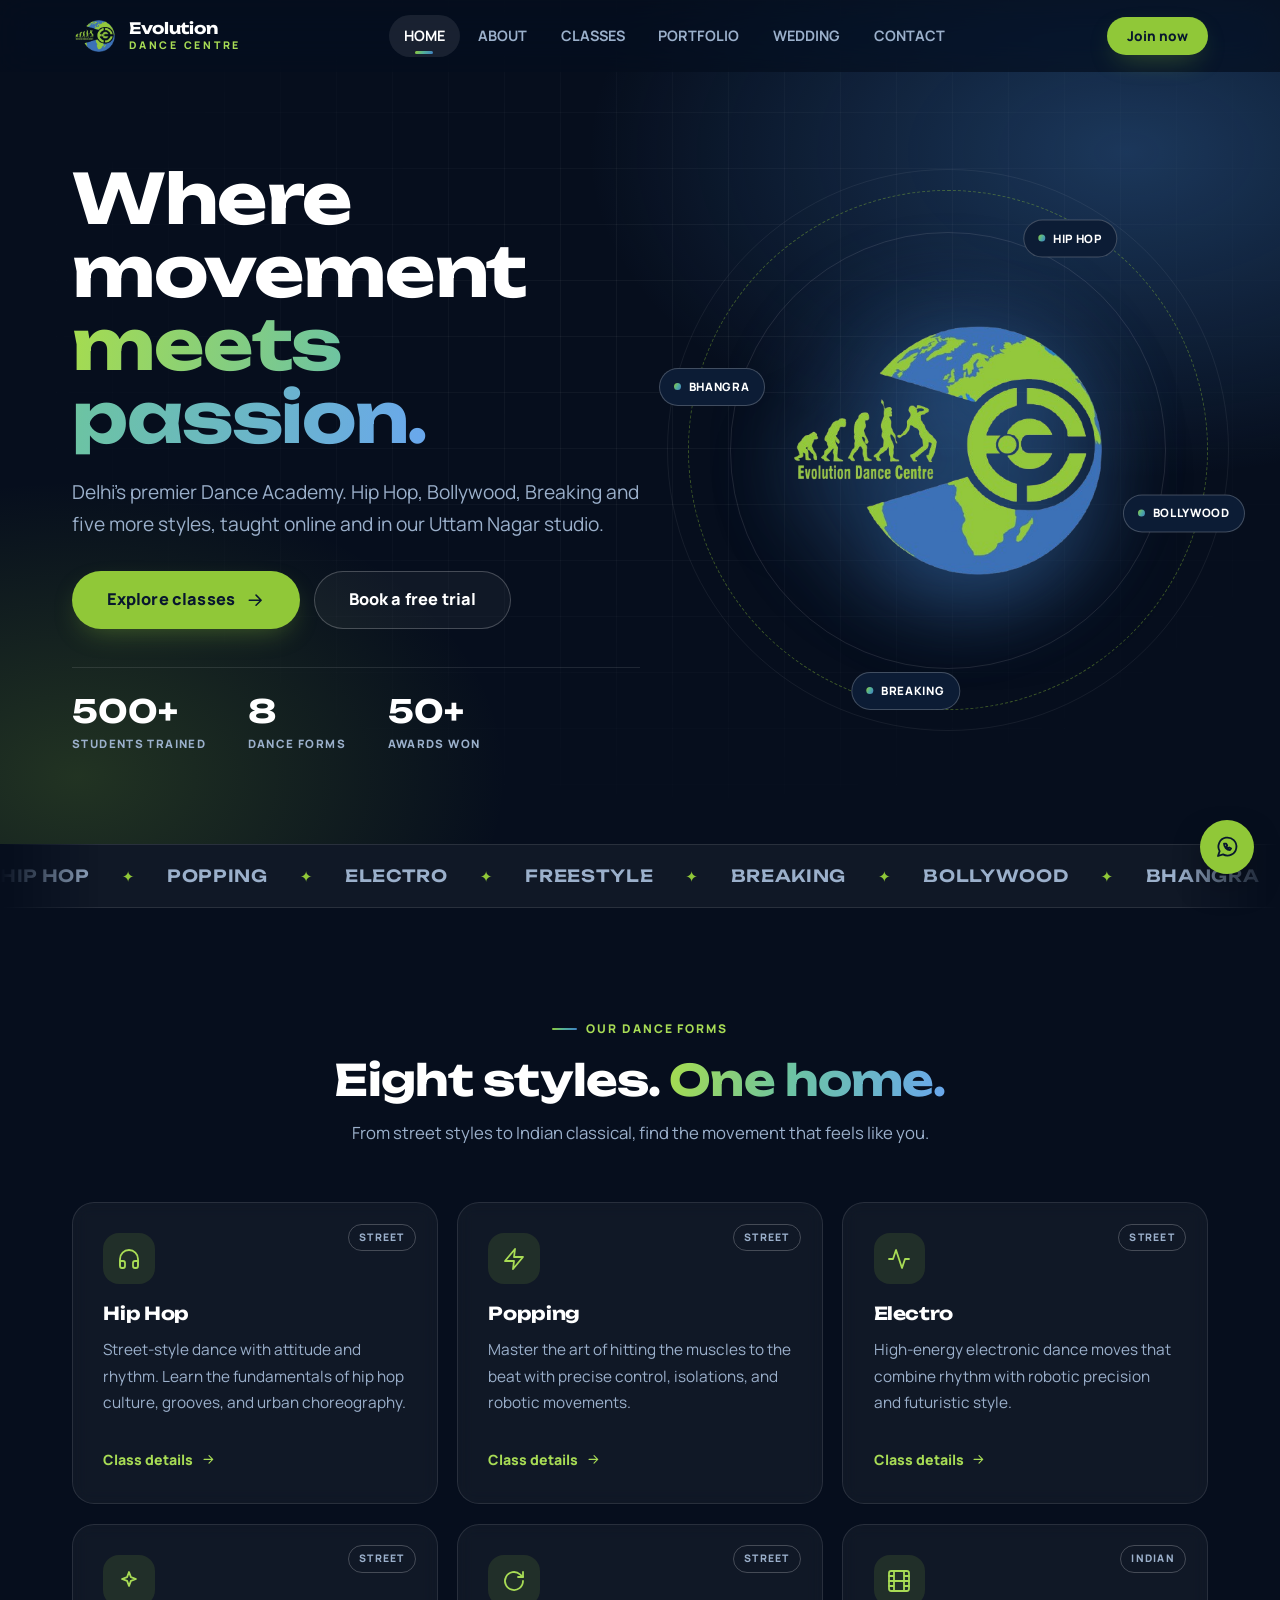
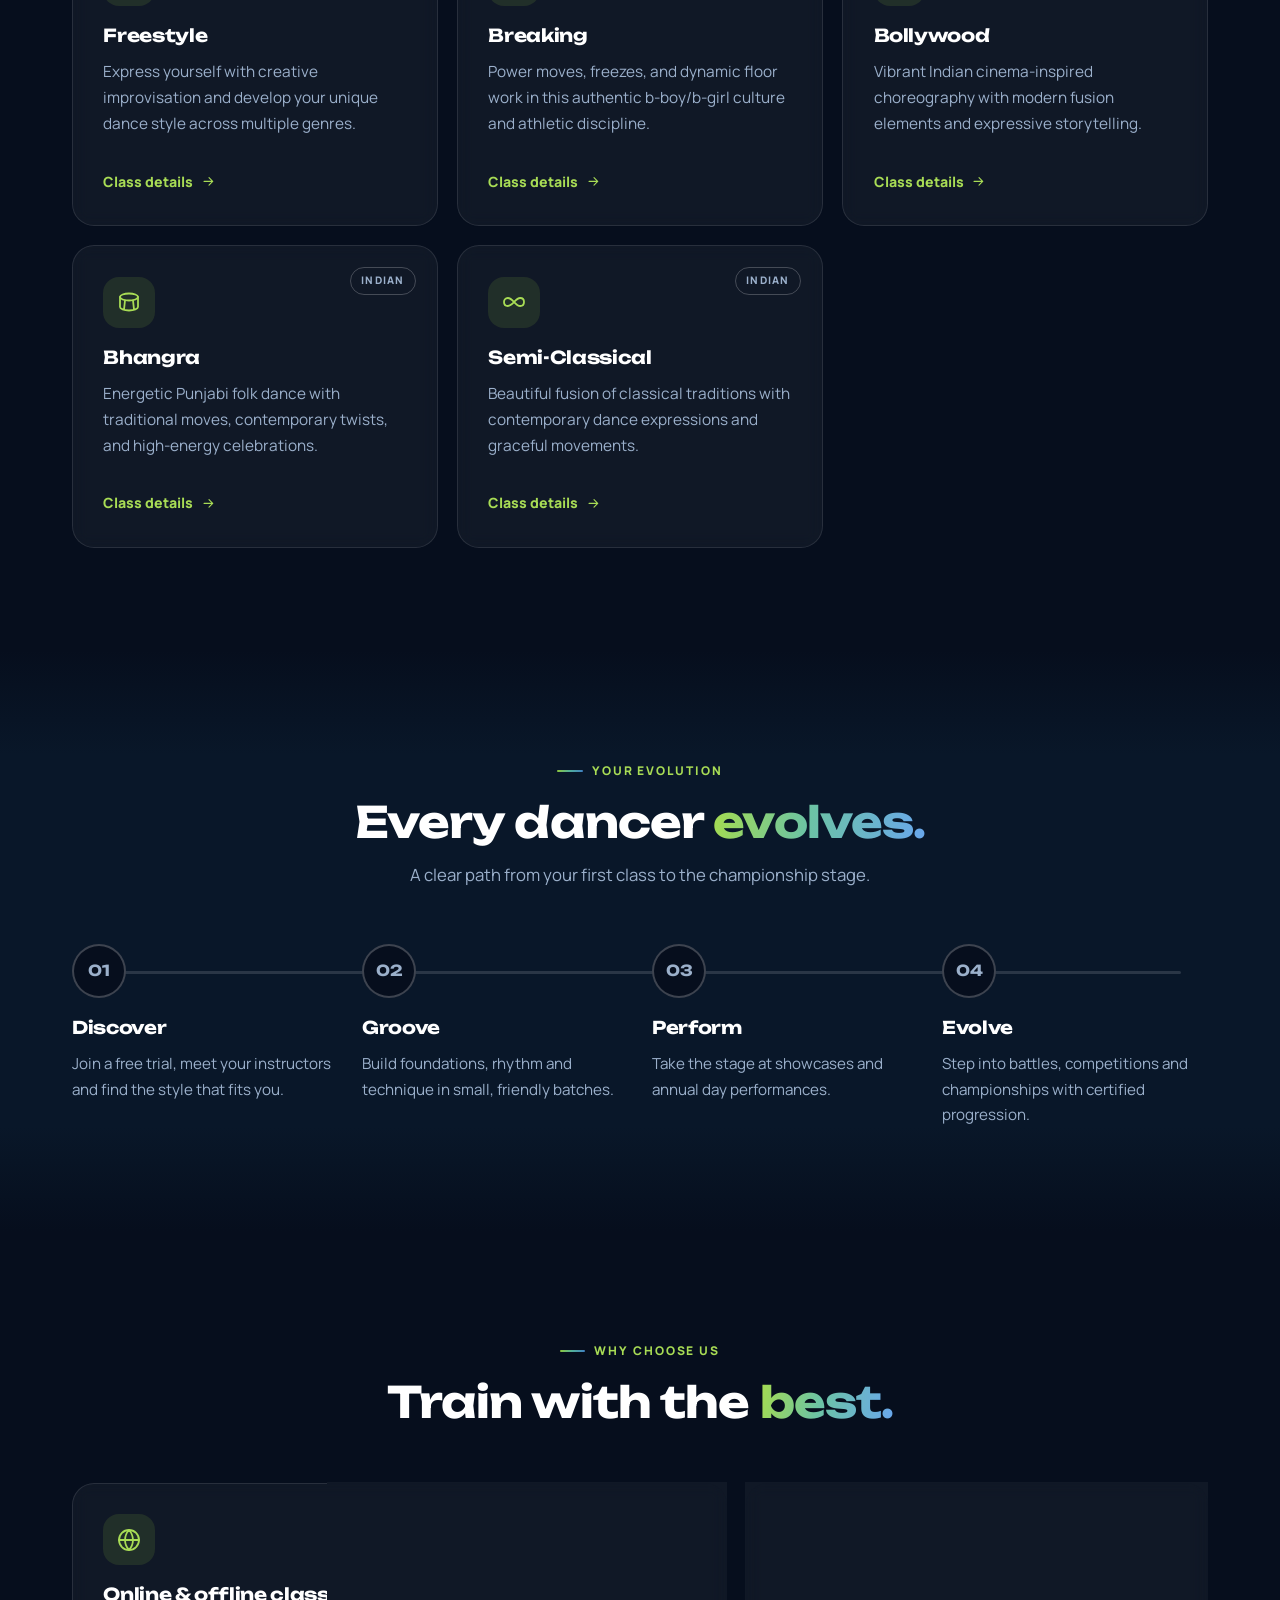
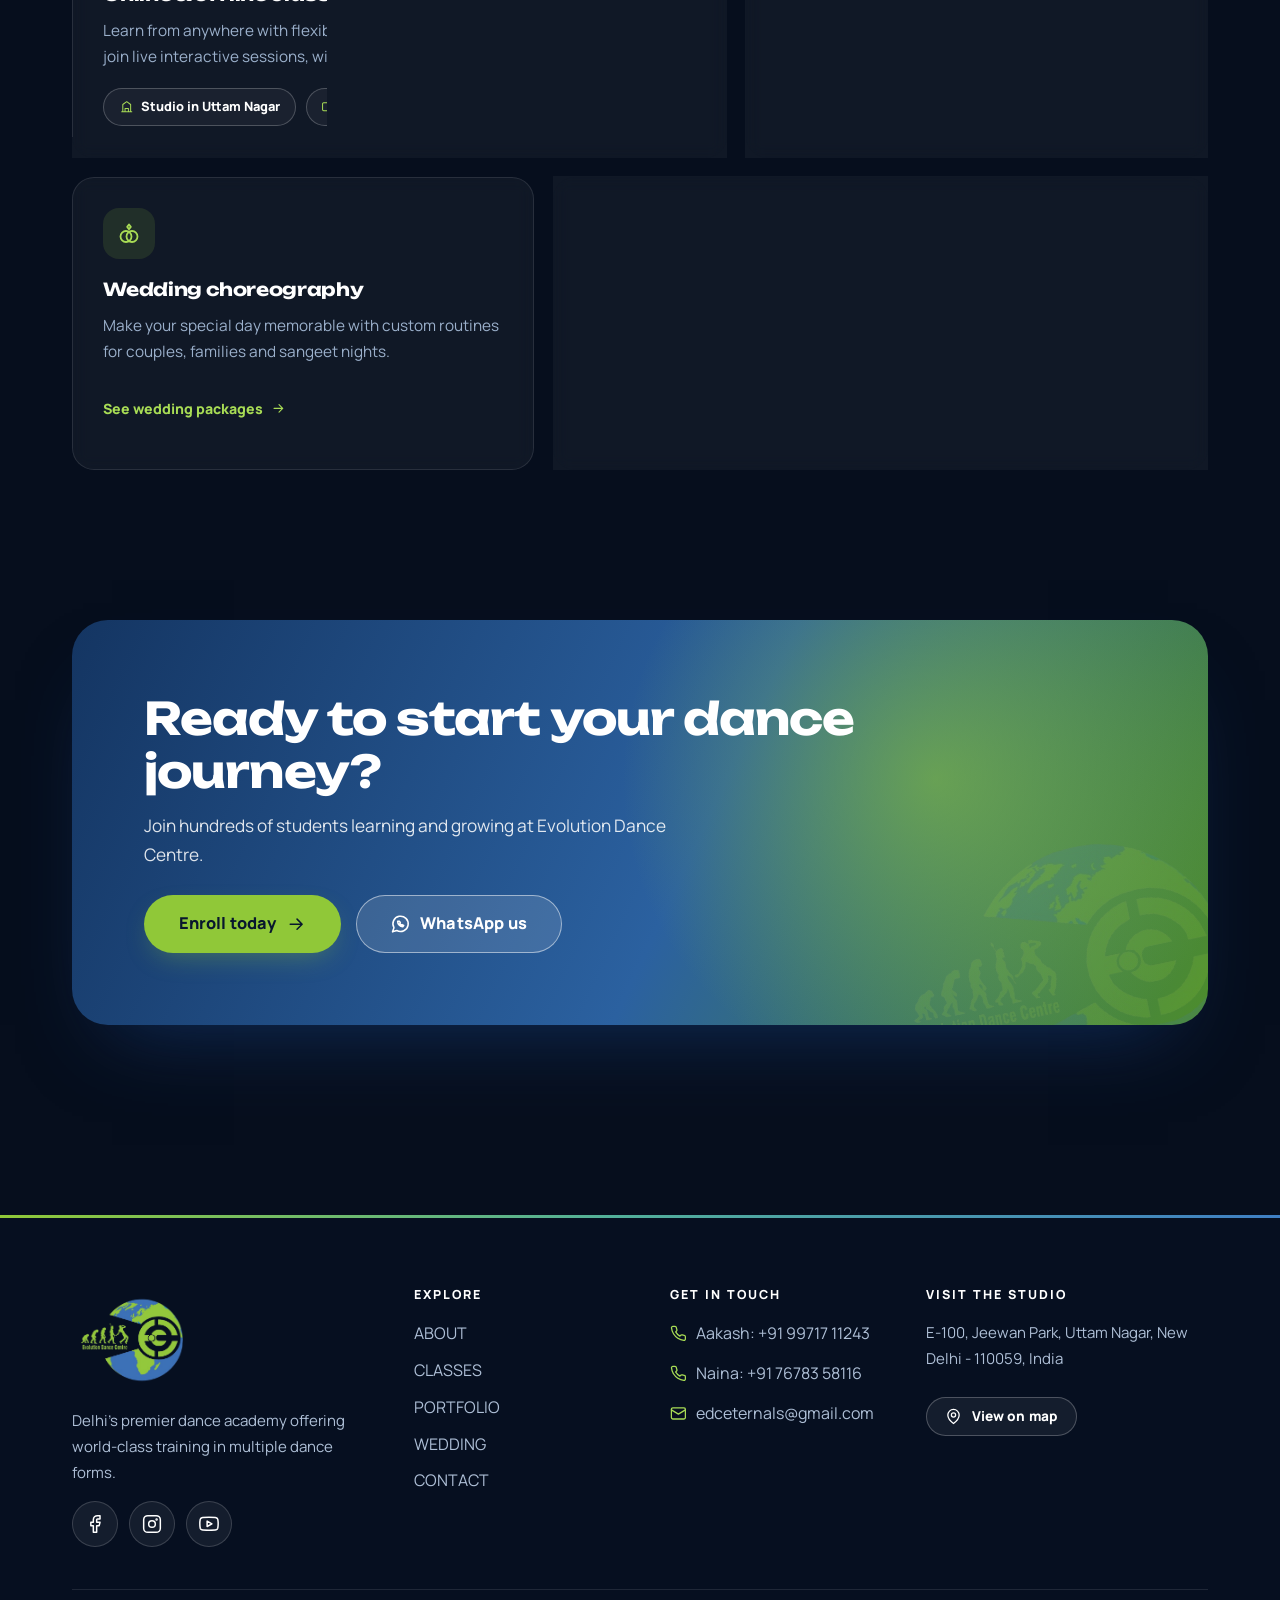
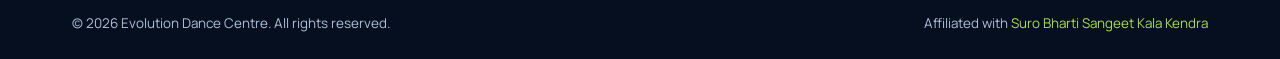
<file: index.html>
<!DOCTYPE html>
<html lang="en" data-theme="dark">
<head>
<meta charset="UTF-8">
<meta name="viewport" content="width=device-width, initial-scale=1, viewport-fit=cover">
<title>Evolution Dance Centre — Premier Dance Academy in Delhi</title>
<meta name="description" content="Evolution Dance Centre — premier dance academy in Delhi offering Hip Hop, Bollywood, Breaking, Bhangra, Classical and more. Affiliated with Suro Bharti Sangeet Kala Kendra.">
<meta name="theme-color" content="#060e1d">
<meta name="color-scheme" content="dark light">
<meta property="og:title" content="Evolution Dance Centre — Premier Dance Academy in Delhi">
<meta property="og:description" content="Evolution Dance Centre — premier dance academy in Delhi offering Hip Hop, Bollywood, Breaking, Bhangra, Classical and more. Affiliated with Suro Bharti Sangeet Kala Kendra.">
<meta property="og:type" content="website">
<link rel="icon" type="image/png" href="logo.png">
<link rel="apple-touch-icon" href="logo.png">
<link rel="preconnect" href="https://fonts.googleapis.com">
<link rel="preconnect" href="https://fonts.gstatic.com" crossorigin>
<link href="https://fonts.googleapis.com/css2?family=Manrope:wght@400;500;600;700;800&family=Unbounded:wght@500;600;700;800&display=swap" rel="stylesheet">
<link rel="stylesheet" href="styles.css">
<script type="application/ld+json">
{"@context":"https://schema.org","@type":"DanceSchool","name":"Evolution Dance Centre",
"description":"Premier dance academy in Delhi offering Hip Hop, Bollywood, Breaking, Bhangra, Classical and more.",
"image":"logo.png","telephone":"+91-99717-11243","email":"edceternals@gmail.com",
"address":{"@type":"PostalAddress","streetAddress":"E-100, Jeewan Park, Uttam Nagar","addressLocality":"New Delhi","postalCode":"110059","addressCountry":"IN"},
"sameAs":["https://www.facebook.com/share/1BMeq9kMNm/","https://www.instagram.com/evolutiondance_centre","https://youtube.com/@edceternals-g3i"]}
</script>
</head>
<body>
<svg width="0" height="0" style="position:absolute" aria-hidden="true" focusable="false"><symbol id="i-sun" viewBox="0 0 24 24"><circle cx="12" cy="12" r="4"/><path d="M12 2v2M12 20v2M4.9 4.9l1.4 1.4M17.7 17.7l1.4 1.4M2 12h2M20 12h2M4.9 19.1l1.4-1.4M17.7 6.3l1.4-1.4"/></symbol><symbol id="i-moon" viewBox="0 0 24 24"><path d="M21 12.8A9 9 0 1 1 11.2 3a7 7 0 0 0 9.8 9.8z"/></symbol><symbol id="i-arrow" viewBox="0 0 24 24"><path d="M5 12h14M13 6l6 6-6 6"/></symbol><symbol id="i-arrow-up" viewBox="0 0 24 24"><path d="M12 19V5M5 12l7-7 7 7"/></symbol><symbol id="i-check" viewBox="0 0 24 24"><path d="M5 13l4 4L19 7"/></symbol><symbol id="i-phone" viewBox="0 0 24 24"><path d="M22 16.92v3a2 2 0 0 1-2.18 2 19.79 19.79 0 0 1-8.63-3.07 19.5 19.5 0 0 1-6-6 19.79 19.79 0 0 1-3.07-8.67A2 2 0 0 1 4.11 2h3a2 2 0 0 1 2 1.72c.127.96.361 1.903.7 2.81a2 2 0 0 1-.45 2.11L8.09 9.91a16 16 0 0 0 6 6l1.27-1.27a2 2 0 0 1 2.11-.45c.907.339 1.85.573 2.81.7A2 2 0 0 1 22 16.92z"/></symbol><symbol id="i-mail" viewBox="0 0 24 24"><rect x="2" y="4" width="20" height="16" rx="2"/><path d="m22 7-10 6L2 7"/></symbol><symbol id="i-pin" viewBox="0 0 24 24"><path d="M20 10c0 6-8 12-8 12S4 16 4 10a8 8 0 0 1 16 0z"/><circle cx="12" cy="10" r="3"/></symbol><symbol id="i-clock" viewBox="0 0 24 24"><circle cx="12" cy="12" r="10"/><path d="M12 6v6l4 2"/></symbol><symbol id="i-whatsapp" viewBox="0 0 24 24"><path d="M3 21l1.65-4.9A9 9 0 1 1 8 19.4L3 21z"/><path d="M9 8.6c0 3.4 2.6 6.4 6 6.4l1.1-1.5-1.9-1-.9.8a4 4 0 0 1-1.9-1.9l.8-.9-1-1.9L9 8.6z"/></symbol><symbol id="i-facebook" viewBox="0 0 24 24"><path d="M18 2h-3a5 5 0 0 0-5 5v3H7v4h3v8h4v-8h3l1-4h-4V7a1 1 0 0 1 1-1h3z"/></symbol><symbol id="i-instagram" viewBox="0 0 24 24"><rect x="2" y="2" width="20" height="20" rx="5"/><circle cx="12" cy="12" r="4"/><circle cx="17.5" cy="6.5" r=".6"/></symbol><symbol id="i-youtube" viewBox="0 0 24 24"><path d="M22.54 6.42a2.78 2.78 0 0 0-1.94-2C18.88 4 12 4 12 4s-6.88 0-8.6.46a2.78 2.78 0 0 0-1.94 2A29 29 0 0 0 1 11.75a29 29 0 0 0 .46 5.33A2.78 2.78 0 0 0 3.4 19c1.72.46 8.6.46 8.6.46s6.88 0 8.6-.46a2.78 2.78 0 0 0 1.94-2 29 29 0 0 0 .46-5.25 29 29 0 0 0-.46-5.33z"/><path d="M9.75 15.02 15.5 11.75 9.75 8.48z"/></symbol><symbol id="i-play" viewBox="0 0 24 24"><path d="M7 4.5v15a1 1 0 0 0 1.5.86l12.5-7.5a1 1 0 0 0 0-1.72L8.5 3.64A1 1 0 0 0 7 4.5z" fill="currentColor" stroke="none"/></symbol><symbol id="i-users" viewBox="0 0 24 24"><path d="M17 21v-2a4 4 0 0 0-4-4H5a4 4 0 0 0-4 4v2"/><circle cx="9" cy="7" r="4"/><path d="M23 21v-2a4 4 0 0 0-3-3.87M16 3.13a4 4 0 0 1 0 7.75"/></symbol><symbol id="i-award" viewBox="0 0 24 24"><circle cx="12" cy="8" r="6"/><path d="M15.477 12.89 17 22l-5-3-5 3 1.523-9.11"/></symbol><symbol id="i-globe" viewBox="0 0 24 24"><circle cx="12" cy="12" r="10"/><path d="M2 12h20M12 2a15.3 15.3 0 0 1 4 10 15.3 15.3 0 0 1-4 10 15.3 15.3 0 0 1-4-10 15.3 15.3 0 0 1 4-10z"/></symbol><symbol id="i-building" viewBox="0 0 24 24"><path d="M3 21h18M5 21V8l7-5 7 5v13M9 21v-6h6v6"/></symbol><symbol id="i-video" viewBox="0 0 24 24"><path d="m23 7-7 5 7 5V7z"/><rect x="1" y="5" width="15" height="14" rx="2"/></symbol><symbol id="i-heart" viewBox="0 0 24 24"><path d="M20.84 4.61a5.5 5.5 0 0 0-7.78 0L12 5.67l-1.06-1.06a5.5 5.5 0 0 0-7.78 7.78l1.06 1.06L12 21.23l7.78-7.78 1.06-1.06a5.5 5.5 0 0 0 0-7.78z"/></symbol><symbol id="i-star" viewBox="0 0 24 24"><path d="m12 2 3.09 6.26L22 9.27l-5 4.87 1.18 6.88L12 17.77l-6.18 3.25L7 14.14 2 9.27l6.91-1.01L12 2z"/></symbol><symbol id="i-target" viewBox="0 0 24 24"><circle cx="12" cy="12" r="10"/><circle cx="12" cy="12" r="6"/><circle cx="12" cy="12" r="2"/></symbol><symbol id="i-eye" viewBox="0 0 24 24"><path d="M1 12s4-8 11-8 11 8 11 8-4 8-11 8-11-8-11-8z"/><circle cx="12" cy="12" r="3"/></symbol><symbol id="i-music" viewBox="0 0 24 24"><path d="M9 18V5l12-2v13"/><circle cx="6" cy="18" r="3"/><circle cx="18" cy="16" r="3"/></symbol><symbol id="i-sparkles" viewBox="0 0 24 24"><path d="M12 3l1.9 5.1L19 10l-5.1 1.9L12 17l-1.9-5.1L5 10l5.1-1.9L12 3z"/><path d="M19 17l.7 1.8 1.8.7-1.8.7L19 22l-.7-1.8-1.8-.7 1.8-.7L19 17z"/></symbol><symbol id="i-rings" viewBox="0 0 24 24"><circle cx="9" cy="14.5" r="5.5"/><circle cx="15" cy="14.5" r="5.5"/><path d="M12 2.5l1.8 2.4L12 7.3 10.2 4.9 12 2.5z"/></symbol><symbol id="i-calendar" viewBox="0 0 24 24"><rect x="3" y="4" width="18" height="18" rx="2"/><path d="M16 2v4M8 2v4M3 10h18"/></symbol><symbol id="i-hiphop" viewBox="0 0 24 24"><path d="M3 18v-6a9 9 0 0 1 18 0v6"/><path d="M21 19a2 2 0 0 1-2 2h-1a2 2 0 0 1-2-2v-3a2 2 0 0 1 2-2h3zM3 19a2 2 0 0 0 2 2h1a2 2 0 0 0 2-2v-3a2 2 0 0 0-2-2H3z"/></symbol><symbol id="i-popping" viewBox="0 0 24 24"><path d="M13 2 3 14h9l-1 8 10-12h-9l1-8z"/></symbol><symbol id="i-electro" viewBox="0 0 24 24"><path d="M22 12h-4l-3 9L9 3l-3 9H2"/></symbol><symbol id="i-freestyle" viewBox="0 0 24 24"><path d="M12 3l1.9 5.1L19 10l-5.1 1.9L12 17l-1.9-5.1L5 10l5.1-1.9L12 3z"/></symbol><symbol id="i-breaking" viewBox="0 0 24 24"><path d="M21 12a9 9 0 1 1-3-6.7L21 8"/><path d="M21 3v5h-5"/></symbol><symbol id="i-bollywood" viewBox="0 0 24 24"><rect x="2" y="2" width="20" height="20" rx="2.2"/><path d="M7 2v20M17 2v20M2 12h20M2 7h5M2 17h5M17 17h5M17 7h5"/></symbol><symbol id="i-bhangra" viewBox="0 0 24 24"><ellipse cx="12" cy="7" rx="9" ry="3.5"/><path d="M3 7v10c0 1.9 4 3.5 9 3.5s9-1.6 9-3.5V7M8 10.5l-1 9M16 10.5l1 9"/></symbol><symbol id="i-classical" viewBox="0 0 24 24"><circle cx="12" cy="12" r="2.4"/><path d="M12 9.6C9.5 7 9.8 4 12 2c2.2 2 2.5 5 0 7.6zM14.4 12c2.6-2.5 5.6-2.2 7.6 0-2 2.2-5 2.5-7.6 0zM12 14.4c2.5 2.6 2.2 5.6 0 7.6-2.2-2-2.5-5 0-7.6zM9.6 12C7 14.5 4 14.2 2 12c2-2.2 5-2.5 7.6 0z"/></symbol><symbol id="i-semi" viewBox="0 0 24 24"><path d="M18.178 8c5.096 0 5.096 8 0 8-5.095 0-7.133-8-12.356-8-5.096 0-5.096 8 0 8 5.223 0 7.26-8 12.356-8z"/></symbol></svg>
<a class="skip" href="#main">Skip to content</a>
<div class="progress" aria-hidden="true"><span id="progress"></span></div>
<header class="site-header" id="header">
  <div class="container header-inner">
    <a class="brand" href="index.html" aria-label="Evolution Dance Centre — home">
      <img src="logo.png" alt="" width="46" height="40">
      <span class="brand-text"><strong>Evolution</strong><small>Dance Centre</small></span>
    </a>
    <nav class="site-nav" id="siteNav" aria-label="Main navigation">
      <ul><li><a class="nl" href="index.html" aria-current="page">HOME</a></li><li><a class="nl" href="about.html">ABOUT</a></li><li><a class="nl" href="classes.html">CLASSES</a></li><li><a class="nl" href="portfolio.html">PORTFOLIO</a></li><li><a class="nl" href="wedding.html">WEDDING</a></li><li><a class="nl" href="contact.html">CONTACT</a></li></ul>
      <div class="nav-extra">
        <a class="btn btn-primary btn-block" href="contact.html">Book a free trial <svg class="ic ic-arrow" aria-hidden="true" focusable="false"><use href="#i-arrow"/></svg></a>
        <div class="nav-contact">
          <a href="tel:+919971711243"><svg class="ic" aria-hidden="true" focusable="false"><use href="#i-phone"/></svg> Aakash · +91 99717 11243</a>
          <a href="tel:+917678358116"><svg class="ic" aria-hidden="true" focusable="false"><use href="#i-phone"/></svg> Naina · +91 76783 58116</a>
          <a href="mailto:edceternals@gmail.com"><svg class="ic" aria-hidden="true" focusable="false"><use href="#i-mail"/></svg> edceternals@gmail.com</a>
        </div>
      </div>
    </nav>
    <div class="header-actions">
      <a class="btn btn-primary btn-sm header-cta" href="contact.html">Join now</a>
      <button class="icon-btn nav-toggle" id="navToggle" type="button" aria-expanded="false" aria-controls="siteNav" aria-label="Open menu">
        <span class="bars"><i></i><i></i><i></i></span>
      </button>
    </div>
  </div>
</header>
<div class="nav-scrim" id="navScrim"></div>
<main id="main">
<section class="hero">
  <div class="container hero-grid">
    <div class="hero-copy">
      <h1 class="reveal" style="--d:.08s">Where movement <span class="grad-text">meets passion.</span></h1>
      <p class="lead reveal" style="--d:.16s">Delhi's premier Dance Academy. Hip Hop, Bollywood, Breaking and five more styles, taught online and in our Uttam Nagar studio.</p>
      <div class="hero-cta reveal" style="--d:.24s">
        <a class="btn btn-primary btn-lg" href="classes.html">Explore classes <svg class="ic ic-arrow" aria-hidden="true" focusable="false"><use href="#i-arrow"/></svg></a>
        <a class="btn btn-ghost btn-lg" href="contact.html">Book a free trial</a>
      </div>
      <div class="hero-stats reveal" style="--d:.32s">
        <div><strong data-count="500" data-suffix="+">500+</strong><span>Students trained</span></div>
        <div><strong data-count="8">8</strong><span>Dance forms</span></div>
        <div><strong data-count="50" data-suffix="+">50+</strong><span>Awards won</span></div>
      </div>
    </div>
    <div class="hero-visual reveal" style="--d:.2s">
      <div class="orb" aria-hidden="true">
        <div class="orb-glow"></div>
        <span class="ring r3"></span><span class="ring r1"></span><span class="ring r2"></span>
        <div class="orb-core"><img src="logo.png" alt="" width="535" height="466" fetchpriority="high"></div>
        <div class="orbit">
          <div class="chip-o" style="--a:-60deg"><span>Hip Hop</span></div>
          <div class="chip-o" style="--a:15deg"><span>Bollywood</span></div>
          <div class="chip-o" style="--a:100deg"><span>Breaking</span></div>
          <div class="chip-o" style="--a:195deg"><span>Bhangra</span></div>
        </div>
      </div>
    </div>
  </div>
</section>

<div class="marquee" aria-hidden="true"><div class="marquee-track"><span>Hip Hop</span><span>Popping</span><span>Electro</span><span>Freestyle</span><span>Breaking</span><span>Bollywood</span><span>Bhangra</span><span>Semi-Classical</span><span>Hip Hop</span><span>Popping</span><span>Electro</span><span>Freestyle</span><span>Breaking</span><span>Bollywood</span><span>Bhangra</span><span>Classical</span><span>Semi-Classical</span></div></div>

<section class="section" id="forms">
  <div class="container">
    <div class="section-head reveal">
      <span class="eyebrow">Our dance forms</span>
      <h2>Eight styles. <span class="grad-text">One home.</span></h2>
      <p>From street styles to Indian classical, find the movement that feels like you.</p>
    </div>
    <div class="dance-grid" data-stagger>
      <a class="card reveal" href="classes.html#hip-hop">
        <span class="tag">Street</span>
        <div class="icon-badge"><svg class="ic" aria-hidden="true" focusable="false"><use href="#i-hiphop"/></svg></div>
        <h3>Hip Hop</h3>
        <p>Street-style dance with attitude and rhythm. Learn the fundamentals of hip hop culture, grooves, and urban choreography.</p>
        <span class="more">Class details <svg class="ic" aria-hidden="true" focusable="false"><use href="#i-arrow"/></svg></span>
      </a>
      <a class="card reveal" href="classes.html#popping">
        <span class="tag">Street</span>
        <div class="icon-badge"><svg class="ic" aria-hidden="true" focusable="false"><use href="#i-popping"/></svg></div>
        <h3>Popping</h3>
        <p>Master the art of hitting the muscles to the beat with precise control, isolations, and robotic movements.</p>
        <span class="more">Class details <svg class="ic" aria-hidden="true" focusable="false"><use href="#i-arrow"/></svg></span>
      </a>
      <a class="card reveal" href="classes.html#electro">
        <span class="tag">Street</span>
        <div class="icon-badge"><svg class="ic" aria-hidden="true" focusable="false"><use href="#i-electro"/></svg></div>
        <h3>Electro</h3>
        <p>High-energy electronic dance moves that combine rhythm with robotic precision and futuristic style.</p>
        <span class="more">Class details <svg class="ic" aria-hidden="true" focusable="false"><use href="#i-arrow"/></svg></span>
      </a>
      <a class="card reveal" href="classes.html#freestyle">
        <span class="tag">Street</span>
        <div class="icon-badge"><svg class="ic" aria-hidden="true" focusable="false"><use href="#i-freestyle"/></svg></div>
        <h3>Freestyle</h3>
        <p>Express yourself with creative improvisation and develop your unique dance style across multiple genres.</p>
        <span class="more">Class details <svg class="ic" aria-hidden="true" focusable="false"><use href="#i-arrow"/></svg></span>
      </a>
      <a class="card reveal" href="classes.html#breaking">
        <span class="tag">Street</span>
        <div class="icon-badge"><svg class="ic" aria-hidden="true" focusable="false"><use href="#i-breaking"/></svg></div>
        <h3>Breaking</h3>
        <p>Power moves, freezes, and dynamic floor work in this authentic b-boy/b-girl culture and athletic discipline.</p>
        <span class="more">Class details <svg class="ic" aria-hidden="true" focusable="false"><use href="#i-arrow"/></svg></span>
      </a>
      <a class="card reveal" href="classes.html#bollywood">
        <span class="tag">Indian</span>
        <div class="icon-badge"><svg class="ic" aria-hidden="true" focusable="false"><use href="#i-bollywood"/></svg></div>
        <h3>Bollywood</h3>
        <p>Vibrant Indian cinema-inspired choreography with modern fusion elements and expressive storytelling.</p>
        <span class="more">Class details <svg class="ic" aria-hidden="true" focusable="false"><use href="#i-arrow"/></svg></span>
      </a>
      <a class="card reveal" href="classes.html#bhangra">
        <span class="tag">Indian</span>
        <div class="icon-badge"><svg class="ic" aria-hidden="true" focusable="false"><use href="#i-bhangra"/></svg></div>
        <h3>Bhangra</h3>
        <p>Energetic Punjabi folk dance with traditional moves, contemporary twists, and high-energy celebrations.</p>
        <span class="more">Class details <svg class="ic" aria-hidden="true" focusable="false"><use href="#i-arrow"/></svg></span>
      </a>
      <a class="card reveal" href="classes.html#semi-classical">
        <span class="tag">Indian</span>
        <div class="icon-badge"><svg class="ic" aria-hidden="true" focusable="false"><use href="#i-semi"/></svg></div>
        <h3>Semi-Classical</h3>
        <p>Beautiful fusion of classical traditions with contemporary dance expressions and graceful movements.</p>
        <span class="more">Class details <svg class="ic" aria-hidden="true" focusable="false"><use href="#i-arrow"/></svg></span>
      </a>
    </div>
  </div>
</section>

<section class="section section-alt" id="journey">
  <div class="container">
    <div class="section-head reveal">
      <span class="eyebrow">Your evolution</span>
      <h2>Every dancer <span class="grad-text">evolves.</span></h2>
      <p>A clear path from your first class to the championship stage.</p>
    </div>
    <ol class="path">
      <li class="path-step reveal"><span class="path-num">01</span><h3>Discover</h3><p>Join a free trial, meet your instructors and find the style that fits you.</p></li>
      <li class="path-step reveal" style="--d:.1s"><span class="path-num">02</span><h3>Groove</h3><p>Build foundations, rhythm and technique in small, friendly batches.</p></li>
      <li class="path-step reveal" style="--d:.2s"><span class="path-num">03</span><h3>Perform</h3><p>Take the stage at showcases and annual day performances.</p></li>
      <li class="path-step reveal" style="--d:.3s"><span class="path-num">04</span><h3>Evolve</h3><p>Step into battles, competitions and championships with certified progression.</p></li>
    </ol>
  </div>
</section>

<section class="section" id="why">
  <div class="container">
    <div class="section-head reveal">
      <span class="eyebrow">Why choose us</span>
      <h2>Train with the <span class="grad-text">best.</span></h2>
    </div>
    <div class="bento" data-stagger>
      <article class="card b-7 reveal">
        <div class="icon-badge"><svg class="ic" aria-hidden="true" focusable="false"><use href="#i-globe"/></svg></div>
        <h3>Online &amp; offline classes</h3>
        <p>Learn from anywhere with flexible class options. Train in our Uttam Nagar studio or join live interactive sessions, with recordings to practise between classes.</p>
        <div class="chip-row"><span class="chip-s"><svg class="ic" aria-hidden="true" focusable="false"><use href="#i-building"/></svg> Studio in Uttam Nagar</span><span class="chip-s"><svg class="ic" aria-hidden="true" focusable="false"><use href="#i-video"/></svg> Live on Zoom</span></div>
      </article>
      <article class="card b-5 reveal">
        <div class="icon-badge"><svg class="ic" aria-hidden="true" focusable="false"><use href="#i-users"/></svg></div>
        <h3>Expert instructors</h3>
        <p>Learn from certified, experienced dance professionals with years of performance and teaching expertise.</p>
      </article>
      <a class="card b-5 reveal" href="wedding.html">
        <div class="icon-badge"><svg class="ic" aria-hidden="true" focusable="false"><use href="#i-rings"/></svg></div>
        <h3>Wedding choreography</h3>
        <p>Make your special day memorable with custom routines for couples, families and sangeet nights.</p>
        <span class="more">See wedding packages <svg class="ic" aria-hidden="true" focusable="false"><use href="#i-arrow"/></svg></span>
      </a>
      <article class="card b-7 reveal">
        <div class="icon-badge"><svg class="ic" aria-hidden="true" focusable="false"><use href="#i-award"/></svg></div>
        <h3>Certified programs</h3>
        <div class="big-mark grad-text">SBSKK</div>
        <p>Affiliated with Suro Bharti Sangeet Kala Kendra, offering recognised certification courses.</p>
      </article>
    </div>
  </div>
</section>

<section class="section" style="padding-top:clamp(2rem,5vw,3rem)">
  <div class="container">
    <div class="cta reveal">
      <h2>Ready to start your dance journey?</h2>
      <p>Join hundreds of students learning and growing at Evolution Dance Centre.</p>
      <div class="hero-cta"><a class="btn btn-primary btn-lg" href="contact.html">Enroll today <svg class="ic ic-arrow" aria-hidden="true" focusable="false"><use href="#i-arrow"/></svg></a><a class="btn btn-ghost btn-lg" href="https://wa.me/919971711243?text=Hi%20Evolution%20Dance%20Centre!" target="_blank" rel="noopener"><svg class="ic" aria-hidden="true" focusable="false"><use href="#i-whatsapp"/></svg> WhatsApp us</a></div>
    </div>
  </div>
</section>

</main>

<footer class="site-footer">
  <div class="container">
    <div class="footer-grid">
      <div class="footer-brand">
        <img src="logo.png" alt="Evolution Dance Centre" width="120" height="105" loading="lazy">
        <p>Delhi's premier dance academy offering world-class training in multiple dance forms.</p>
        <div class="socials">
          <a href="https://www.facebook.com/share/1BMeq9kMNm/?mibextid=wwXIfr" target="_blank" rel="noopener" aria-label="Facebook"><svg class="ic" aria-hidden="true" focusable="false"><use href="#i-facebook"/></svg></a>
          <a href="https://www.instagram.com/evolutiondance_centre?igsh=aGJnZWt2N3cwN3Jk" target="_blank" rel="noopener" aria-label="Instagram"><svg class="ic" aria-hidden="true" focusable="false"><use href="#i-instagram"/></svg></a>
          <a href="https://youtube.com/@edceternals-g3i?si=o3Gl9xt_s5TvM05G" target="_blank" rel="noopener" aria-label="YouTube"><svg class="ic" aria-hidden="true" focusable="false"><use href="#i-youtube"/></svg></a>
        </div>
      </div>
      <div>
        <h4>Explore</h4>
        <ul>
          <li><a href="about.html">ABOUT</a></li>
          <li><a href="classes.html">CLASSES</a></li>
          <li><a href="portfolio.html">PORTFOLIO</a></li>
          <li><a href="wedding.html">WEDDING</a></li>
          <li><a href="contact.html">CONTACT</a></li>
        </ul>
      </div>
      <div>
        <h4>Get in touch</h4>
        <ul class="f-contact">
          <li><a href="tel:+919971711243"><svg class="ic" aria-hidden="true" focusable="false"><use href="#i-phone"/></svg> Aakash: +91 99717 11243</a></li>
          <li><a href="tel:+917678358116"><svg class="ic" aria-hidden="true" focusable="false"><use href="#i-phone"/></svg> Naina: +91 76783 58116</a></li>
          <li><a href="mailto:edceternals@gmail.com"><svg class="ic" aria-hidden="true" focusable="false"><use href="#i-mail"/></svg> edceternals@gmail.com</a></li>
        </ul>
      </div>
      <div>
        <h4>Visit the studio</h4>
        <p>E-100, Jeewan Park, Uttam Nagar, New Delhi - 110059, India</p>
        <a class="btn btn-ghost btn-sm" href="https://maps.app.goo.gl/cfJKi5iW6E18Kwmt6?g_st=ic" target="_blank" rel="noopener"><svg class="ic" aria-hidden="true" focusable="false"><use href="#i-pin"/></svg> View on map</a>
      </div>
    </div>
    <div class="footer-bottom">
      <p>&copy; <span data-year>2026</span> Evolution Dance Centre. All rights reserved.</p>
      <p>Affiliated with <a href="https://sskalakendra.org" target="_blank" rel="noopener">Suro Bharti Sangeet Kala Kendra</a></p>
    </div>
  </div>
</footer>

<div class="fabs">
  <button class="fab fab-top" id="toTop" type="button" aria-label="Back to top"><svg class="ic" aria-hidden="true" focusable="false"><use href="#i-arrow-up"/></svg></button>
  <a class="fab fab-wa" href="https://wa.me/919971711243?text=Hi%20Evolution%20Dance%20Centre!" target="_blank" rel="noopener" aria-label="Chat on WhatsApp"><svg class="ic" aria-hidden="true" focusable="false"><use href="#i-whatsapp"/></svg></a>
</div>

<script src="script.js"></script>
</body>
</html>
</file>
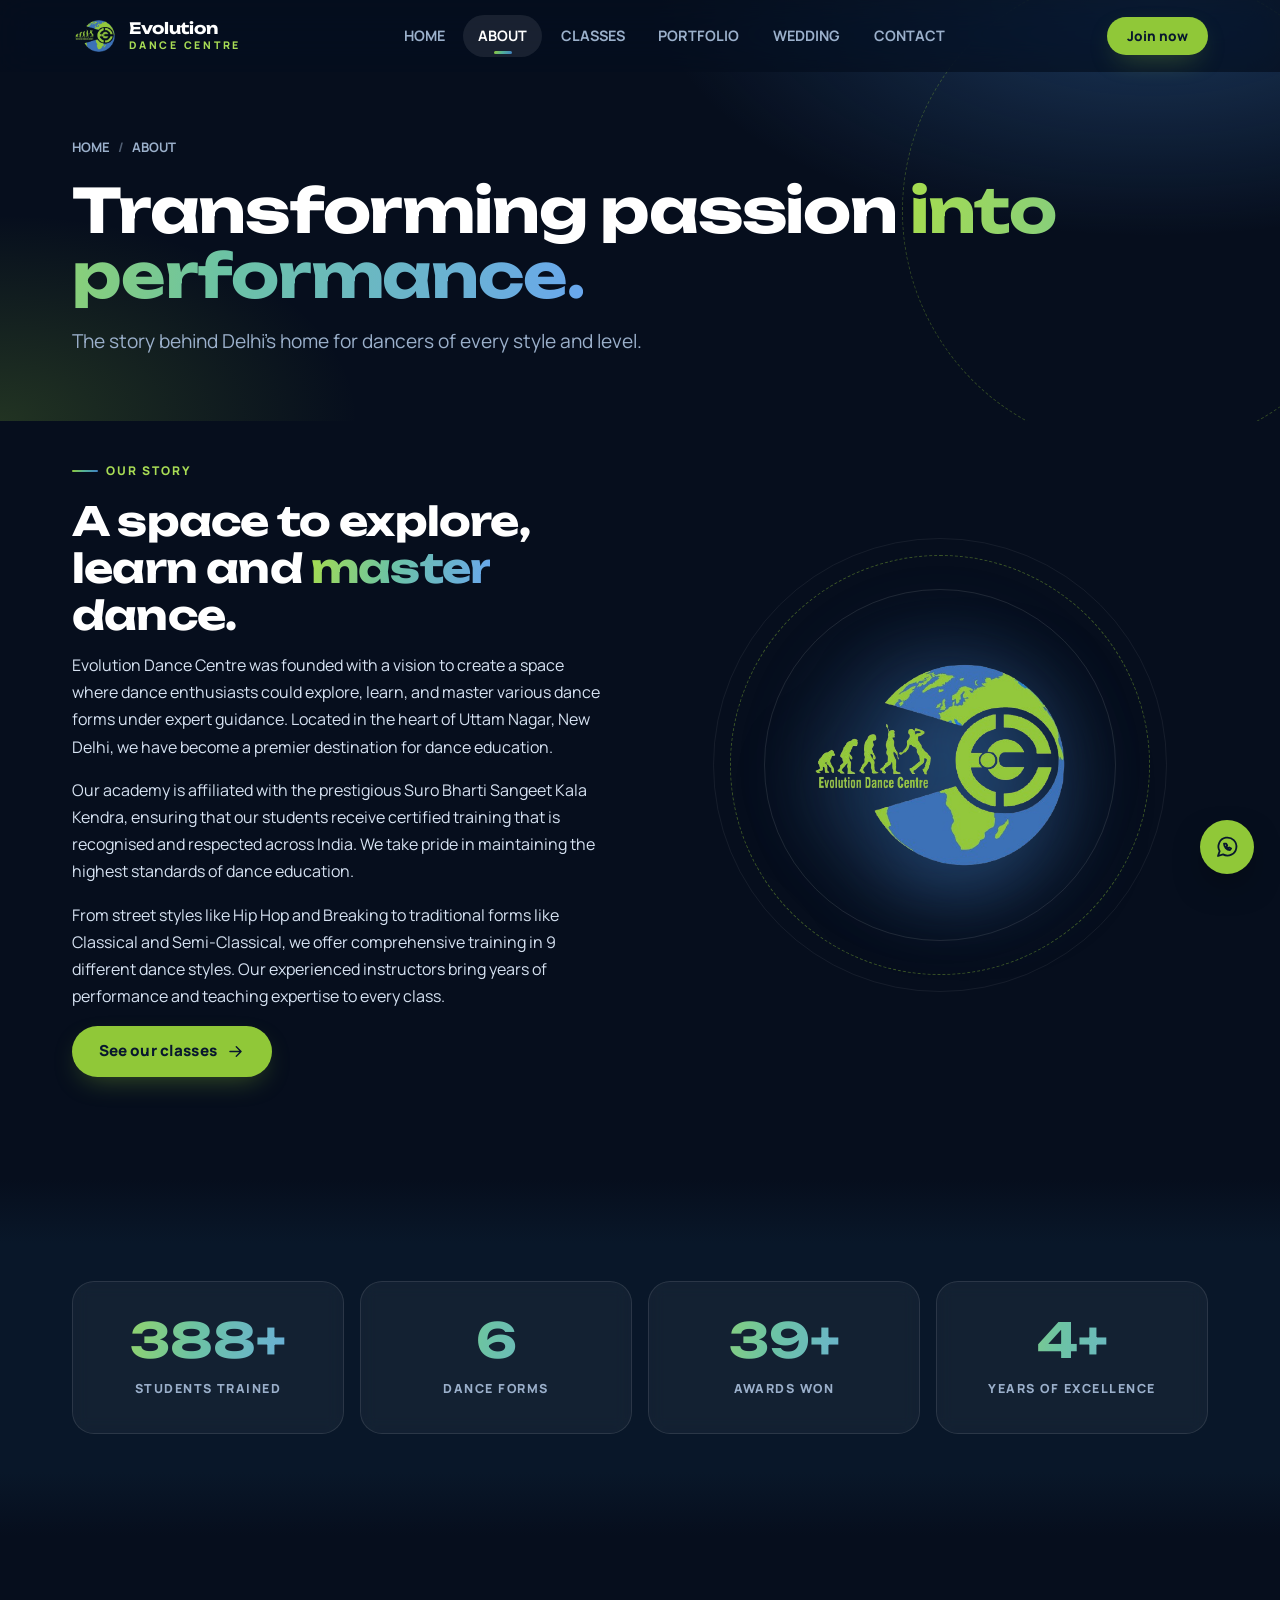
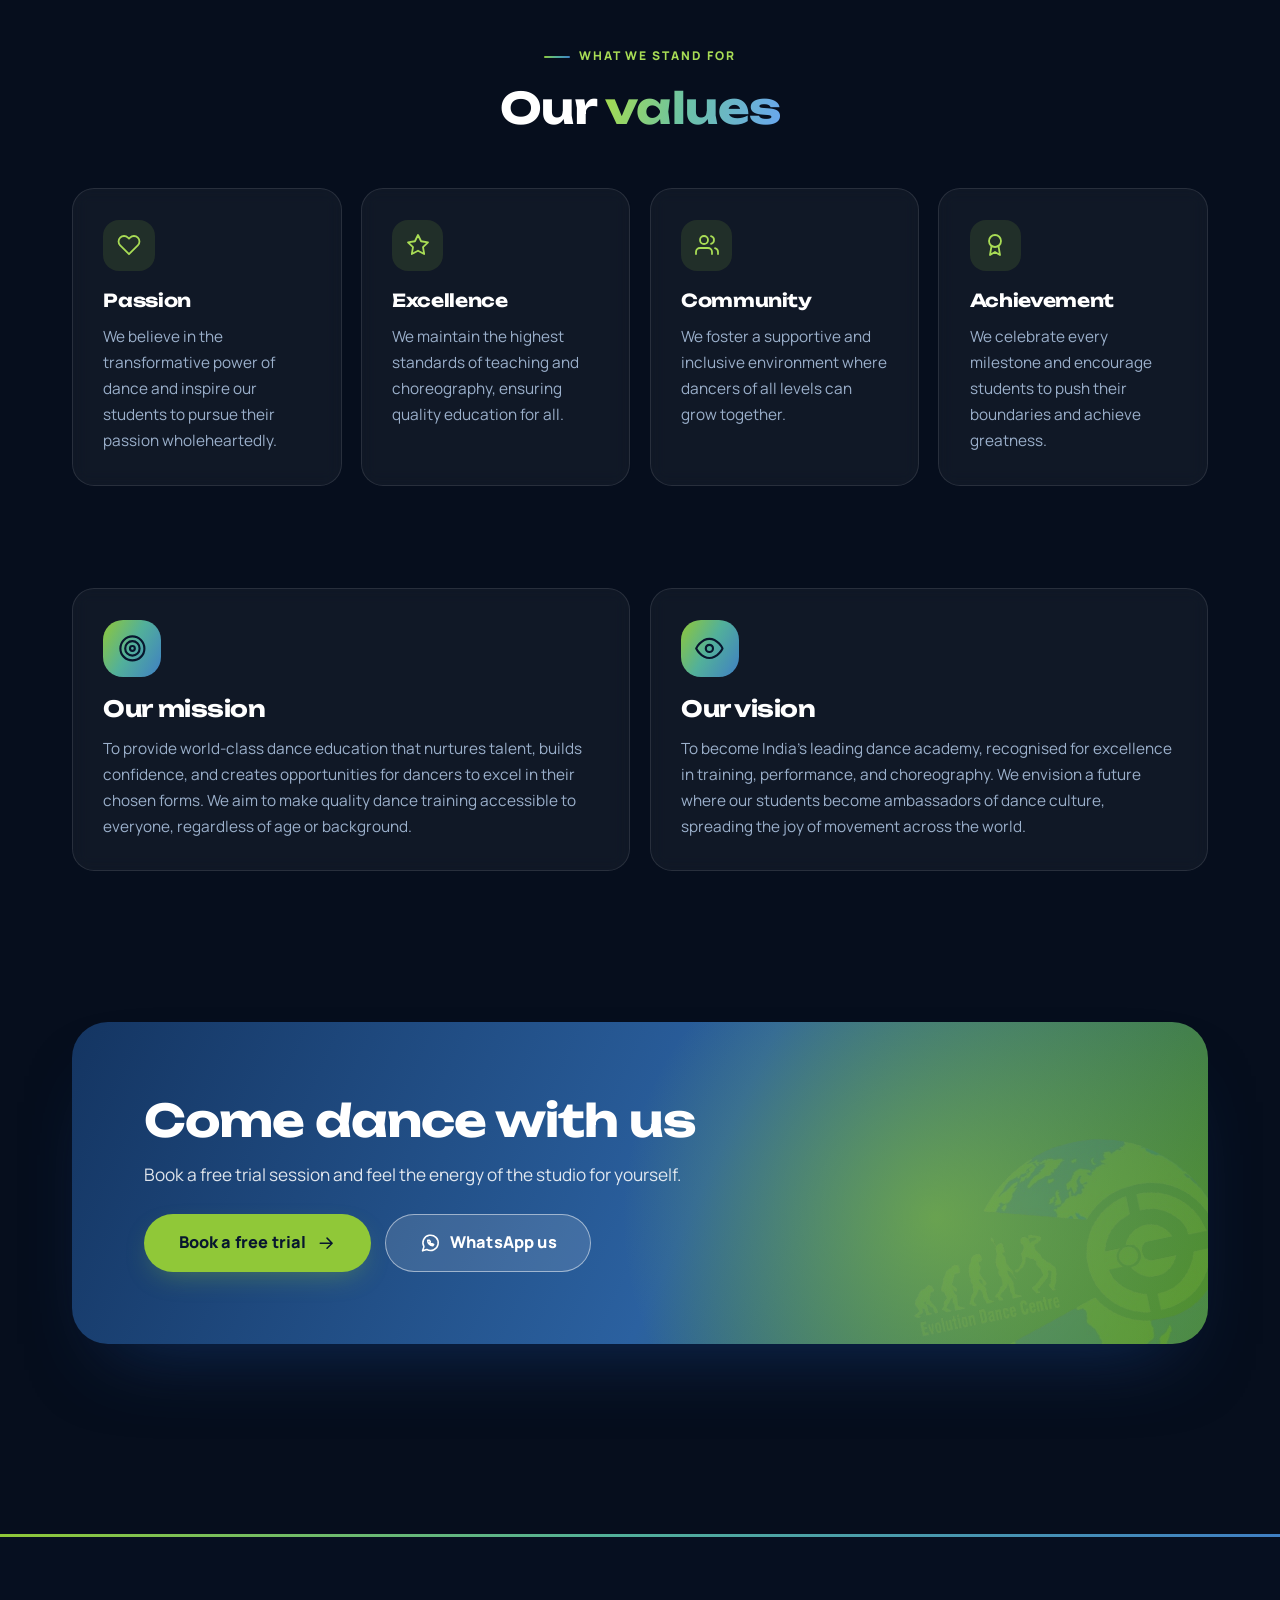
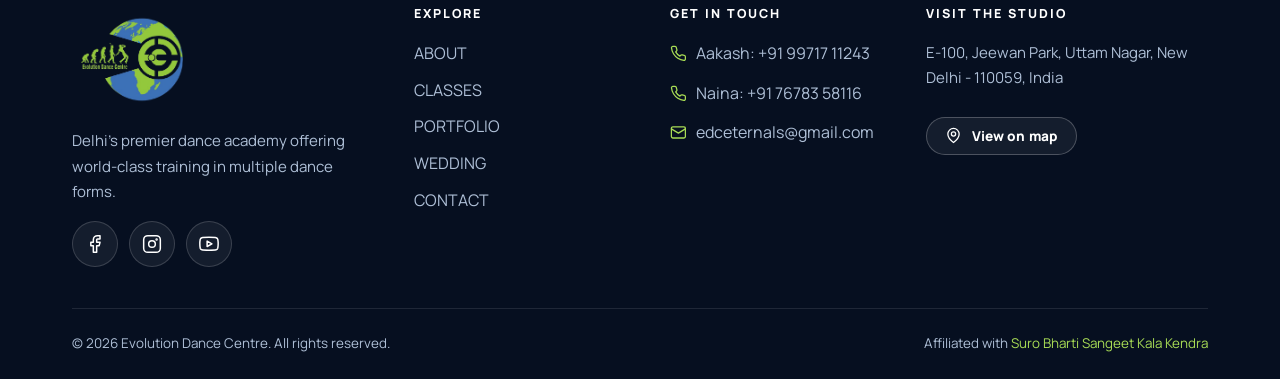
<file: about.html>
<!DOCTYPE html>
<html lang="en" data-theme="dark">
<head>
<meta charset="UTF-8">
<meta name="viewport" content="width=device-width, initial-scale=1, viewport-fit=cover">
<title>About Us — Evolution Dance Centre</title>
<meta name="description" content="Our story, mission and values. Evolution Dance Centre in Uttam Nagar, New Delhi, is affiliated with Suro Bharti Sangeet Kala Kendra.">
<meta name="theme-color" content="#060e1d">
<meta name="color-scheme" content="dark light">
<meta property="og:title" content="About Us — Evolution Dance Centre">
<meta property="og:description" content="Our story, mission and values. Evolution Dance Centre in Uttam Nagar, New Delhi, is affiliated with Suro Bharti Sangeet Kala Kendra.">
<meta property="og:type" content="website">
<link rel="icon" type="image/png" href="logo.png">
<link rel="apple-touch-icon" href="logo.png">
<link rel="preconnect" href="https://fonts.googleapis.com">
<link rel="preconnect" href="https://fonts.gstatic.com" crossorigin>
<link href="https://fonts.googleapis.com/css2?family=Manrope:wght@400;500;600;700;800&family=Unbounded:wght@500;600;700;800&display=swap" rel="stylesheet">
<link rel="stylesheet" href="styles.css">
</head>
<body>
<svg width="0" height="0" style="position:absolute" aria-hidden="true" focusable="false"><symbol id="i-sun" viewBox="0 0 24 24"><circle cx="12" cy="12" r="4"/><path d="M12 2v2M12 20v2M4.9 4.9l1.4 1.4M17.7 17.7l1.4 1.4M2 12h2M20 12h2M4.9 19.1l1.4-1.4M17.7 6.3l1.4-1.4"/></symbol><symbol id="i-moon" viewBox="0 0 24 24"><path d="M21 12.8A9 9 0 1 1 11.2 3a7 7 0 0 0 9.8 9.8z"/></symbol><symbol id="i-arrow" viewBox="0 0 24 24"><path d="M5 12h14M13 6l6 6-6 6"/></symbol><symbol id="i-arrow-up" viewBox="0 0 24 24"><path d="M12 19V5M5 12l7-7 7 7"/></symbol><symbol id="i-check" viewBox="0 0 24 24"><path d="M5 13l4 4L19 7"/></symbol><symbol id="i-phone" viewBox="0 0 24 24"><path d="M22 16.92v3a2 2 0 0 1-2.18 2 19.79 19.79 0 0 1-8.63-3.07 19.5 19.5 0 0 1-6-6 19.79 19.79 0 0 1-3.07-8.67A2 2 0 0 1 4.11 2h3a2 2 0 0 1 2 1.72c.127.96.361 1.903.7 2.81a2 2 0 0 1-.45 2.11L8.09 9.91a16 16 0 0 0 6 6l1.27-1.27a2 2 0 0 1 2.11-.45c.907.339 1.85.573 2.81.7A2 2 0 0 1 22 16.92z"/></symbol><symbol id="i-mail" viewBox="0 0 24 24"><rect x="2" y="4" width="20" height="16" rx="2"/><path d="m22 7-10 6L2 7"/></symbol><symbol id="i-pin" viewBox="0 0 24 24"><path d="M20 10c0 6-8 12-8 12S4 16 4 10a8 8 0 0 1 16 0z"/><circle cx="12" cy="10" r="3"/></symbol><symbol id="i-clock" viewBox="0 0 24 24"><circle cx="12" cy="12" r="10"/><path d="M12 6v6l4 2"/></symbol><symbol id="i-whatsapp" viewBox="0 0 24 24"><path d="M3 21l1.65-4.9A9 9 0 1 1 8 19.4L3 21z"/><path d="M9 8.6c0 3.4 2.6 6.4 6 6.4l1.1-1.5-1.9-1-.9.8a4 4 0 0 1-1.9-1.9l.8-.9-1-1.9L9 8.6z"/></symbol><symbol id="i-facebook" viewBox="0 0 24 24"><path d="M18 2h-3a5 5 0 0 0-5 5v3H7v4h3v8h4v-8h3l1-4h-4V7a1 1 0 0 1 1-1h3z"/></symbol><symbol id="i-instagram" viewBox="0 0 24 24"><rect x="2" y="2" width="20" height="20" rx="5"/><circle cx="12" cy="12" r="4"/><circle cx="17.5" cy="6.5" r=".6"/></symbol><symbol id="i-youtube" viewBox="0 0 24 24"><path d="M22.54 6.42a2.78 2.78 0 0 0-1.94-2C18.88 4 12 4 12 4s-6.88 0-8.6.46a2.78 2.78 0 0 0-1.94 2A29 29 0 0 0 1 11.75a29 29 0 0 0 .46 5.33A2.78 2.78 0 0 0 3.4 19c1.72.46 8.6.46 8.6.46s6.88 0 8.6-.46a2.78 2.78 0 0 0 1.94-2 29 29 0 0 0 .46-5.25 29 29 0 0 0-.46-5.33z"/><path d="M9.75 15.02 15.5 11.75 9.75 8.48z"/></symbol><symbol id="i-play" viewBox="0 0 24 24"><path d="M7 4.5v15a1 1 0 0 0 1.5.86l12.5-7.5a1 1 0 0 0 0-1.72L8.5 3.64A1 1 0 0 0 7 4.5z" fill="currentColor" stroke="none"/></symbol><symbol id="i-users" viewBox="0 0 24 24"><path d="M17 21v-2a4 4 0 0 0-4-4H5a4 4 0 0 0-4 4v2"/><circle cx="9" cy="7" r="4"/><path d="M23 21v-2a4 4 0 0 0-3-3.87M16 3.13a4 4 0 0 1 0 7.75"/></symbol><symbol id="i-award" viewBox="0 0 24 24"><circle cx="12" cy="8" r="6"/><path d="M15.477 12.89 17 22l-5-3-5 3 1.523-9.11"/></symbol><symbol id="i-globe" viewBox="0 0 24 24"><circle cx="12" cy="12" r="10"/><path d="M2 12h20M12 2a15.3 15.3 0 0 1 4 10 15.3 15.3 0 0 1-4 10 15.3 15.3 0 0 1-4-10 15.3 15.3 0 0 1 4-10z"/></symbol><symbol id="i-building" viewBox="0 0 24 24"><path d="M3 21h18M5 21V8l7-5 7 5v13M9 21v-6h6v6"/></symbol><symbol id="i-video" viewBox="0 0 24 24"><path d="m23 7-7 5 7 5V7z"/><rect x="1" y="5" width="15" height="14" rx="2"/></symbol><symbol id="i-heart" viewBox="0 0 24 24"><path d="M20.84 4.61a5.5 5.5 0 0 0-7.78 0L12 5.67l-1.06-1.06a5.5 5.5 0 0 0-7.78 7.78l1.06 1.06L12 21.23l7.78-7.78 1.06-1.06a5.5 5.5 0 0 0 0-7.78z"/></symbol><symbol id="i-star" viewBox="0 0 24 24"><path d="m12 2 3.09 6.26L22 9.27l-5 4.87 1.18 6.88L12 17.77l-6.18 3.25L7 14.14 2 9.27l6.91-1.01L12 2z"/></symbol><symbol id="i-target" viewBox="0 0 24 24"><circle cx="12" cy="12" r="10"/><circle cx="12" cy="12" r="6"/><circle cx="12" cy="12" r="2"/></symbol><symbol id="i-eye" viewBox="0 0 24 24"><path d="M1 12s4-8 11-8 11 8 11 8-4 8-11 8-11-8-11-8z"/><circle cx="12" cy="12" r="3"/></symbol><symbol id="i-music" viewBox="0 0 24 24"><path d="M9 18V5l12-2v13"/><circle cx="6" cy="18" r="3"/><circle cx="18" cy="16" r="3"/></symbol><symbol id="i-sparkles" viewBox="0 0 24 24"><path d="M12 3l1.9 5.1L19 10l-5.1 1.9L12 17l-1.9-5.1L5 10l5.1-1.9L12 3z"/><path d="M19 17l.7 1.8 1.8.7-1.8.7L19 22l-.7-1.8-1.8-.7 1.8-.7L19 17z"/></symbol><symbol id="i-rings" viewBox="0 0 24 24"><circle cx="9" cy="14.5" r="5.5"/><circle cx="15" cy="14.5" r="5.5"/><path d="M12 2.5l1.8 2.4L12 7.3 10.2 4.9 12 2.5z"/></symbol><symbol id="i-calendar" viewBox="0 0 24 24"><rect x="3" y="4" width="18" height="18" rx="2"/><path d="M16 2v4M8 2v4M3 10h18"/></symbol><symbol id="i-hiphop" viewBox="0 0 24 24"><path d="M3 18v-6a9 9 0 0 1 18 0v6"/><path d="M21 19a2 2 0 0 1-2 2h-1a2 2 0 0 1-2-2v-3a2 2 0 0 1 2-2h3zM3 19a2 2 0 0 0 2 2h1a2 2 0 0 0 2-2v-3a2 2 0 0 0-2-2H3z"/></symbol><symbol id="i-popping" viewBox="0 0 24 24"><path d="M13 2 3 14h9l-1 8 10-12h-9l1-8z"/></symbol><symbol id="i-electro" viewBox="0 0 24 24"><path d="M22 12h-4l-3 9L9 3l-3 9H2"/></symbol><symbol id="i-freestyle" viewBox="0 0 24 24"><path d="M12 3l1.9 5.1L19 10l-5.1 1.9L12 17l-1.9-5.1L5 10l5.1-1.9L12 3z"/></symbol><symbol id="i-breaking" viewBox="0 0 24 24"><path d="M21 12a9 9 0 1 1-3-6.7L21 8"/><path d="M21 3v5h-5"/></symbol><symbol id="i-bollywood" viewBox="0 0 24 24"><rect x="2" y="2" width="20" height="20" rx="2.2"/><path d="M7 2v20M17 2v20M2 12h20M2 7h5M2 17h5M17 17h5M17 7h5"/></symbol><symbol id="i-bhangra" viewBox="0 0 24 24"><ellipse cx="12" cy="7" rx="9" ry="3.5"/><path d="M3 7v10c0 1.9 4 3.5 9 3.5s9-1.6 9-3.5V7M8 10.5l-1 9M16 10.5l1 9"/></symbol><symbol id="i-classical" viewBox="0 0 24 24"><circle cx="12" cy="12" r="2.4"/><path d="M12 9.6C9.5 7 9.8 4 12 2c2.2 2 2.5 5 0 7.6zM14.4 12c2.6-2.5 5.6-2.2 7.6 0-2 2.2-5 2.5-7.6 0zM12 14.4c2.5 2.6 2.2 5.6 0 7.6-2.2-2-2.5-5 0-7.6zM9.6 12C7 14.5 4 14.2 2 12c2-2.2 5-2.5 7.6 0z"/></symbol><symbol id="i-semi" viewBox="0 0 24 24"><path d="M18.178 8c5.096 0 5.096 8 0 8-5.095 0-7.133-8-12.356-8-5.096 0-5.096 8 0 8 5.223 0 7.26-8 12.356-8z"/></symbol></svg>
<a class="skip" href="#main">Skip to content</a>
<div class="progress" aria-hidden="true"><span id="progress"></span></div>
<header class="site-header" id="header">
  <div class="container header-inner">
    <a class="brand" href="index.html" aria-label="Evolution Dance Centre — home">
      <img src="logo.png" alt="" width="46" height="40">
      <span class="brand-text"><strong>Evolution</strong><small>Dance Centre</small></span>
    </a>
    <nav class="site-nav" id="siteNav" aria-label="Main navigation">
      <ul><li><a class="nl" href="index.html">HOME</a></li><li><a class="nl" href="about.html" aria-current="page">ABOUT</a></li><li><a class="nl" href="classes.html">CLASSES</a></li><li><a class="nl" href="portfolio.html">PORTFOLIO</a></li><li><a class="nl" href="wedding.html">WEDDING</a></li><li><a class="nl" href="contact.html">CONTACT</a></li></ul>
      <div class="nav-extra">
        <a class="btn btn-primary btn-block" href="contact.html">Book a free trial <svg class="ic ic-arrow" aria-hidden="true" focusable="false"><use href="#i-arrow"/></svg></a>
        <div class="nav-contact">
          <a href="tel:+919971711243"><svg class="ic" aria-hidden="true" focusable="false"><use href="#i-phone"/></svg> Aakash · +91 99717 11243</a>
          <a href="tel:+917678358116"><svg class="ic" aria-hidden="true" focusable="false"><use href="#i-phone"/></svg> Naina · +91 76783 58116</a>
          <a href="mailto:edceternals@gmail.com"><svg class="ic" aria-hidden="true" focusable="false"><use href="#i-mail"/></svg> edceternals@gmail.com</a>
        </div>
      </div>
    </nav>
    <div class="header-actions">
      <a class="btn btn-primary btn-sm header-cta" href="contact.html">Join now</a>
      <button class="icon-btn nav-toggle" id="navToggle" type="button" aria-expanded="false" aria-controls="siteNav" aria-label="Open menu">
        <span class="bars"><i></i><i></i><i></i></span>
      </button>
    </div>
  </div>
</header>
<div class="nav-scrim" id="navScrim"></div>
<main id="main">
<section class="page-hero">
  <div class="container">
    <nav class="crumbs reveal" aria-label="Breadcrumb"><a href="index.html">HOME</a><span aria-hidden="true">/</span><span>ABOUT</span></nav>
    <h1 class="reveal" style="--d:.06s">Transforming passion <span class="grad-text">into performance.</span></h1>
    <p class="lead reveal" style="--d:.12s">The story behind Delhi's home for dancers of every style and level.</p>
  </div>
</section>
<section class="section" style="padding-top:clamp(1rem,3vw,2rem)">
  <div class="container split">
    <div>
      <span class="eyebrow reveal">Our story</span>
      <h2 class="reveal" style="font-size:clamp(1.6rem,4vw,2.5rem)">A space to explore, learn and <span class="grad-text">master</span> dance.</h2>
      <p class="reveal">Evolution Dance Centre was founded with a vision to create a space where dance enthusiasts could explore, learn, and master various dance forms under expert guidance. Located in the heart of Uttam Nagar, New Delhi, we have become a premier destination for dance education.</p>
      <p class="reveal">Our academy is affiliated with the prestigious Suro Bharti Sangeet Kala Kendra, ensuring that our students receive certified training that is recognised and respected across India. We take pride in maintaining the highest standards of dance education.</p>
      <p class="reveal">From street styles like Hip Hop and Breaking to traditional forms like Classical and Semi-Classical, we offer comprehensive training in 9 different dance styles. Our experienced instructors bring years of performance and teaching expertise to every class.</p>
      <a class="btn btn-primary reveal" href="classes.html">See our classes <svg class="ic ic-arrow" aria-hidden="true" focusable="false"><use href="#i-arrow"/></svg></a>
    </div>
    <div class="about-visual reveal">
      <div class="orb" aria-hidden="true">
        <div class="orb-glow"></div>
        <span class="ring r3"></span><span class="ring r1"></span><span class="ring r2"></span>
        <div class="orb-core"><img src="logo.png" alt="Evolution Dance Centre logo" width="535" height="466" loading="lazy"></div>
      </div>
    </div>
  </div>
</section>

<section class="section section-alt">
  <div class="container">
    <div class="stats" data-stagger>
      <div class="card stat reveal"><strong class="grad-text" data-count="500" data-suffix="+">500+</strong><span>Students trained</span></div>
      <div class="card stat reveal"><strong class="grad-text" data-count="8">8</strong><span>Dance forms</span></div>
      <div class="card stat reveal"><strong class="grad-text" data-count="50" data-suffix="+">50+</strong><span>Awards won</span></div>
      <div class="card stat reveal"><strong class="grad-text" data-count="5" data-suffix="+">5+</strong><span>Years of excellence</span></div>
    </div>
  </div>
</section>

<section class="section">
  <div class="container">
    <div class="section-head reveal"><span class="eyebrow">What we stand for</span><h2>Our <span class="grad-text">values</span></h2></div>
    <div class="grid-4" data-stagger>
      <article class="card reveal"><div class="icon-badge"><svg class="ic" aria-hidden="true" focusable="false"><use href="#i-heart"/></svg></div><h3>Passion</h3><p>We believe in the transformative power of dance and inspire our students to pursue their passion wholeheartedly.</p></article>
      <article class="card reveal"><div class="icon-badge"><svg class="ic" aria-hidden="true" focusable="false"><use href="#i-star"/></svg></div><h3>Excellence</h3><p>We maintain the highest standards of teaching and choreography, ensuring quality education for all.</p></article>
      <article class="card reveal"><div class="icon-badge"><svg class="ic" aria-hidden="true" focusable="false"><use href="#i-users"/></svg></div><h3>Community</h3><p>We foster a supportive and inclusive environment where dancers of all levels can grow together.</p></article>
      <article class="card reveal"><div class="icon-badge"><svg class="ic" aria-hidden="true" focusable="false"><use href="#i-award"/></svg></div><h3>Achievement</h3><p>We celebrate every milestone and encourage students to push their boundaries and achieve greatness.</p></article>
    </div>
  </div>
</section>

<section class="section" style="padding-top:0">
  <div class="container grid-2" data-stagger>
    <article class="card mv reveal">
      <div class="big-ic"><svg class="ic" aria-hidden="true" focusable="false"><use href="#i-target"/></svg></div>
      <h3>Our mission</h3>
      <p>To provide world-class dance education that nurtures talent, builds confidence, and creates opportunities for dancers to excel in their chosen forms. We aim to make quality dance training accessible to everyone, regardless of age or background.</p>
    </article>
    <article class="card mv reveal">
      <div class="big-ic"><svg class="ic" aria-hidden="true" focusable="false"><use href="#i-eye"/></svg></div>
      <h3>Our vision</h3>
      <p>To become India's leading dance academy, recognised for excellence in training, performance, and choreography. We envision a future where our students become ambassadors of dance culture, spreading the joy of movement across the world.</p>
    </article>
  </div>
</section>

<section class="section" style="padding-top:clamp(2rem,5vw,3rem)">
  <div class="container">
    <div class="cta reveal">
      <h2>Come dance with us</h2>
      <p>Book a free trial session and feel the energy of the studio for yourself.</p>
      <div class="hero-cta"><a class="btn btn-primary btn-lg" href="contact.html">Book a free trial <svg class="ic ic-arrow" aria-hidden="true" focusable="false"><use href="#i-arrow"/></svg></a><a class="btn btn-ghost btn-lg" href="https://wa.me/919971711243?text=Hi%20Evolution%20Dance%20Centre!" target="_blank" rel="noopener"><svg class="ic" aria-hidden="true" focusable="false"><use href="#i-whatsapp"/></svg> WhatsApp us</a></div>
    </div>
  </div>
</section>

</main>

<footer class="site-footer">
  <div class="container">
    <div class="footer-grid">
      <div class="footer-brand">
        <img src="logo.png" alt="Evolution Dance Centre" width="120" height="105" loading="lazy">
        <p>Delhi's premier dance academy offering world-class training in multiple dance forms.</p>
        <div class="socials">
          <a href="https://www.facebook.com/share/1BMeq9kMNm/?mibextid=wwXIfr" target="_blank" rel="noopener" aria-label="Facebook"><svg class="ic" aria-hidden="true" focusable="false"><use href="#i-facebook"/></svg></a>
          <a href="https://www.instagram.com/evolutiondance_centre?igsh=aGJnZWt2N3cwN3Jk" target="_blank" rel="noopener" aria-label="Instagram"><svg class="ic" aria-hidden="true" focusable="false"><use href="#i-instagram"/></svg></a>
          <a href="https://youtube.com/@edceternals-g3i?si=o3Gl9xt_s5TvM05G" target="_blank" rel="noopener" aria-label="YouTube"><svg class="ic" aria-hidden="true" focusable="false"><use href="#i-youtube"/></svg></a>
        </div>
      </div>
      <div>
        <h4>Explore</h4>
        <ul>
          <li><a href="about.html">ABOUT</a></li>
          <li><a href="classes.html">CLASSES</a></li>
          <li><a href="portfolio.html">PORTFOLIO</a></li>
          <li><a href="wedding.html">WEDDING</a></li>
          <li><a href="contact.html">CONTACT</a></li>
        </ul>
      </div>
      <div>
        <h4>Get in touch</h4>
        <ul class="f-contact">
          <li><a href="tel:+919971711243"><svg class="ic" aria-hidden="true" focusable="false"><use href="#i-phone"/></svg> Aakash: +91 99717 11243</a></li>
          <li><a href="tel:+917678358116"><svg class="ic" aria-hidden="true" focusable="false"><use href="#i-phone"/></svg> Naina: +91 76783 58116</a></li>
          <li><a href="mailto:edceternals@gmail.com"><svg class="ic" aria-hidden="true" focusable="false"><use href="#i-mail"/></svg> edceternals@gmail.com</a></li>
        </ul>
      </div>
      <div>
        <h4>Visit the studio</h4>
        <p>E-100, Jeewan Park, Uttam Nagar, New Delhi - 110059, India</p>
        <a class="btn btn-ghost btn-sm" href="https://maps.app.goo.gl/cfJKi5iW6E18Kwmt6?g_st=ic" target="_blank" rel="noopener"><svg class="ic" aria-hidden="true" focusable="false"><use href="#i-pin"/></svg> View on map</a>
      </div>
    </div>
    <div class="footer-bottom">
      <p>&copy; <span data-year>2026</span> Evolution Dance Centre. All rights reserved.</p>
      <p>Affiliated with <a href="https://sskalakendra.org" target="_blank" rel="noopener">Suro Bharti Sangeet Kala Kendra</a></p>
    </div>
  </div>
</footer>

<div class="fabs">
  <button class="fab fab-top" id="toTop" type="button" aria-label="Back to top"><svg class="ic" aria-hidden="true" focusable="false"><use href="#i-arrow-up"/></svg></button>
  <a class="fab fab-wa" href="https://wa.me/919971711243?text=Hi%20Evolution%20Dance%20Centre!" target="_blank" rel="noopener" aria-label="Chat on WhatsApp"><svg class="ic" aria-hidden="true" focusable="false"><use href="#i-whatsapp"/></svg></a>
</div>

<script src="script.js"></script>
</body>
</html>
</file>
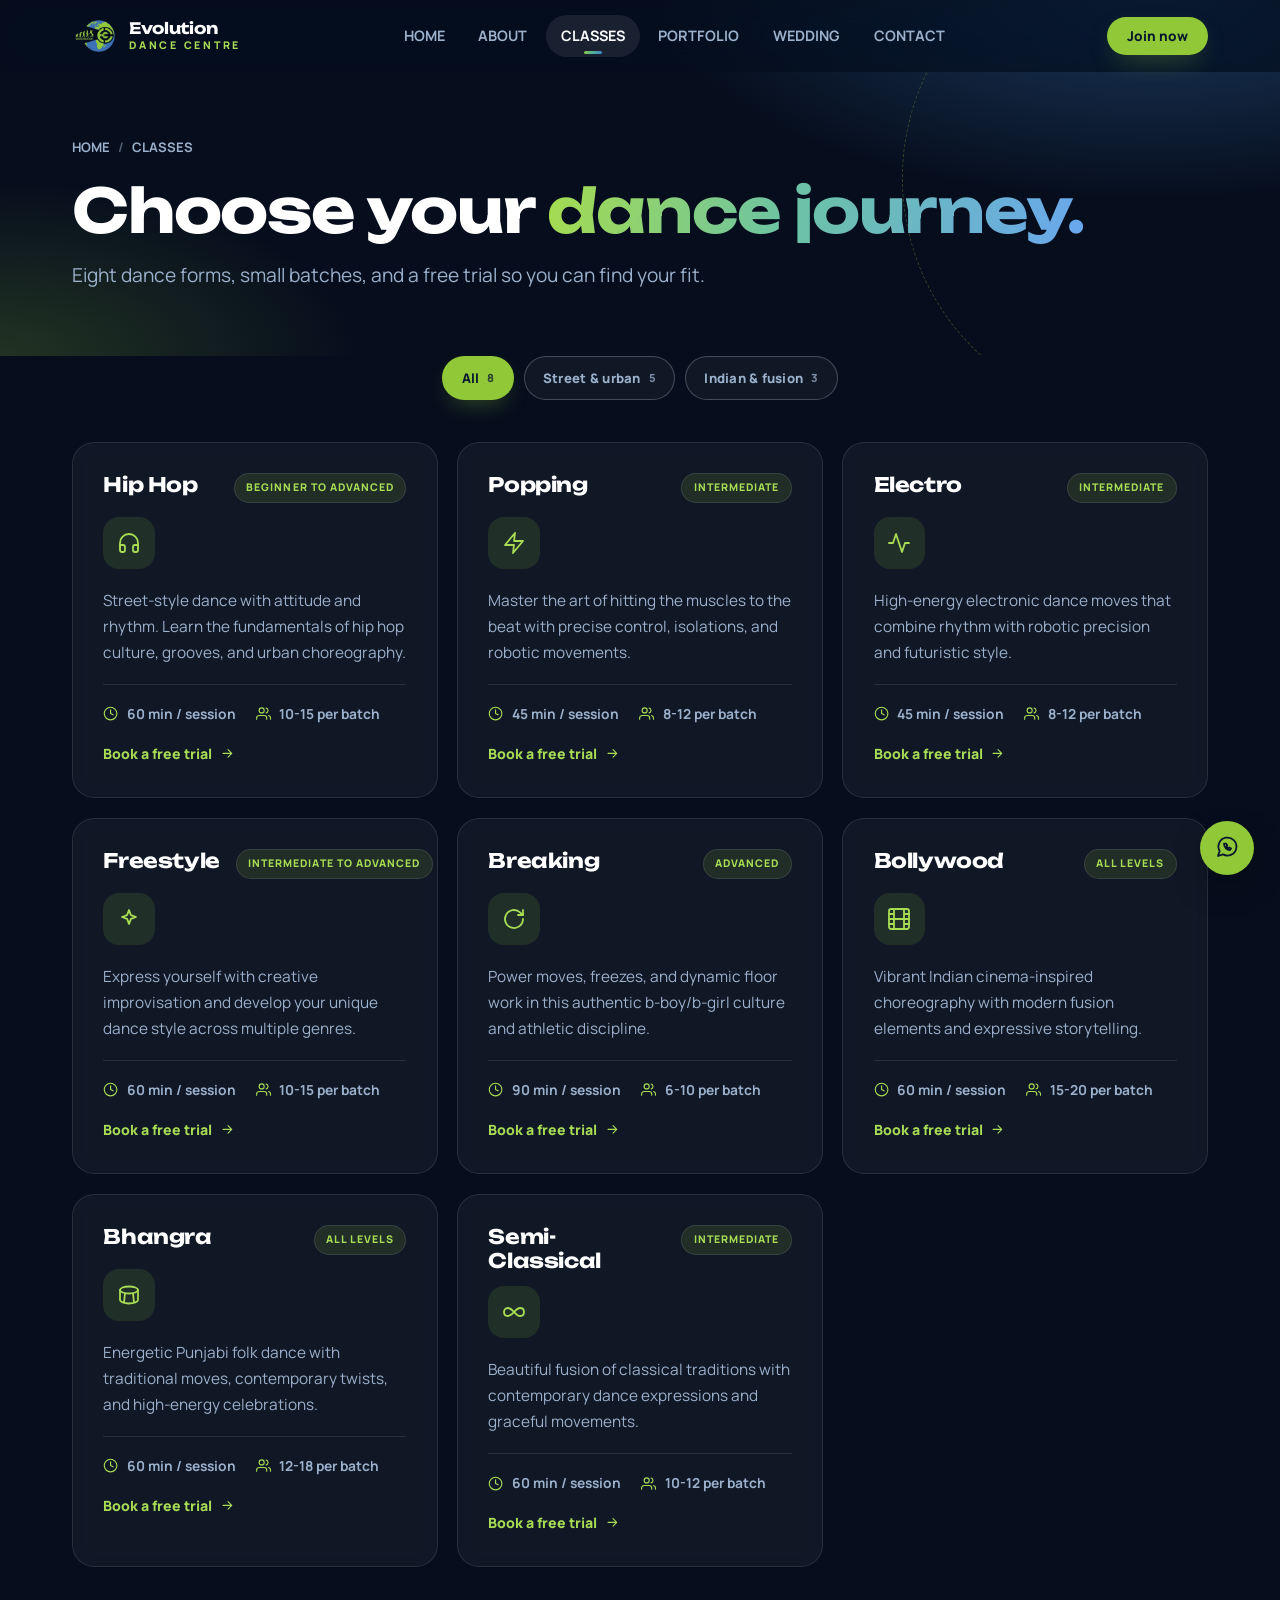
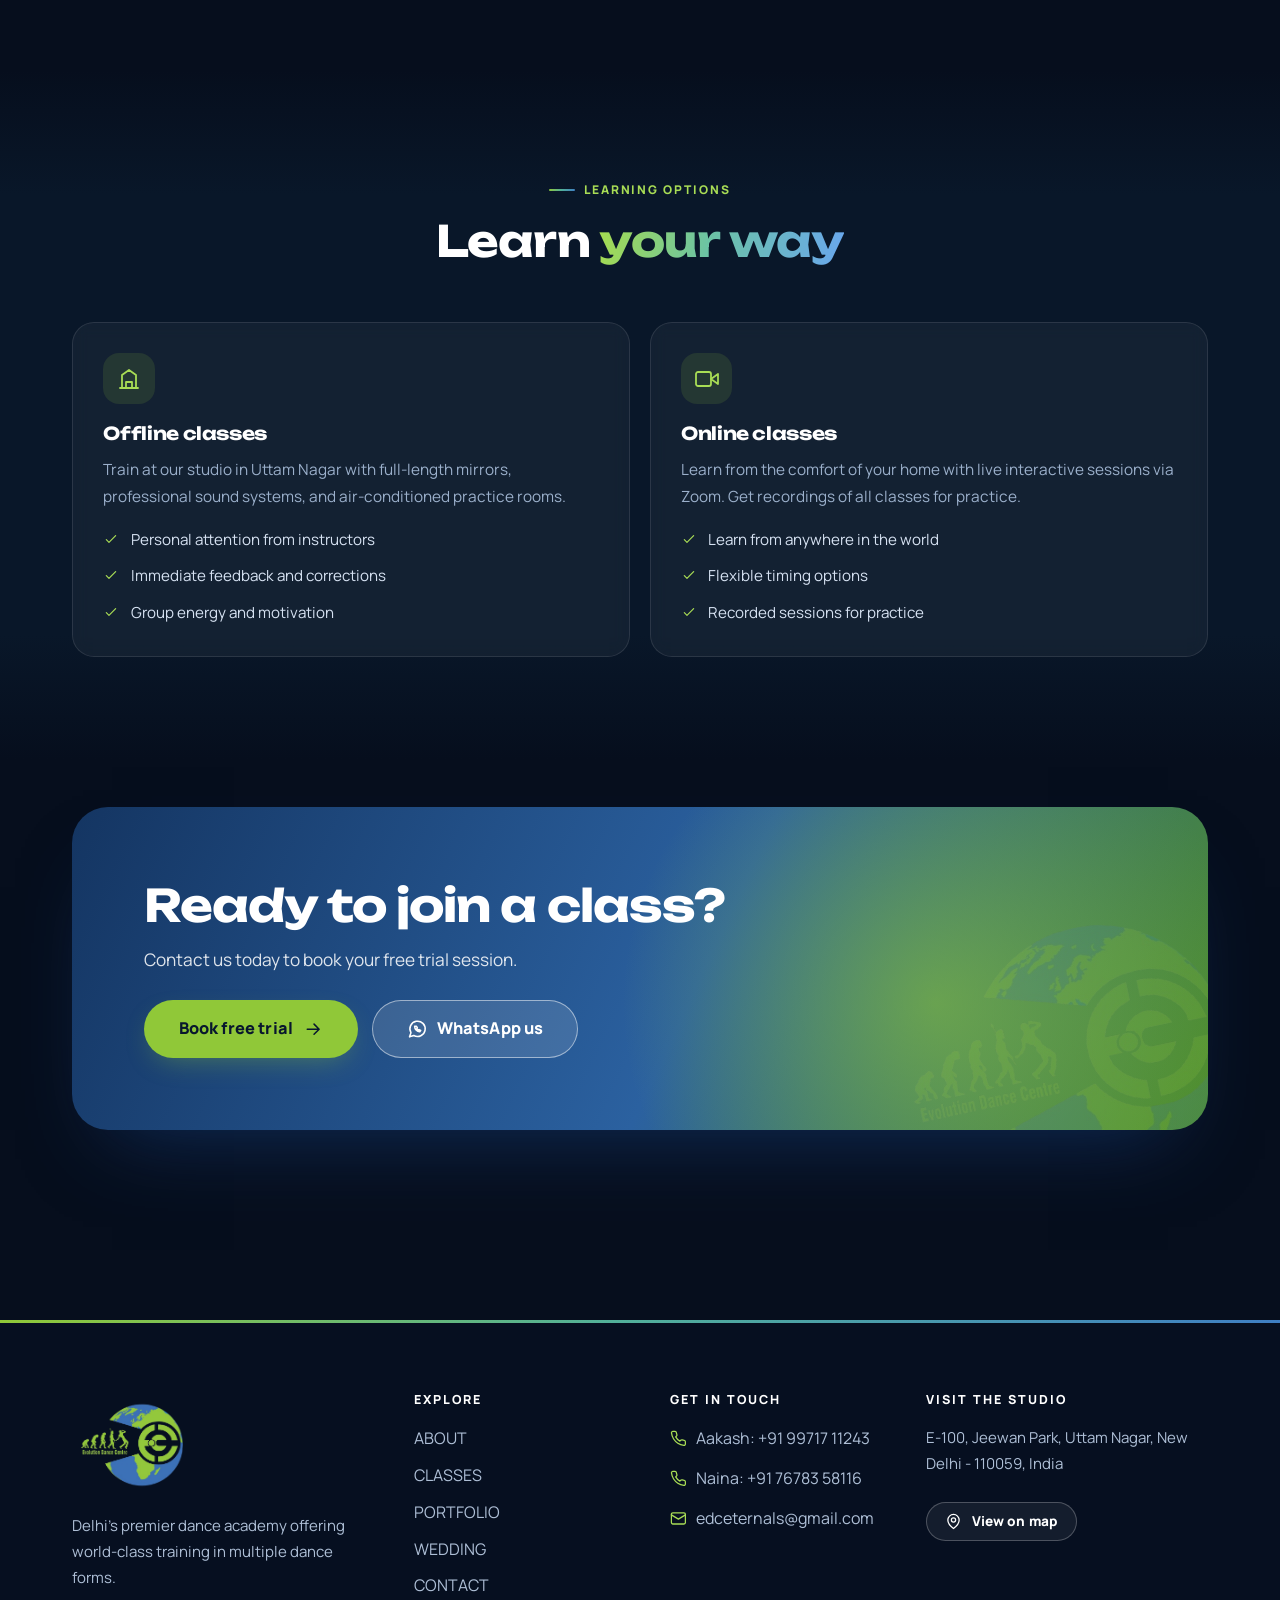
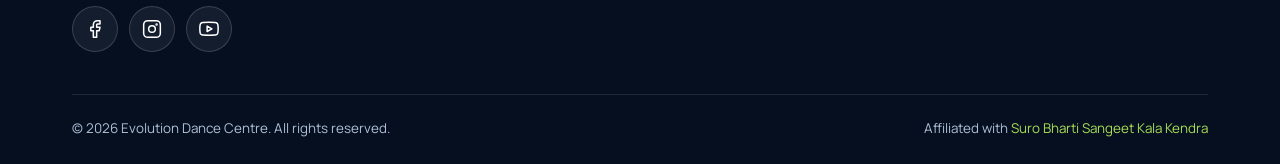
<file: classes.html>
<!DOCTYPE html>
<html lang="en" data-theme="dark">
<head>
<meta charset="UTF-8">
<meta name="viewport" content="width=device-width, initial-scale=1, viewport-fit=cover">
<title>Classes — Evolution Dance Centre</title>
<meta name="description" content="Hip Hop, Popping, Electro, Freestyle, Breaking, Bollywood, Bhangra, Classical and Semi-Classical classes in Uttam Nagar, Delhi and online.">
<meta name="theme-color" content="#060e1d">
<meta name="color-scheme" content="dark light">
<meta property="og:title" content="Classes — Evolution Dance Centre">
<meta property="og:description" content="Hip Hop, Popping, Electro, Freestyle, Breaking, Bollywood, Bhangra, Classical and Semi-Classical classes in Uttam Nagar, Delhi and online.">
<meta property="og:type" content="website">
<link rel="icon" type="image/png" href="logo.png">
<link rel="apple-touch-icon" href="logo.png">
<link rel="preconnect" href="https://fonts.googleapis.com">
<link rel="preconnect" href="https://fonts.gstatic.com" crossorigin>
<link href="https://fonts.googleapis.com/css2?family=Manrope:wght@400;500;600;700;800&family=Unbounded:wght@500;600;700;800&display=swap" rel="stylesheet">
<link rel="stylesheet" href="styles.css">
</head>
<body>
<svg width="0" height="0" style="position:absolute" aria-hidden="true" focusable="false"><symbol id="i-sun" viewBox="0 0 24 24"><circle cx="12" cy="12" r="4"/><path d="M12 2v2M12 20v2M4.9 4.9l1.4 1.4M17.7 17.7l1.4 1.4M2 12h2M20 12h2M4.9 19.1l1.4-1.4M17.7 6.3l1.4-1.4"/></symbol><symbol id="i-moon" viewBox="0 0 24 24"><path d="M21 12.8A9 9 0 1 1 11.2 3a7 7 0 0 0 9.8 9.8z"/></symbol><symbol id="i-arrow" viewBox="0 0 24 24"><path d="M5 12h14M13 6l6 6-6 6"/></symbol><symbol id="i-arrow-up" viewBox="0 0 24 24"><path d="M12 19V5M5 12l7-7 7 7"/></symbol><symbol id="i-check" viewBox="0 0 24 24"><path d="M5 13l4 4L19 7"/></symbol><symbol id="i-phone" viewBox="0 0 24 24"><path d="M22 16.92v3a2 2 0 0 1-2.18 2 19.79 19.79 0 0 1-8.63-3.07 19.5 19.5 0 0 1-6-6 19.79 19.79 0 0 1-3.07-8.67A2 2 0 0 1 4.11 2h3a2 2 0 0 1 2 1.72c.127.96.361 1.903.7 2.81a2 2 0 0 1-.45 2.11L8.09 9.91a16 16 0 0 0 6 6l1.27-1.27a2 2 0 0 1 2.11-.45c.907.339 1.85.573 2.81.7A2 2 0 0 1 22 16.92z"/></symbol><symbol id="i-mail" viewBox="0 0 24 24"><rect x="2" y="4" width="20" height="16" rx="2"/><path d="m22 7-10 6L2 7"/></symbol><symbol id="i-pin" viewBox="0 0 24 24"><path d="M20 10c0 6-8 12-8 12S4 16 4 10a8 8 0 0 1 16 0z"/><circle cx="12" cy="10" r="3"/></symbol><symbol id="i-clock" viewBox="0 0 24 24"><circle cx="12" cy="12" r="10"/><path d="M12 6v6l4 2"/></symbol><symbol id="i-whatsapp" viewBox="0 0 24 24"><path d="M3 21l1.65-4.9A9 9 0 1 1 8 19.4L3 21z"/><path d="M9 8.6c0 3.4 2.6 6.4 6 6.4l1.1-1.5-1.9-1-.9.8a4 4 0 0 1-1.9-1.9l.8-.9-1-1.9L9 8.6z"/></symbol><symbol id="i-facebook" viewBox="0 0 24 24"><path d="M18 2h-3a5 5 0 0 0-5 5v3H7v4h3v8h4v-8h3l1-4h-4V7a1 1 0 0 1 1-1h3z"/></symbol><symbol id="i-instagram" viewBox="0 0 24 24"><rect x="2" y="2" width="20" height="20" rx="5"/><circle cx="12" cy="12" r="4"/><circle cx="17.5" cy="6.5" r=".6"/></symbol><symbol id="i-youtube" viewBox="0 0 24 24"><path d="M22.54 6.42a2.78 2.78 0 0 0-1.94-2C18.88 4 12 4 12 4s-6.88 0-8.6.46a2.78 2.78 0 0 0-1.94 2A29 29 0 0 0 1 11.75a29 29 0 0 0 .46 5.33A2.78 2.78 0 0 0 3.4 19c1.72.46 8.6.46 8.6.46s6.88 0 8.6-.46a2.78 2.78 0 0 0 1.94-2 29 29 0 0 0 .46-5.25 29 29 0 0 0-.46-5.33z"/><path d="M9.75 15.02 15.5 11.75 9.75 8.48z"/></symbol><symbol id="i-play" viewBox="0 0 24 24"><path d="M7 4.5v15a1 1 0 0 0 1.5.86l12.5-7.5a1 1 0 0 0 0-1.72L8.5 3.64A1 1 0 0 0 7 4.5z" fill="currentColor" stroke="none"/></symbol><symbol id="i-users" viewBox="0 0 24 24"><path d="M17 21v-2a4 4 0 0 0-4-4H5a4 4 0 0 0-4 4v2"/><circle cx="9" cy="7" r="4"/><path d="M23 21v-2a4 4 0 0 0-3-3.87M16 3.13a4 4 0 0 1 0 7.75"/></symbol><symbol id="i-award" viewBox="0 0 24 24"><circle cx="12" cy="8" r="6"/><path d="M15.477 12.89 17 22l-5-3-5 3 1.523-9.11"/></symbol><symbol id="i-globe" viewBox="0 0 24 24"><circle cx="12" cy="12" r="10"/><path d="M2 12h20M12 2a15.3 15.3 0 0 1 4 10 15.3 15.3 0 0 1-4 10 15.3 15.3 0 0 1-4-10 15.3 15.3 0 0 1 4-10z"/></symbol><symbol id="i-building" viewBox="0 0 24 24"><path d="M3 21h18M5 21V8l7-5 7 5v13M9 21v-6h6v6"/></symbol><symbol id="i-video" viewBox="0 0 24 24"><path d="m23 7-7 5 7 5V7z"/><rect x="1" y="5" width="15" height="14" rx="2"/></symbol><symbol id="i-heart" viewBox="0 0 24 24"><path d="M20.84 4.61a5.5 5.5 0 0 0-7.78 0L12 5.67l-1.06-1.06a5.5 5.5 0 0 0-7.78 7.78l1.06 1.06L12 21.23l7.78-7.78 1.06-1.06a5.5 5.5 0 0 0 0-7.78z"/></symbol><symbol id="i-star" viewBox="0 0 24 24"><path d="m12 2 3.09 6.26L22 9.27l-5 4.87 1.18 6.88L12 17.77l-6.18 3.25L7 14.14 2 9.27l6.91-1.01L12 2z"/></symbol><symbol id="i-target" viewBox="0 0 24 24"><circle cx="12" cy="12" r="10"/><circle cx="12" cy="12" r="6"/><circle cx="12" cy="12" r="2"/></symbol><symbol id="i-eye" viewBox="0 0 24 24"><path d="M1 12s4-8 11-8 11 8 11 8-4 8-11 8-11-8-11-8z"/><circle cx="12" cy="12" r="3"/></symbol><symbol id="i-music" viewBox="0 0 24 24"><path d="M9 18V5l12-2v13"/><circle cx="6" cy="18" r="3"/><circle cx="18" cy="16" r="3"/></symbol><symbol id="i-sparkles" viewBox="0 0 24 24"><path d="M12 3l1.9 5.1L19 10l-5.1 1.9L12 17l-1.9-5.1L5 10l5.1-1.9L12 3z"/><path d="M19 17l.7 1.8 1.8.7-1.8.7L19 22l-.7-1.8-1.8-.7 1.8-.7L19 17z"/></symbol><symbol id="i-rings" viewBox="0 0 24 24"><circle cx="9" cy="14.5" r="5.5"/><circle cx="15" cy="14.5" r="5.5"/><path d="M12 2.5l1.8 2.4L12 7.3 10.2 4.9 12 2.5z"/></symbol><symbol id="i-calendar" viewBox="0 0 24 24"><rect x="3" y="4" width="18" height="18" rx="2"/><path d="M16 2v4M8 2v4M3 10h18"/></symbol><symbol id="i-hiphop" viewBox="0 0 24 24"><path d="M3 18v-6a9 9 0 0 1 18 0v6"/><path d="M21 19a2 2 0 0 1-2 2h-1a2 2 0 0 1-2-2v-3a2 2 0 0 1 2-2h3zM3 19a2 2 0 0 0 2 2h1a2 2 0 0 0 2-2v-3a2 2 0 0 0-2-2H3z"/></symbol><symbol id="i-popping" viewBox="0 0 24 24"><path d="M13 2 3 14h9l-1 8 10-12h-9l1-8z"/></symbol><symbol id="i-electro" viewBox="0 0 24 24"><path d="M22 12h-4l-3 9L9 3l-3 9H2"/></symbol><symbol id="i-freestyle" viewBox="0 0 24 24"><path d="M12 3l1.9 5.1L19 10l-5.1 1.9L12 17l-1.9-5.1L5 10l5.1-1.9L12 3z"/></symbol><symbol id="i-breaking" viewBox="0 0 24 24"><path d="M21 12a9 9 0 1 1-3-6.7L21 8"/><path d="M21 3v5h-5"/></symbol><symbol id="i-bollywood" viewBox="0 0 24 24"><rect x="2" y="2" width="20" height="20" rx="2.2"/><path d="M7 2v20M17 2v20M2 12h20M2 7h5M2 17h5M17 17h5M17 7h5"/></symbol><symbol id="i-bhangra" viewBox="0 0 24 24"><ellipse cx="12" cy="7" rx="9" ry="3.5"/><path d="M3 7v10c0 1.9 4 3.5 9 3.5s9-1.6 9-3.5V7M8 10.5l-1 9M16 10.5l1 9"/></symbol><symbol id="i-classical" viewBox="0 0 24 24"><circle cx="12" cy="12" r="2.4"/><path d="M12 9.6C9.5 7 9.8 4 12 2c2.2 2 2.5 5 0 7.6zM14.4 12c2.6-2.5 5.6-2.2 7.6 0-2 2.2-5 2.5-7.6 0zM12 14.4c2.5 2.6 2.2 5.6 0 7.6-2.2-2-2.5-5 0-7.6zM9.6 12C7 14.5 4 14.2 2 12c2-2.2 5-2.5 7.6 0z"/></symbol><symbol id="i-semi" viewBox="0 0 24 24"><path d="M18.178 8c5.096 0 5.096 8 0 8-5.095 0-7.133-8-12.356-8-5.096 0-5.096 8 0 8 5.223 0 7.26-8 12.356-8z"/></symbol></svg>
<a class="skip" href="#main">Skip to content</a>
<div class="progress" aria-hidden="true"><span id="progress"></span></div>
<header class="site-header" id="header">
  <div class="container header-inner">
    <a class="brand" href="index.html" aria-label="Evolution Dance Centre — home">
      <img src="logo.png" alt="" width="46" height="40">
      <span class="brand-text"><strong>Evolution</strong><small>Dance Centre</small></span>
    </a>
    <nav class="site-nav" id="siteNav" aria-label="Main navigation">
      <ul><li><a class="nl" href="index.html">HOME</a></li><li><a class="nl" href="about.html">ABOUT</a></li><li><a class="nl" href="classes.html" aria-current="page">CLASSES</a></li><li><a class="nl" href="portfolio.html">PORTFOLIO</a></li><li><a class="nl" href="wedding.html">WEDDING</a></li><li><a class="nl" href="contact.html">CONTACT</a></li></ul>
      <div class="nav-extra">
        <a class="btn btn-primary btn-block" href="contact.html">Book a free trial <svg class="ic ic-arrow" aria-hidden="true" focusable="false"><use href="#i-arrow"/></svg></a>
        <div class="nav-contact">
          <a href="tel:+919971711243"><svg class="ic" aria-hidden="true" focusable="false"><use href="#i-phone"/></svg> Aakash · +91 99717 11243</a>
          <a href="tel:+917678358116"><svg class="ic" aria-hidden="true" focusable="false"><use href="#i-phone"/></svg> Naina · +91 76783 58116</a>
          <a href="mailto:edceternals@gmail.com"><svg class="ic" aria-hidden="true" focusable="false"><use href="#i-mail"/></svg> edceternals@gmail.com</a>
        </div>
      </div>
    </nav>
    <div class="header-actions">
      <a class="btn btn-primary btn-sm header-cta" href="contact.html">Join now</a>
      <button class="icon-btn nav-toggle" id="navToggle" type="button" aria-expanded="false" aria-controls="siteNav" aria-label="Open menu">
        <span class="bars"><i></i><i></i><i></i></span>
      </button>
    </div>
  </div>
</header>
<div class="nav-scrim" id="navScrim"></div>
<main id="main">
<section class="page-hero">
  <div class="container">
    <nav class="crumbs reveal" aria-label="Breadcrumb"><a href="index.html">HOME</a><span aria-hidden="true">/</span><span>CLASSES</span></nav>
    <h1 class="reveal" style="--d:.06s">Choose your <span class="grad-text">dance journey.</span></h1>
    <p class="lead reveal" style="--d:.12s">Eight dance forms, small batches, and a free trial so you can find your fit.</p>
  </div>
</section>
<section class="section" style="padding-top:0">
  <div class="container">
    <div class="filters" role="group" aria-label="Filter classes" data-filter-group=".class-card" data-empty="#classEmpty">
      <button class="chip" type="button" data-filter="all" aria-pressed="true">All <small>9</small></button>
      <button class="chip" type="button" data-filter="street" aria-pressed="false">Street &amp; urban <small>5</small></button>
      <button class="chip" type="button" data-filter="indian" aria-pressed="false">Indian &amp; fusion <small>4</small></button>
    </div>
    <div class="dance-grid">
      <article class="card class-card f-item reveal" id="hip-hop" data-category="street">
        <div class="class-top"><h3>Hip Hop</h3><span class="level">Beginner to Advanced</span></div>
        <div class="icon-badge"><svg class="ic" aria-hidden="true" focusable="false"><use href="#i-hiphop"/></svg></div>
        <p>Street-style dance with attitude and rhythm. Learn the fundamentals of hip hop culture, grooves, and urban choreography.</p>
        <ul class="meta"><li><svg class="ic" aria-hidden="true" focusable="false"><use href="#i-clock"/></svg> 60 min / session</li><li><svg class="ic" aria-hidden="true" focusable="false"><use href="#i-users"/></svg> 10-15 per batch</li></ul>
        <a class="more" href="contact.html?subject=Trial%20Class&amp;class=Hip%20Hop">Book a free trial <svg class="ic" aria-hidden="true" focusable="false"><use href="#i-arrow"/></svg></a>
      </article>
      <article class="card class-card f-item reveal" id="popping" data-category="street">
        <div class="class-top"><h3>Popping</h3><span class="level">Intermediate</span></div>
        <div class="icon-badge"><svg class="ic" aria-hidden="true" focusable="false"><use href="#i-popping"/></svg></div>
        <p>Master the art of hitting the muscles to the beat with precise control, isolations, and robotic movements.</p>
        <ul class="meta"><li><svg class="ic" aria-hidden="true" focusable="false"><use href="#i-clock"/></svg> 45 min / session</li><li><svg class="ic" aria-hidden="true" focusable="false"><use href="#i-users"/></svg> 8-12 per batch</li></ul>
        <a class="more" href="contact.html?subject=Trial%20Class&amp;class=Popping">Book a free trial <svg class="ic" aria-hidden="true" focusable="false"><use href="#i-arrow"/></svg></a>
      </article>
      <article class="card class-card f-item reveal" id="electro" data-category="street">
        <div class="class-top"><h3>Electro</h3><span class="level">Intermediate</span></div>
        <div class="icon-badge"><svg class="ic" aria-hidden="true" focusable="false"><use href="#i-electro"/></svg></div>
        <p>High-energy electronic dance moves that combine rhythm with robotic precision and futuristic style.</p>
        <ul class="meta"><li><svg class="ic" aria-hidden="true" focusable="false"><use href="#i-clock"/></svg> 45 min / session</li><li><svg class="ic" aria-hidden="true" focusable="false"><use href="#i-users"/></svg> 8-12 per batch</li></ul>
        <a class="more" href="contact.html?subject=Trial%20Class&amp;class=Electro">Book a free trial <svg class="ic" aria-hidden="true" focusable="false"><use href="#i-arrow"/></svg></a>
      </article>
      <article class="card class-card f-item reveal" id="freestyle" data-category="street">
        <div class="class-top"><h3>Freestyle</h3><span class="level">Intermediate to Advanced</span></div>
        <div class="icon-badge"><svg class="ic" aria-hidden="true" focusable="false"><use href="#i-freestyle"/></svg></div>
        <p>Express yourself with creative improvisation and develop your unique dance style across multiple genres.</p>
        <ul class="meta"><li><svg class="ic" aria-hidden="true" focusable="false"><use href="#i-clock"/></svg> 60 min / session</li><li><svg class="ic" aria-hidden="true" focusable="false"><use href="#i-users"/></svg> 10-15 per batch</li></ul>
        <a class="more" href="contact.html?subject=Trial%20Class&amp;class=Freestyle">Book a free trial <svg class="ic" aria-hidden="true" focusable="false"><use href="#i-arrow"/></svg></a>
      </article>
      <article class="card class-card f-item reveal" id="breaking" data-category="street">
        <div class="class-top"><h3>Breaking</h3><span class="level">Advanced</span></div>
        <div class="icon-badge"><svg class="ic" aria-hidden="true" focusable="false"><use href="#i-breaking"/></svg></div>
        <p>Power moves, freezes, and dynamic floor work in this authentic b-boy/b-girl culture and athletic discipline.</p>
        <ul class="meta"><li><svg class="ic" aria-hidden="true" focusable="false"><use href="#i-clock"/></svg> 90 min / session</li><li><svg class="ic" aria-hidden="true" focusable="false"><use href="#i-users"/></svg> 6-10 per batch</li></ul>
        <a class="more" href="contact.html?subject=Trial%20Class&amp;class=Breaking">Book a free trial <svg class="ic" aria-hidden="true" focusable="false"><use href="#i-arrow"/></svg></a>
      </article>
      <article class="card class-card f-item reveal" id="bollywood" data-category="indian">
        <div class="class-top"><h3>Bollywood</h3><span class="level">All Levels</span></div>
        <div class="icon-badge"><svg class="ic" aria-hidden="true" focusable="false"><use href="#i-bollywood"/></svg></div>
        <p>Vibrant Indian cinema-inspired choreography with modern fusion elements and expressive storytelling.</p>
        <ul class="meta"><li><svg class="ic" aria-hidden="true" focusable="false"><use href="#i-clock"/></svg> 60 min / session</li><li><svg class="ic" aria-hidden="true" focusable="false"><use href="#i-users"/></svg> 15-20 per batch</li></ul>
        <a class="more" href="contact.html?subject=Trial%20Class&amp;class=Bollywood">Book a free trial <svg class="ic" aria-hidden="true" focusable="false"><use href="#i-arrow"/></svg></a>
      </article>
      <article class="card class-card f-item reveal" id="bhangra" data-category="indian">
        <div class="class-top"><h3>Bhangra</h3><span class="level">All Levels</span></div>
        <div class="icon-badge"><svg class="ic" aria-hidden="true" focusable="false"><use href="#i-bhangra"/></svg></div>
        <p>Energetic Punjabi folk dance with traditional moves, contemporary twists, and high-energy celebrations.</p>
        <ul class="meta"><li><svg class="ic" aria-hidden="true" focusable="false"><use href="#i-clock"/></svg> 60 min / session</li><li><svg class="ic" aria-hidden="true" focusable="false"><use href="#i-users"/></svg> 12-18 per batch</li></ul>
        <a class="more" href="contact.html?subject=Trial%20Class&amp;class=Bhangra">Book a free trial <svg class="ic" aria-hidden="true" focusable="false"><use href="#i-arrow"/></svg></a>
      </article>
      <article class="card class-card f-item reveal" id="semi-classical" data-category="indian">
        <div class="class-top"><h3>Semi-Classical</h3><span class="level">Intermediate</span></div>
        <div class="icon-badge"><svg class="ic" aria-hidden="true" focusable="false"><use href="#i-semi"/></svg></div>
        <p>Beautiful fusion of classical traditions with contemporary dance expressions and graceful movements.</p>
        <ul class="meta"><li><svg class="ic" aria-hidden="true" focusable="false"><use href="#i-clock"/></svg> 60 min / session</li><li><svg class="ic" aria-hidden="true" focusable="false"><use href="#i-users"/></svg> 10-12 per batch</li></ul>
        <a class="more" href="contact.html?subject=Trial%20Class&amp;class=Semi-Classical">Book a free trial <svg class="ic" aria-hidden="true" focusable="false"><use href="#i-arrow"/></svg></a>
      </article>
    </div>
    <p class="empty" id="classEmpty" hidden>No classes in this group yet.</p>
  </div>
</section>

<section class="section section-alt">
  <div class="container">
    <div class="section-head reveal"><span class="eyebrow">Learning options</span><h2>Learn <span class="grad-text">your way</span></h2></div>
    <div class="grid-2" data-stagger>
      <article class="card reveal">
        <div class="icon-badge"><svg class="ic" aria-hidden="true" focusable="false"><use href="#i-building"/></svg></div>
        <h3>Offline classes</h3>
        <p>Train at our studio in Uttam Nagar with full-length mirrors, professional sound systems, and air-conditioned practice rooms.</p>
        <ul class="checks"><li><svg class="ic" aria-hidden="true" focusable="false"><use href="#i-check"/></svg> Personal attention from instructors</li><li><svg class="ic" aria-hidden="true" focusable="false"><use href="#i-check"/></svg> Immediate feedback and corrections</li><li><svg class="ic" aria-hidden="true" focusable="false"><use href="#i-check"/></svg> Group energy and motivation</li></ul>
      </article>
      <article class="card reveal">
        <div class="icon-badge"><svg class="ic" aria-hidden="true" focusable="false"><use href="#i-video"/></svg></div>
        <h3>Online classes</h3>
        <p>Learn from the comfort of your home with live interactive sessions via Zoom. Get recordings of all classes for practice.</p>
        <ul class="checks"><li><svg class="ic" aria-hidden="true" focusable="false"><use href="#i-check"/></svg> Learn from anywhere in the world</li><li><svg class="ic" aria-hidden="true" focusable="false"><use href="#i-check"/></svg> Flexible timing options</li><li><svg class="ic" aria-hidden="true" focusable="false"><use href="#i-check"/></svg> Recorded sessions for practice</li></ul>
      </article>
    </div>
  </div>
</section>

<section class="section" style="padding-top:clamp(2rem,5vw,3rem)">
  <div class="container">
    <div class="cta reveal">
      <h2>Ready to join a class?</h2>
      <p>Contact us today to book your free trial session.</p>
      <div class="hero-cta"><a class="btn btn-primary btn-lg" href="contact.html">Book free trial <svg class="ic ic-arrow" aria-hidden="true" focusable="false"><use href="#i-arrow"/></svg></a><a class="btn btn-ghost btn-lg" href="https://wa.me/919971711243?text=Hi%20Evolution%20Dance%20Centre!" target="_blank" rel="noopener"><svg class="ic" aria-hidden="true" focusable="false"><use href="#i-whatsapp"/></svg> WhatsApp us</a></div>
    </div>
  </div>
</section>

</main>

<footer class="site-footer">
  <div class="container">
    <div class="footer-grid">
      <div class="footer-brand">
        <img src="logo.png" alt="Evolution Dance Centre" width="120" height="105" loading="lazy">
        <p>Delhi's premier dance academy offering world-class training in multiple dance forms.</p>
        <div class="socials">
          <a href="https://www.facebook.com/share/1BMeq9kMNm/?mibextid=wwXIfr" target="_blank" rel="noopener" aria-label="Facebook"><svg class="ic" aria-hidden="true" focusable="false"><use href="#i-facebook"/></svg></a>
          <a href="https://www.instagram.com/evolutiondance_centre?igsh=aGJnZWt2N3cwN3Jk" target="_blank" rel="noopener" aria-label="Instagram"><svg class="ic" aria-hidden="true" focusable="false"><use href="#i-instagram"/></svg></a>
          <a href="https://youtube.com/@edceternals-g3i?si=o3Gl9xt_s5TvM05G" target="_blank" rel="noopener" aria-label="YouTube"><svg class="ic" aria-hidden="true" focusable="false"><use href="#i-youtube"/></svg></a>
        </div>
      </div>
      <div>
        <h4>Explore</h4>
        <ul>
          <li><a href="about.html">ABOUT</a></li>
          <li><a href="classes.html">CLASSES</a></li>
          <li><a href="portfolio.html">PORTFOLIO</a></li>
          <li><a href="wedding.html">WEDDING</a></li>
          <li><a href="contact.html">CONTACT</a></li>
        </ul>
      </div>
      <div>
        <h4>Get in touch</h4>
        <ul class="f-contact">
          <li><a href="tel:+919971711243"><svg class="ic" aria-hidden="true" focusable="false"><use href="#i-phone"/></svg> Aakash: +91 99717 11243</a></li>
          <li><a href="tel:+917678358116"><svg class="ic" aria-hidden="true" focusable="false"><use href="#i-phone"/></svg> Naina: +91 76783 58116</a></li>
          <li><a href="mailto:edceternals@gmail.com"><svg class="ic" aria-hidden="true" focusable="false"><use href="#i-mail"/></svg> edceternals@gmail.com</a></li>
        </ul>
      </div>
      <div>
        <h4>Visit the studio</h4>
        <p>E-100, Jeewan Park, Uttam Nagar, New Delhi - 110059, India</p>
        <a class="btn btn-ghost btn-sm" href="https://maps.app.goo.gl/cfJKi5iW6E18Kwmt6?g_st=ic" target="_blank" rel="noopener"><svg class="ic" aria-hidden="true" focusable="false"><use href="#i-pin"/></svg> View on map</a>
      </div>
    </div>
    <div class="footer-bottom">
      <p>&copy; <span data-year>2026</span> Evolution Dance Centre. All rights reserved.</p>
      <p>Affiliated with <a href="https://sskalakendra.org" target="_blank" rel="noopener">Suro Bharti Sangeet Kala Kendra</a></p>
    </div>
  </div>
</footer>

<div class="fabs">
  <button class="fab fab-top" id="toTop" type="button" aria-label="Back to top"><svg class="ic" aria-hidden="true" focusable="false"><use href="#i-arrow-up"/></svg></button>
  <a class="fab fab-wa" href="https://wa.me/919971711243?text=Hi%20Evolution%20Dance%20Centre!" target="_blank" rel="noopener" aria-label="Chat on WhatsApp"><svg class="ic" aria-hidden="true" focusable="false"><use href="#i-whatsapp"/></svg></a>
</div>

<script src="script.js"></script>
</body>
</html>
</file>
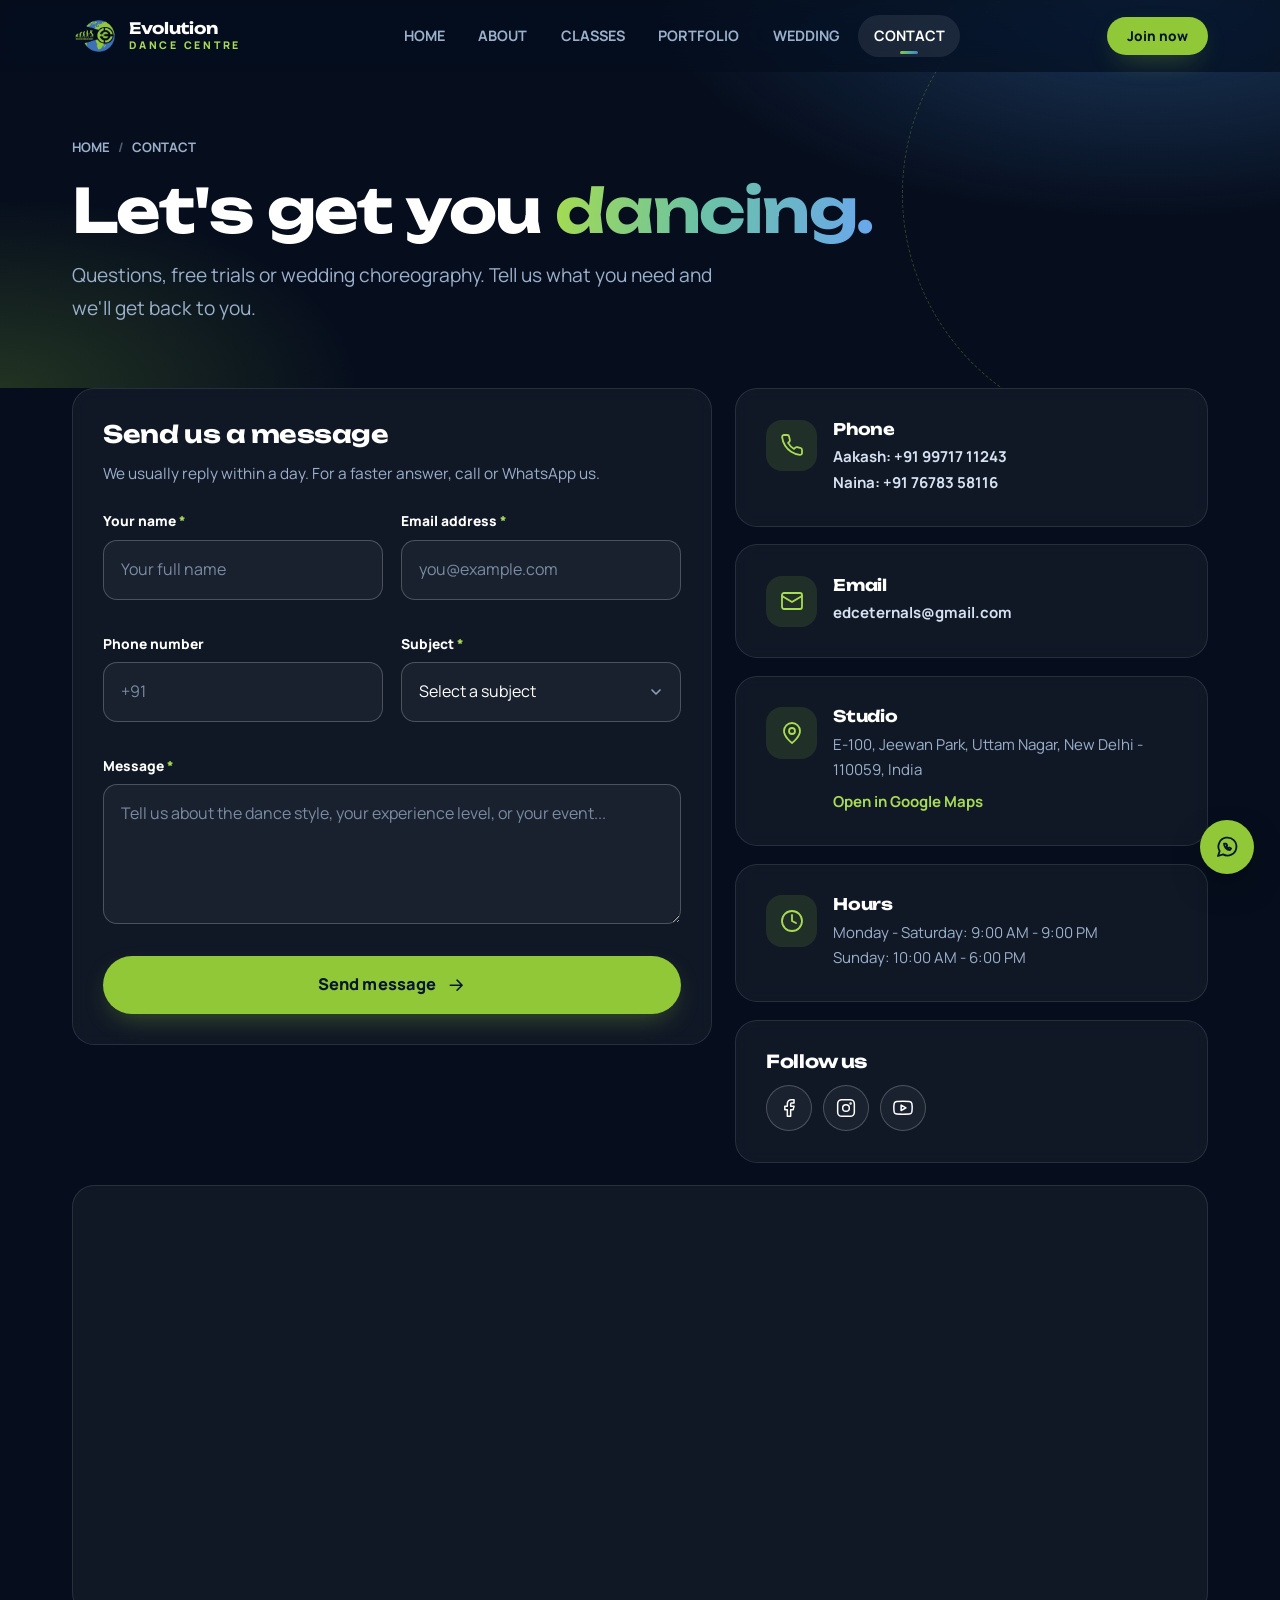
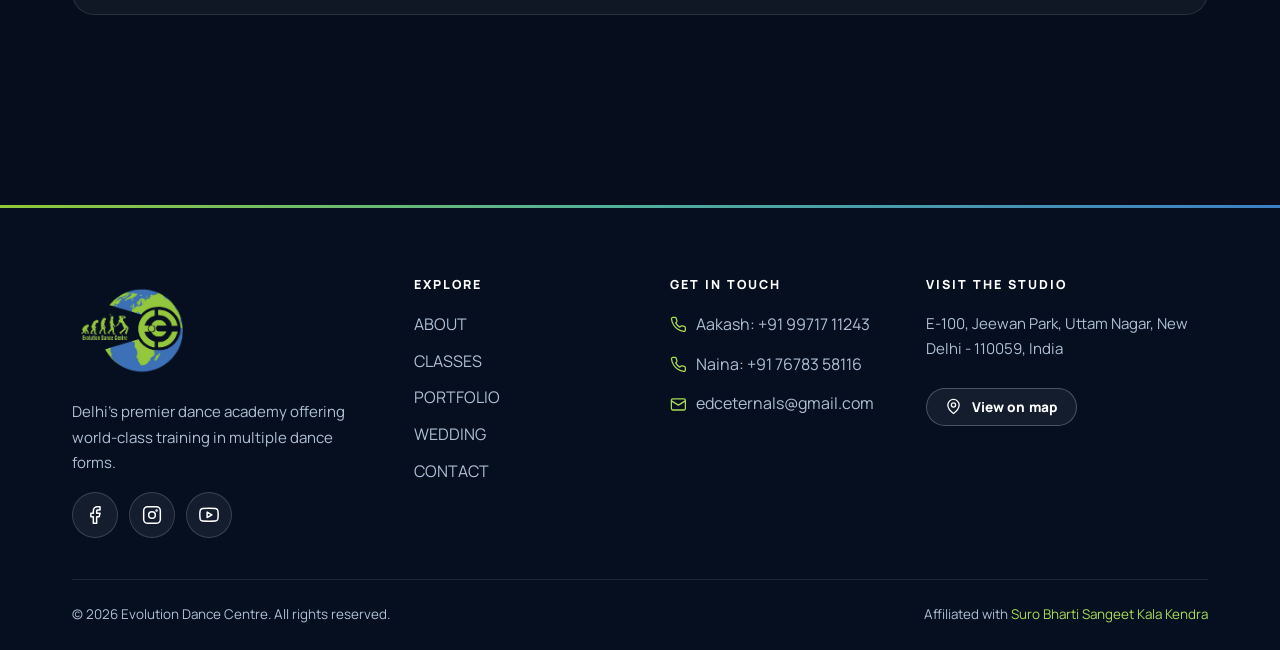
<file: contact.html>
<!DOCTYPE html>
<html lang="en" data-theme="dark">
<head>
<meta charset="UTF-8">
<meta name="viewport" content="width=device-width, initial-scale=1, viewport-fit=cover">
<title>Contact Us — Evolution Dance Centre</title>
<meta name="description" content="Contact Evolution Dance Centre in Uttam Nagar, New Delhi. Call, WhatsApp, email or send us a message to book a free trial class.">
<meta name="theme-color" content="#060e1d">
<meta name="color-scheme" content="dark light">
<meta property="og:title" content="Contact Us — Evolution Dance Centre">
<meta property="og:description" content="Contact Evolution Dance Centre in Uttam Nagar, New Delhi. Call, WhatsApp, email or send us a message to book a free trial class.">
<meta property="og:type" content="website">
<link rel="icon" type="image/png" href="logo.png">
<link rel="apple-touch-icon" href="logo.png">
<link rel="preconnect" href="https://fonts.googleapis.com">
<link rel="preconnect" href="https://fonts.gstatic.com" crossorigin>
<link href="https://fonts.googleapis.com/css2?family=Manrope:wght@400;500;600;700;800&family=Unbounded:wght@500;600;700;800&display=swap" rel="stylesheet">
<link rel="stylesheet" href="styles.css">
</head>
<body>
<svg width="0" height="0" style="position:absolute" aria-hidden="true" focusable="false"><symbol id="i-sun" viewBox="0 0 24 24"><circle cx="12" cy="12" r="4"/><path d="M12 2v2M12 20v2M4.9 4.9l1.4 1.4M17.7 17.7l1.4 1.4M2 12h2M20 12h2M4.9 19.1l1.4-1.4M17.7 6.3l1.4-1.4"/></symbol><symbol id="i-moon" viewBox="0 0 24 24"><path d="M21 12.8A9 9 0 1 1 11.2 3a7 7 0 0 0 9.8 9.8z"/></symbol><symbol id="i-arrow" viewBox="0 0 24 24"><path d="M5 12h14M13 6l6 6-6 6"/></symbol><symbol id="i-arrow-up" viewBox="0 0 24 24"><path d="M12 19V5M5 12l7-7 7 7"/></symbol><symbol id="i-check" viewBox="0 0 24 24"><path d="M5 13l4 4L19 7"/></symbol><symbol id="i-phone" viewBox="0 0 24 24"><path d="M22 16.92v3a2 2 0 0 1-2.18 2 19.79 19.79 0 0 1-8.63-3.07 19.5 19.5 0 0 1-6-6 19.79 19.79 0 0 1-3.07-8.67A2 2 0 0 1 4.11 2h3a2 2 0 0 1 2 1.72c.127.96.361 1.903.7 2.81a2 2 0 0 1-.45 2.11L8.09 9.91a16 16 0 0 0 6 6l1.27-1.27a2 2 0 0 1 2.11-.45c.907.339 1.85.573 2.81.7A2 2 0 0 1 22 16.92z"/></symbol><symbol id="i-mail" viewBox="0 0 24 24"><rect x="2" y="4" width="20" height="16" rx="2"/><path d="m22 7-10 6L2 7"/></symbol><symbol id="i-pin" viewBox="0 0 24 24"><path d="M20 10c0 6-8 12-8 12S4 16 4 10a8 8 0 0 1 16 0z"/><circle cx="12" cy="10" r="3"/></symbol><symbol id="i-clock" viewBox="0 0 24 24"><circle cx="12" cy="12" r="10"/><path d="M12 6v6l4 2"/></symbol><symbol id="i-whatsapp" viewBox="0 0 24 24"><path d="M3 21l1.65-4.9A9 9 0 1 1 8 19.4L3 21z"/><path d="M9 8.6c0 3.4 2.6 6.4 6 6.4l1.1-1.5-1.9-1-.9.8a4 4 0 0 1-1.9-1.9l.8-.9-1-1.9L9 8.6z"/></symbol><symbol id="i-facebook" viewBox="0 0 24 24"><path d="M18 2h-3a5 5 0 0 0-5 5v3H7v4h3v8h4v-8h3l1-4h-4V7a1 1 0 0 1 1-1h3z"/></symbol><symbol id="i-instagram" viewBox="0 0 24 24"><rect x="2" y="2" width="20" height="20" rx="5"/><circle cx="12" cy="12" r="4"/><circle cx="17.5" cy="6.5" r=".6"/></symbol><symbol id="i-youtube" viewBox="0 0 24 24"><path d="M22.54 6.42a2.78 2.78 0 0 0-1.94-2C18.88 4 12 4 12 4s-6.88 0-8.6.46a2.78 2.78 0 0 0-1.94 2A29 29 0 0 0 1 11.75a29 29 0 0 0 .46 5.33A2.78 2.78 0 0 0 3.4 19c1.72.46 8.6.46 8.6.46s6.88 0 8.6-.46a2.78 2.78 0 0 0 1.94-2 29 29 0 0 0 .46-5.25 29 29 0 0 0-.46-5.33z"/><path d="M9.75 15.02 15.5 11.75 9.75 8.48z"/></symbol><symbol id="i-play" viewBox="0 0 24 24"><path d="M7 4.5v15a1 1 0 0 0 1.5.86l12.5-7.5a1 1 0 0 0 0-1.72L8.5 3.64A1 1 0 0 0 7 4.5z" fill="currentColor" stroke="none"/></symbol><symbol id="i-users" viewBox="0 0 24 24"><path d="M17 21v-2a4 4 0 0 0-4-4H5a4 4 0 0 0-4 4v2"/><circle cx="9" cy="7" r="4"/><path d="M23 21v-2a4 4 0 0 0-3-3.87M16 3.13a4 4 0 0 1 0 7.75"/></symbol><symbol id="i-award" viewBox="0 0 24 24"><circle cx="12" cy="8" r="6"/><path d="M15.477 12.89 17 22l-5-3-5 3 1.523-9.11"/></symbol><symbol id="i-globe" viewBox="0 0 24 24"><circle cx="12" cy="12" r="10"/><path d="M2 12h20M12 2a15.3 15.3 0 0 1 4 10 15.3 15.3 0 0 1-4 10 15.3 15.3 0 0 1-4-10 15.3 15.3 0 0 1 4-10z"/></symbol><symbol id="i-building" viewBox="0 0 24 24"><path d="M3 21h18M5 21V8l7-5 7 5v13M9 21v-6h6v6"/></symbol><symbol id="i-video" viewBox="0 0 24 24"><path d="m23 7-7 5 7 5V7z"/><rect x="1" y="5" width="15" height="14" rx="2"/></symbol><symbol id="i-heart" viewBox="0 0 24 24"><path d="M20.84 4.61a5.5 5.5 0 0 0-7.78 0L12 5.67l-1.06-1.06a5.5 5.5 0 0 0-7.78 7.78l1.06 1.06L12 21.23l7.78-7.78 1.06-1.06a5.5 5.5 0 0 0 0-7.78z"/></symbol><symbol id="i-star" viewBox="0 0 24 24"><path d="m12 2 3.09 6.26L22 9.27l-5 4.87 1.18 6.88L12 17.77l-6.18 3.25L7 14.14 2 9.27l6.91-1.01L12 2z"/></symbol><symbol id="i-target" viewBox="0 0 24 24"><circle cx="12" cy="12" r="10"/><circle cx="12" cy="12" r="6"/><circle cx="12" cy="12" r="2"/></symbol><symbol id="i-eye" viewBox="0 0 24 24"><path d="M1 12s4-8 11-8 11 8 11 8-4 8-11 8-11-8-11-8z"/><circle cx="12" cy="12" r="3"/></symbol><symbol id="i-music" viewBox="0 0 24 24"><path d="M9 18V5l12-2v13"/><circle cx="6" cy="18" r="3"/><circle cx="18" cy="16" r="3"/></symbol><symbol id="i-sparkles" viewBox="0 0 24 24"><path d="M12 3l1.9 5.1L19 10l-5.1 1.9L12 17l-1.9-5.1L5 10l5.1-1.9L12 3z"/><path d="M19 17l.7 1.8 1.8.7-1.8.7L19 22l-.7-1.8-1.8-.7 1.8-.7L19 17z"/></symbol><symbol id="i-rings" viewBox="0 0 24 24"><circle cx="9" cy="14.5" r="5.5"/><circle cx="15" cy="14.5" r="5.5"/><path d="M12 2.5l1.8 2.4L12 7.3 10.2 4.9 12 2.5z"/></symbol><symbol id="i-calendar" viewBox="0 0 24 24"><rect x="3" y="4" width="18" height="18" rx="2"/><path d="M16 2v4M8 2v4M3 10h18"/></symbol><symbol id="i-hiphop" viewBox="0 0 24 24"><path d="M3 18v-6a9 9 0 0 1 18 0v6"/><path d="M21 19a2 2 0 0 1-2 2h-1a2 2 0 0 1-2-2v-3a2 2 0 0 1 2-2h3zM3 19a2 2 0 0 0 2 2h1a2 2 0 0 0 2-2v-3a2 2 0 0 0-2-2H3z"/></symbol><symbol id="i-popping" viewBox="0 0 24 24"><path d="M13 2 3 14h9l-1 8 10-12h-9l1-8z"/></symbol><symbol id="i-electro" viewBox="0 0 24 24"><path d="M22 12h-4l-3 9L9 3l-3 9H2"/></symbol><symbol id="i-freestyle" viewBox="0 0 24 24"><path d="M12 3l1.9 5.1L19 10l-5.1 1.9L12 17l-1.9-5.1L5 10l5.1-1.9L12 3z"/></symbol><symbol id="i-breaking" viewBox="0 0 24 24"><path d="M21 12a9 9 0 1 1-3-6.7L21 8"/><path d="M21 3v5h-5"/></symbol><symbol id="i-bollywood" viewBox="0 0 24 24"><rect x="2" y="2" width="20" height="20" rx="2.2"/><path d="M7 2v20M17 2v20M2 12h20M2 7h5M2 17h5M17 17h5M17 7h5"/></symbol><symbol id="i-bhangra" viewBox="0 0 24 24"><ellipse cx="12" cy="7" rx="9" ry="3.5"/><path d="M3 7v10c0 1.9 4 3.5 9 3.5s9-1.6 9-3.5V7M8 10.5l-1 9M16 10.5l1 9"/></symbol><symbol id="i-classical" viewBox="0 0 24 24"><circle cx="12" cy="12" r="2.4"/><path d="M12 9.6C9.5 7 9.8 4 12 2c2.2 2 2.5 5 0 7.6zM14.4 12c2.6-2.5 5.6-2.2 7.6 0-2 2.2-5 2.5-7.6 0zM12 14.4c2.5 2.6 2.2 5.6 0 7.6-2.2-2-2.5-5 0-7.6zM9.6 12C7 14.5 4 14.2 2 12c2-2.2 5-2.5 7.6 0z"/></symbol><symbol id="i-semi" viewBox="0 0 24 24"><path d="M18.178 8c5.096 0 5.096 8 0 8-5.095 0-7.133-8-12.356-8-5.096 0-5.096 8 0 8 5.223 0 7.26-8 12.356-8z"/></symbol></svg>
<a class="skip" href="#main">Skip to content</a>
<div class="progress" aria-hidden="true"><span id="progress"></span></div>
<header class="site-header" id="header">
  <div class="container header-inner">
    <a class="brand" href="index.html" aria-label="Evolution Dance Centre — home">
      <img src="logo.png" alt="" width="46" height="40">
      <span class="brand-text"><strong>Evolution</strong><small>Dance Centre</small></span>
    </a>
    <nav class="site-nav" id="siteNav" aria-label="Main navigation">
      <ul><li><a class="nl" href="index.html">HOME</a></li><li><a class="nl" href="about.html">ABOUT</a></li><li><a class="nl" href="classes.html">CLASSES</a></li><li><a class="nl" href="portfolio.html">PORTFOLIO</a></li><li><a class="nl" href="wedding.html">WEDDING</a></li><li><a class="nl" href="contact.html" aria-current="page">CONTACT</a></li></ul>
      <div class="nav-extra">
        <a class="btn btn-primary btn-block" href="contact.html">Book a free trial <svg class="ic ic-arrow" aria-hidden="true" focusable="false"><use href="#i-arrow"/></svg></a>
        <div class="nav-contact">
          <a href="tel:+919971711243"><svg class="ic" aria-hidden="true" focusable="false"><use href="#i-phone"/></svg> Aakash · +91 99717 11243</a>
          <a href="tel:+917678358116"><svg class="ic" aria-hidden="true" focusable="false"><use href="#i-phone"/></svg> Naina · +91 76783 58116</a>
          <a href="mailto:edceternals@gmail.com"><svg class="ic" aria-hidden="true" focusable="false"><use href="#i-mail"/></svg> edceternals@gmail.com</a>
        </div>
      </div>
    </nav>
      <a class="btn btn-primary btn-sm header-cta" href="contact.html">Join now</a>
      <button class="icon-btn nav-toggle" id="navToggle" type="button" aria-expanded="false" aria-controls="siteNav" aria-label="Open menu">
        <span class="bars"><i></i><i></i><i></i></span>
      </button>
    </div>
  </div>
</header>
<div class="nav-scrim" id="navScrim"></div>
<main id="main">
<section class="page-hero">
  <div class="container">
    <nav class="crumbs reveal" aria-label="Breadcrumb"><a href="index.html">HOME</a><span aria-hidden="true">/</span><span>CONTACT</span></nav>
    <h1 class="reveal" style="--d:.06s">Let's get you <span class="grad-text">dancing.</span></h1>
    <p class="lead reveal" style="--d:.12s">Questions, free trials or wedding choreography. Tell us what you need and we'll get back to you.</p>
  </div>
</section>
<section class="section" style="padding-top:0">
  <div class="container contact-grid">
    <div class="card form-card reveal">
      <h2>Send us a message</h2>
      <p>We usually reply within a day. For a faster answer, call or WhatsApp us.</p>
      <form class="form" id="contactForm" novalidate>
        <div class="row-2">
          <div class="field"><label for="name">Your name <i>*</i></label><input class="input" id="name" name="name" type="text" autocomplete="name" placeholder="Your full name"><span class="err" role="alert"></span></div>
          <div class="field"><label for="email">Email address <i>*</i></label><input class="input" id="email" name="email" type="email" autocomplete="email" inputmode="email" placeholder="you@example.com"><span class="err" role="alert"></span></div>
        </div>
        <div class="row-2">
          <div class="field"><label for="phone">Phone number</label><input class="input" id="phone" name="phone" type="tel" autocomplete="tel" inputmode="tel" placeholder="+91"><span class="err" role="alert"></span></div>
          <div class="field"><label for="subject">Subject <i>*</i></label>
            <select class="input" id="subject" name="subject">
              <option value="">Select a subject</option>
              <option value="Class Inquiry">Class inquiry</option>
              <option value="Wedding Choreography">Wedding choreography</option>
              <option value="Trial Class">Free trial class</option>
              <option value="General Inquiry">General inquiry</option>
              <option value="Other">Other</option>
            </select><span class="err" role="alert"></span></div>
        </div>
        <div class="field"><label for="message">Message <i>*</i></label><textarea class="input" id="message" name="message" placeholder="Tell us about the dance style, your experience level, or your event..."></textarea><span class="err" role="alert"></span></div>
        <button class="btn btn-primary btn-lg btn-block" type="submit">Send message <svg class="ic ic-arrow" aria-hidden="true" focusable="false"><use href="#i-arrow"/></svg></button>
      </form>
      <div class="success" id="formSuccess" role="status">
        <strong>Almost done!</strong>
        <p>Your email app should open with your message ready to send. If nothing opened, use one of these:</p>
        <div class="hero-cta" style="margin:0">
          <a class="btn btn-primary btn-sm" id="mailFallback" href="mailto:edceternals@gmail.com"><svg class="ic" aria-hidden="true" focusable="false"><use href="#i-mail"/></svg> Open email</a>
          <a class="btn btn-ghost btn-sm" id="waFallback" href="https://wa.me/919971711243" target="_blank" rel="noopener"><svg class="ic" aria-hidden="true" focusable="false"><use href="#i-whatsapp"/></svg> Send on WhatsApp</a>
        </div>
      </div>
    </div>

    <div class="info-stack" data-stagger>
      <div class="card info reveal"><div class="icon-badge"><svg class="ic" aria-hidden="true" focusable="false"><use href="#i-phone"/></svg></div><div><h3>Phone</h3><a href="tel:+919971711243">Aakash: +91 99717 11243</a><a href="tel:+917678358116">Naina: +91 76783 58116</a></div></div>
      <div class="card info reveal"><div class="icon-badge"><svg class="ic" aria-hidden="true" focusable="false"><use href="#i-mail"/></svg></div><div><h3>Email</h3><a href="mailto:edceternals@gmail.com">edceternals@gmail.com</a></div></div>
      <div class="card info reveal"><div class="icon-badge"><svg class="ic" aria-hidden="true" focusable="false"><use href="#i-pin"/></svg></div><div><h3>Studio</h3><p>E-100, Jeewan Park, Uttam Nagar, New Delhi - 110059, India</p><a href="https://maps.app.goo.gl/cfJKi5iW6E18Kwmt6?g_st=ic" target="_blank" rel="noopener" style="color:var(--link);margin-top:.4rem">Open in Google Maps</a></div></div>
      <div class="card info reveal"><div class="icon-badge"><svg class="ic" aria-hidden="true" focusable="false"><use href="#i-clock"/></svg></div><div><h3>Hours</h3><p>Monday - Saturday: 9:00 AM - 9:00 PM</p><p>Sunday: 10:00 AM - 6:00 PM</p></div></div>
      <div class="card reveal"><h3>Follow us</h3><div class="socials">
        <a href="https://www.facebook.com/share/1BMeq9kMNm/?mibextid=wwXIfr" target="_blank" rel="noopener" aria-label="Facebook"><svg class="ic" aria-hidden="true" focusable="false"><use href="#i-facebook"/></svg></a>
        <a href="https://www.instagram.com/evolutiondance_centre?igsh=aGJnZWt2N3cwN3Jk" target="_blank" rel="noopener" aria-label="Instagram"><svg class="ic" aria-hidden="true" focusable="false"><use href="#i-instagram"/></svg></a>
        <a href="https://youtube.com/@edceternals-g3i?si=o3Gl9xt_s5TvM05G" target="_blank" rel="noopener" aria-label="YouTube"><svg class="ic" aria-hidden="true" focusable="false"><use href="#i-youtube"/></svg></a></div></div>
    </div>
  </div>

  <div class="container">
    <div class="map reveal">
      <iframe title="Evolution Dance Centre on Google Maps" loading="lazy" referrerpolicy="no-referrer-when-downgrade"
        src="https://maps.google.com/maps?q=E-100%2C%20Jeewan%20Park%2C%20Uttam%20Nagar%2C%20New%20Delhi%20110059&amp;z=15&amp;output=embed"></iframe>
    </div>
  </div>
</section>
</main>

<footer class="site-footer">
  <div class="container">
    <div class="footer-grid">
      <div class="footer-brand">
        <img src="logo.png" alt="Evolution Dance Centre" width="120" height="105" loading="lazy">
        <p>Delhi's premier dance academy offering world-class training in multiple dance forms.</p>
        <div class="socials">
          <a href="https://www.facebook.com/share/1BMeq9kMNm/?mibextid=wwXIfr" target="_blank" rel="noopener" aria-label="Facebook"><svg class="ic" aria-hidden="true" focusable="false"><use href="#i-facebook"/></svg></a>
          <a href="https://www.instagram.com/evolutiondance_centre?igsh=aGJnZWt2N3cwN3Jk" target="_blank" rel="noopener" aria-label="Instagram"><svg class="ic" aria-hidden="true" focusable="false"><use href="#i-instagram"/></svg></a>
          <a href="https://youtube.com/@edceternals-g3i?si=o3Gl9xt_s5TvM05G" target="_blank" rel="noopener" aria-label="YouTube"><svg class="ic" aria-hidden="true" focusable="false"><use href="#i-youtube"/></svg></a>
        </div>
      </div>
      <div>
        <h4>Explore</h4>
        <ul>
          <li><a href="about.html">ABOUT</a></li>
          <li><a href="classes.html">CLASSES</a></li>
          <li><a href="portfolio.html">PORTFOLIO</a></li>
          <li><a href="wedding.html">WEDDING</a></li>
          <li><a href="contact.html">CONTACT</a></li>
        </ul>
      </div>
      <div>
        <h4>Get in touch</h4>
        <ul class="f-contact">
          <li><a href="tel:+919971711243"><svg class="ic" aria-hidden="true" focusable="false"><use href="#i-phone"/></svg> Aakash: +91 99717 11243</a></li>
          <li><a href="tel:+917678358116"><svg class="ic" aria-hidden="true" focusable="false"><use href="#i-phone"/></svg> Naina: +91 76783 58116</a></li>
          <li><a href="mailto:edceternals@gmail.com"><svg class="ic" aria-hidden="true" focusable="false"><use href="#i-mail"/></svg> edceternals@gmail.com</a></li>
        </ul>
      </div>
      <div>
        <h4>Visit the studio</h4>
        <p>E-100, Jeewan Park, Uttam Nagar, New Delhi - 110059, India</p>
        <a class="btn btn-ghost btn-sm" href="https://maps.app.goo.gl/cfJKi5iW6E18Kwmt6?g_st=ic" target="_blank" rel="noopener"><svg class="ic" aria-hidden="true" focusable="false"><use href="#i-pin"/></svg> View on map</a>
      </div>
    </div>
    <div class="footer-bottom">
      <p>&copy; <span data-year>2026</span> Evolution Dance Centre. All rights reserved.</p>
      <p>Affiliated with <a href="https://sskalakendra.org" target="_blank" rel="noopener">Suro Bharti Sangeet Kala Kendra</a></p>
    </div>
  </div>
</footer>

<div class="fabs">
  <button class="fab fab-top" id="toTop" type="button" aria-label="Back to top"><svg class="ic" aria-hidden="true" focusable="false"><use href="#i-arrow-up"/></svg></button>
  <a class="fab fab-wa" href="https://wa.me/919971711243?text=Hi%20Evolution%20Dance%20Centre!" target="_blank" rel="noopener" aria-label="Chat on WhatsApp"><svg class="ic" aria-hidden="true" focusable="false"><use href="#i-whatsapp"/></svg></a>
</div>

<script src="script.js"></script>
</body>
</html>
</file>
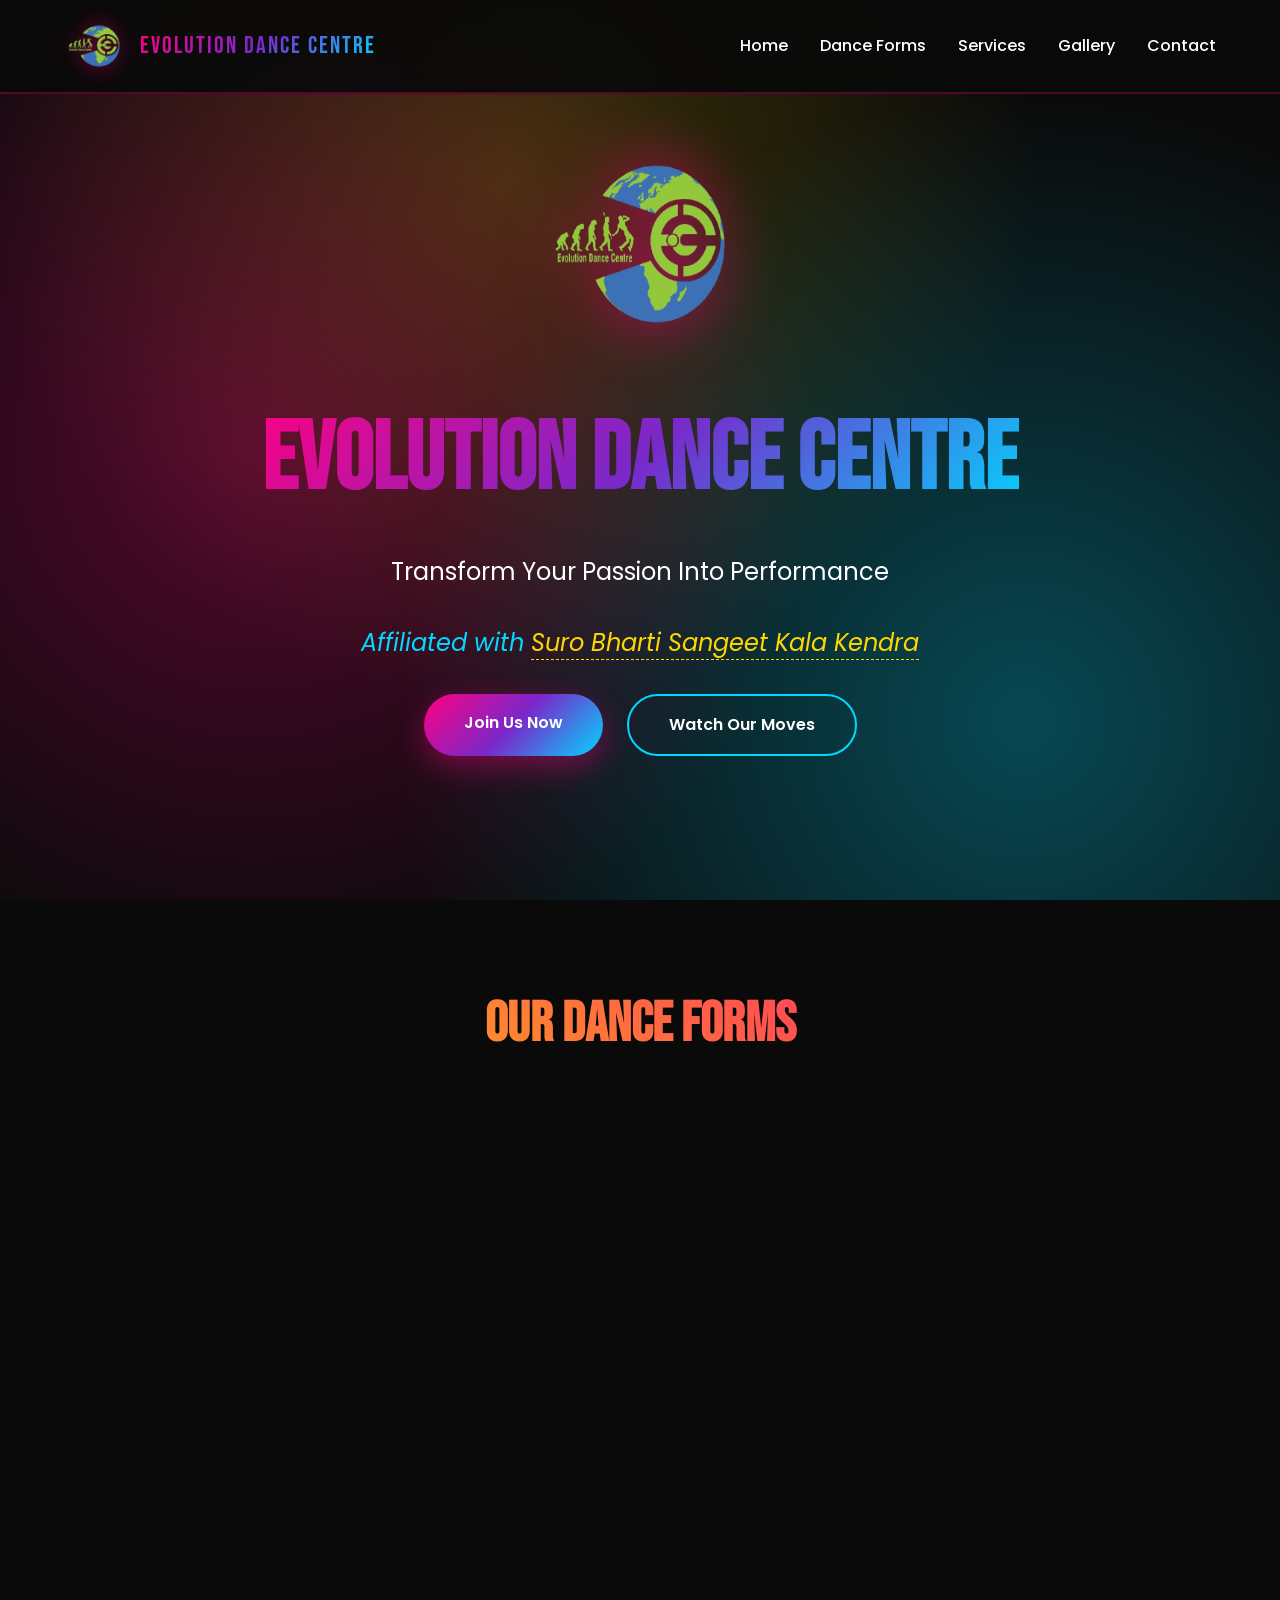
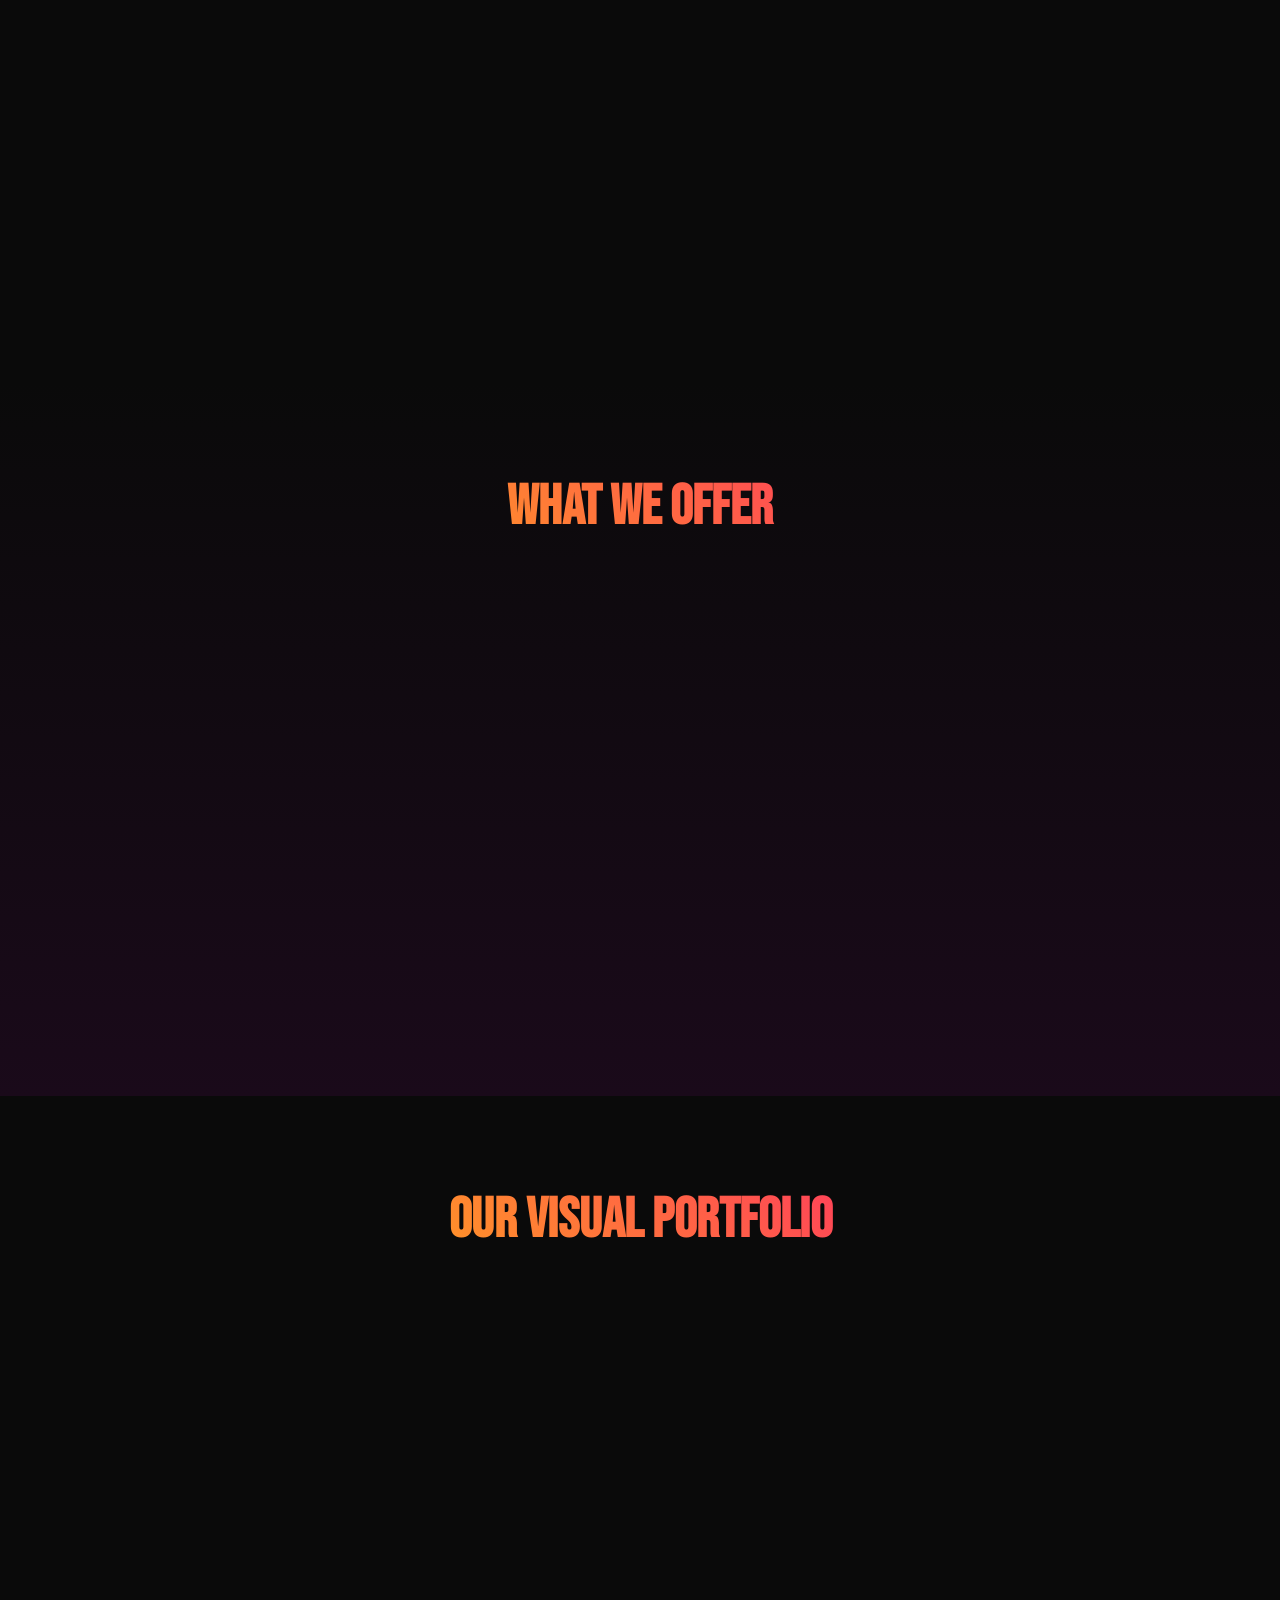
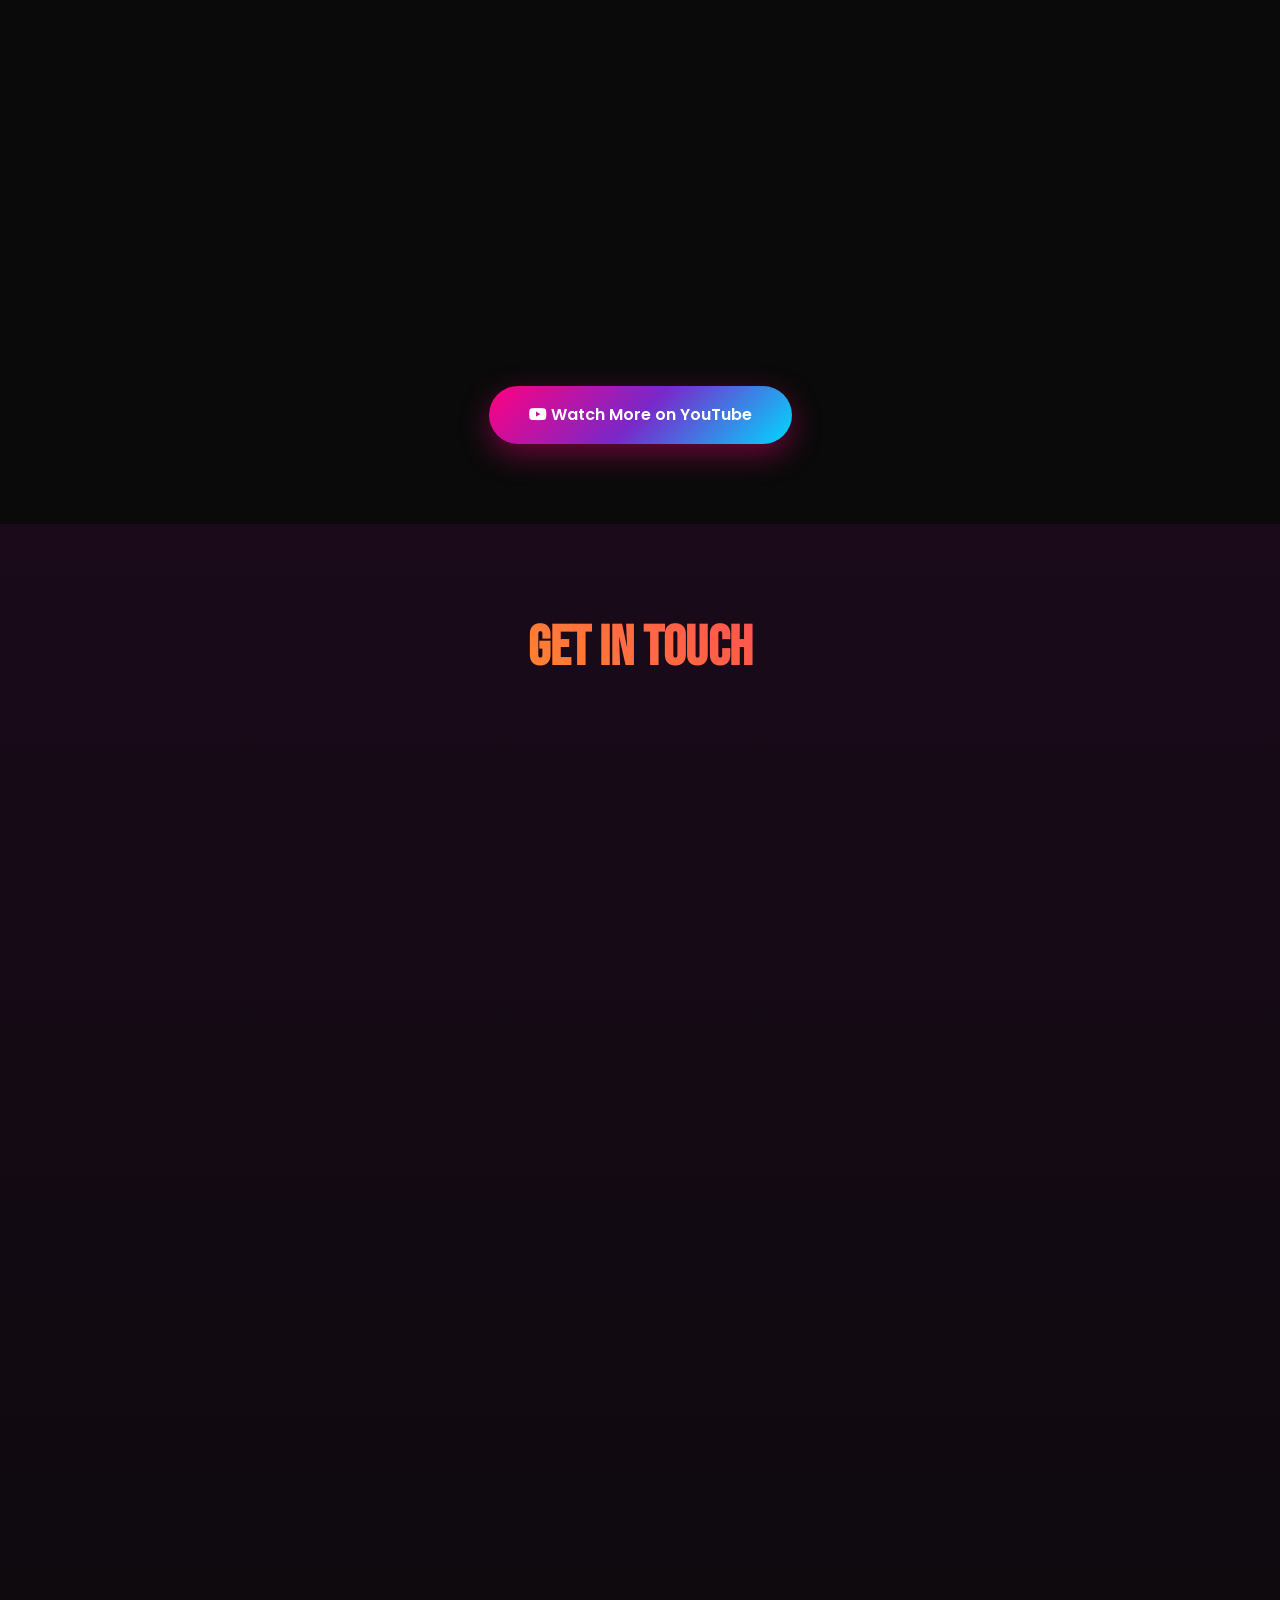
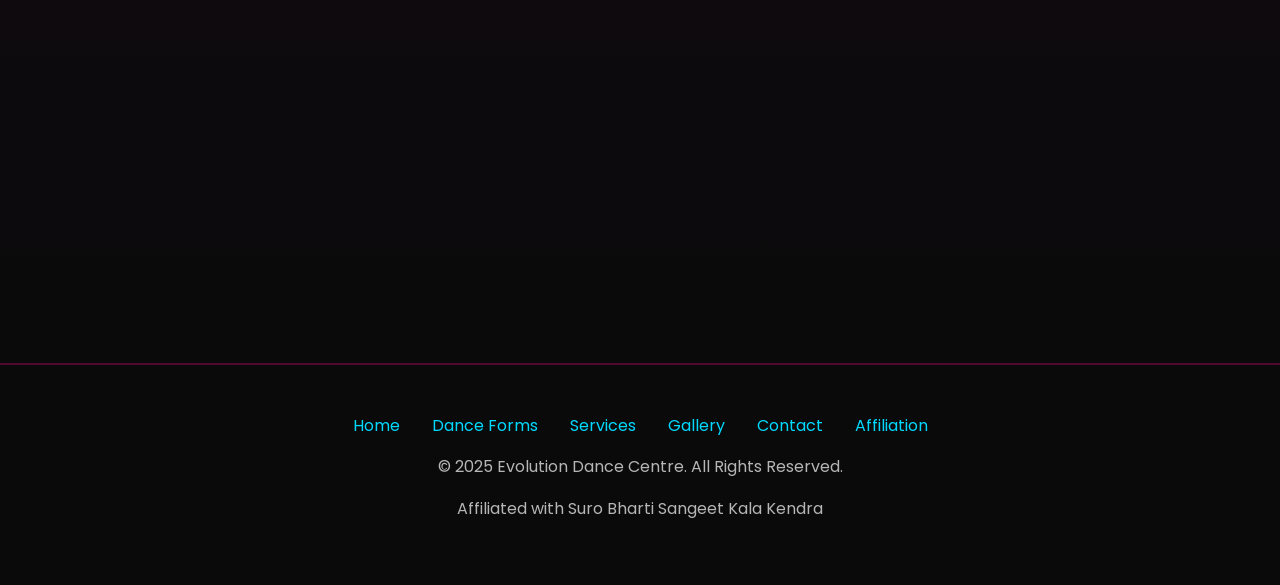
<file: EDC.html>
<!DOCTYPE html>
<html lang="en">
<head>
    <meta charset="UTF-8">
    <meta name="viewport" content="width=device-width, initial-scale=1.0">
    <title>Evolution Dance Centre - Transform Your Passion Into Performance</title>
    <link rel="stylesheet" href="https://cdnjs.cloudflare.com/ajax/libs/font-awesome/6.4.0/css/all.min.css">
    <link href="https://fonts.googleapis.com/css2?family=Poppins:wght@300;400;600;700;900&family=Bebas+Neue&display=swap" rel="stylesheet">
    <link rel="stylesheet" href="EDC.css">	
</head>
<body>
<script src="EDC.js"></script>
    <!-- Loading Screen -->
    <div class="loading" id="loading">
        <div class="loader"></div>
    </div>

    <!-- Header -->
    <header>
        <nav>
            <div class="logo-container">
                <img src="logo.png" alt="Evolution Dance Centre Logo" class="logo-image">
                <div class="logo">EVOLUTION DANCE CENTRE</div>
            </div>
            <div class="menu-toggle" id="menuToggle">
                <span></span>
                <span></span>
                <span></span>
            </div>
            <ul class="nav-links" id="navLinks">
                <li><a href="#home">Home</a></li>
                <li><a href="#dance-forms">Dance Forms</a></li>
                <li><a href="#services">Services</a></li>
                <li><a href="#gallery">Gallery</a></li>
                <li><a href="#contact">Contact</a></li>
            </ul>
        </nav>
    </header>

    <!-- Hero Section -->
    <section class="hero" id="home">
        <div class="hero-background"></div>
        <div class="hero-content">
            <img src="logo.png" alt="Evolution Dance Centre Logo" class="hero-logo">
            <h1>EVOLUTION DANCE CENTRE</h1>
            <p>Transform Your Passion Into Performance</p>
            <p class="affiliation">
                Affiliated with <a href="https://sskalakendra.org" target="_blank">Suro Bharti Sangeet Kala Kendra</a>
            </p>
            <div class="cta-buttons">
                <a href="#contact" class="btn btn-primary">Join Us Now</a>
                <a href="https://youtube.com/@edceternals-g3i?si=o3Gl9xt_s5TvM05G" target="_blank" class="btn btn-secondary">Watch Our Moves</a>
            </div>
        </div>
    </section>

    <!-- Dance Forms Section -->
    <section class="dance-forms" id="dance-forms">
        <h2 class="section-title">Our Dance Forms</h2>
        <div class="forms-grid">
            <div class="form-card fade-in">
                <i class="fas fa-music"></i>
                <h3>HIP HOP</h3>
                <p>Urban rhythm and street style</p>
            </div>
            <div class="form-card fade-in">
                <i class="fas fa-robot"></i>
                <h3>POPPING</h3>
                <p>Master the art of robotic movements</p>
            </div>
            <div class="form-card fade-in">
                <i class="fas fa-bolt"></i>
                <h3>ELECTRO</h3>
                <p>Electric vibes and energy</p>
            </div>
            <div class="form-card fade-in">
                <i class="fas fa-fire"></i>
                <h3>FREESTYLE</h3>
                <p>Express yourself with no limits</p>
            </div>
            <div class="form-card fade-in">
                <i class="fas fa-street-view"></i>
                <h3>BREAKING</h3>
                <p>Power moves and floor work</p>
            </div>
            <div class="form-card fade-in">
                <i class="fas fa-film"></i>
                <h3>BOLLYWOOD</h3>
                <p>Glamour and Bollywood magic</p>
            </div>
            <div class="form-card fade-in">
                <i class="fas fa-drum"></i>
                <h3>BHANGRA</h3>
                <p>Traditional Punjabi energy</p>
            </div>
            <div class="form-card fade-in">
                <i class="fas fa-dharmachakra"></i>
                <h3>CLASSICAL</h3>
                <p>Ancient traditions and grace</p>
            </div>
            <div class="form-card fade-in">
                <i class="fas fa-spa"></i>
                <h3>SEMI-CLASSICAL</h3>
                <p>Fusion of tradition and modern</p>
            </div>
        </div>
    </section>

    <!-- Services Section -->
    <section class="services" id="services">
        <h2 class="section-title">What We Offer</h2>
        <div class="services-grid">
            <div class="service-card fade-in">
                <i class="fas fa-laptop"></i>
                <h3>Online Classes</h3>
                <p>Learn from the comfort of your home with our interactive online sessions. Professional instruction with personalized feedback.</p>
            </div>
            <div class="service-card fade-in">
                <i class="fas fa-users"></i>
                <h3>Offline Classes</h3>
                <p>Experience the energy of in-person training at our state-of-the-art studio. Connect with fellow dancers and grow together.</p>
            </div>
            <div class="service-card fade-in">
                <i class="fas fa-ring"></i>
                <h3>Wedding Choreography</h3>
                <p>Make your special day unforgettable with customized wedding dance choreography. Perfect performances for sangeet, reception, and more.</p>
            </div>
        </div>
    </section>

    <!-- Gallery Section -->
    <section class="gallery" id="gallery">
        <h2 class="section-title">Our Visual Portfolio</h2>
        <div class="gallery-grid">
            <div class="gallery-item fade-in">
                <div class="gallery-overlay">
                    <i class="fas fa-play-circle"></i>
                </div>
            </div>
            <div class="gallery-item fade-in">
                <div class="gallery-overlay">
                    <i class="fas fa-play-circle"></i>
                </div>
            </div>
            <div class="gallery-item fade-in">
                <div class="gallery-overlay">
                    <i class="fas fa-play-circle"></i>
                </div>
            </div>
            <div class="gallery-item fade-in">
                <div class="gallery-overlay">
                    <i class="fas fa-play-circle"></i>
                </div>
            </div>
            <div class="gallery-item fade-in">
                <div class="gallery-overlay">
                    <i class="fas fa-play-circle"></i>
                </div>
            </div>
            <div class="gallery-item fade-in">
                <div class="gallery-overlay">
                    <i class="fas fa-play-circle"></i>
                </div>
            </div>
        </div>
        <div style="text-align: center; margin-top: 3rem;">
            <a href="https://youtube.com/@edceternals-g3i?si=o3Gl9xt_s5TvM05G" target="_blank" class="btn btn-primary">
                <i class="fab fa-youtube"></i> Watch More on YouTube
            </a>
        </div>
    </section>

    <!-- Contact Section -->
    <section class="contact" id="contact">
        <h2 class="section-title">Get In Touch</h2>
        <div class="contact-container">
            <div class="contact-info fade-in">
                <h3>Contact Information</h3>
                
                <div class="contact-item">
                    <i class="fas fa-map-marker-alt"></i>
                    <div>
                        <strong>Location:</strong><br>
                        E-100, Jeewan Park, Uttam Nagar<br>
                        New Delhi - 110059, India
                    </div>
                </div>

                <div class="contact-item">
                    <i class="fas fa-phone"></i>
                    <div>
                        <strong>Phone:</strong><br>
                        <a href="tel:+919971711243">Aakash: +91 99717 11243</a><br>
                        <a href="tel:+917678358116">Naina: +91 76783 58116</a>
                    </div>
                </div>

                <div class="contact-item">
                    <i class="fas fa-envelope"></i>
                    <div>
                        <strong>Email:</strong><br>
                        <a href="mailto:edceternals@gmail.com">edceternals@gmail.com</a>
                    </div>
                </div>

                <h3 style="margin-top: 2rem;">Follow Us</h3>
                <div class="social-links">
                    <a href="https://www.instagram.com/evolutiondancecentre" target="_blank" title="Instagram">
                        <i class="fab fa-instagram"></i>
                    </a>
                    <a href="https://www.facebook.com/evolutiondancecentre" target="_blank" title="Facebook">
                        <i class="fab fa-facebook-f"></i>
                    </a>
                    <a href="https://youtube.com/@edceternals-g3i?si=o3Gl9xt_s5TvM05G" target="_blank" title="YouTube">
                        <i class="fab fa-youtube"></i>
                    </a>
                    <a href="mailto:edceternals@gmail.com" title="Email">
                        <i class="fas fa-envelope"></i>
                    </a>
                    <a href="tel:+919971711243" title="Call">
                        <i class="fas fa-phone"></i>
                    </a>
                </div>
            </div>

            <div class="contact-form fade-in">
                <h3>Send Us a Message</h3>
                <form id="contactForm">
                    <div class="form-group">
                        <label for="name">Name</label>
                        <input type="text" id="name" name="name" required>
                    </div>
                    <div class="form-group">
                        <label for="email">Email</label>
                        <input type="email" id="email" name="email" required>
                    </div>
                    <div class="form-group">
                        <label for="phone">Phone</label>
                        <input type="tel" id="phone" name="phone" required>
                    </div>
                    <div class="form-group">
                        <label for="message">Message</label>
                        <textarea id="message" name="message" required></textarea>
                    </div>
                    <button type="submit" class="btn btn-primary" style="width: 100%;">Send Message</button>
                </form>
            </div>
        </div>

        <!-- Map -->
        <div class="map-container fade-in">
            <iframe 
                src="https://www.google.com/maps/embed?pb=!1m18!1m12!1m3!1d3502.2088486666967!2d77.04920631508044!3d28.62324898242859!2m3!1f0!2f0!3f0!3m2!1i1024!2i768!4f13.1!3m3!1m2!1s0x390d04e3b3b3b3b3%3A0x3b3b3b3b3b3b3b3b!2sJeevan%20Park%2C%20Uttam%20Nagar%2C%20New%20Delhi%2C%20Delhi%20110059!5e0!3m2!1sen!2sin!4v1234567890123!5m2!1sen!2sin" 
                allowfullscreen="" 
                loading="lazy">
            </iframe>
        </div>
    </section>

    <!-- Footer -->
    <footer>
        <div class="footer-links">
            <a href="#home">Home</a>
            <a href="#dance-forms">Dance Forms</a>
            <a href="#services">Services</a>
            <a href="#gallery">Gallery</a>
            <a href="#contact">Contact</a>
            <a href="https://sskalakendra.org" target="_blank">Affiliation</a>
        </div>
        <p>&copy; 2025 Evolution Dance Centre. All Rights Reserved.</p>
        <p>Affiliated with Suro Bharti Sangeet Kala Kendra</p>
    </footer>
</body>
</html>
</file>
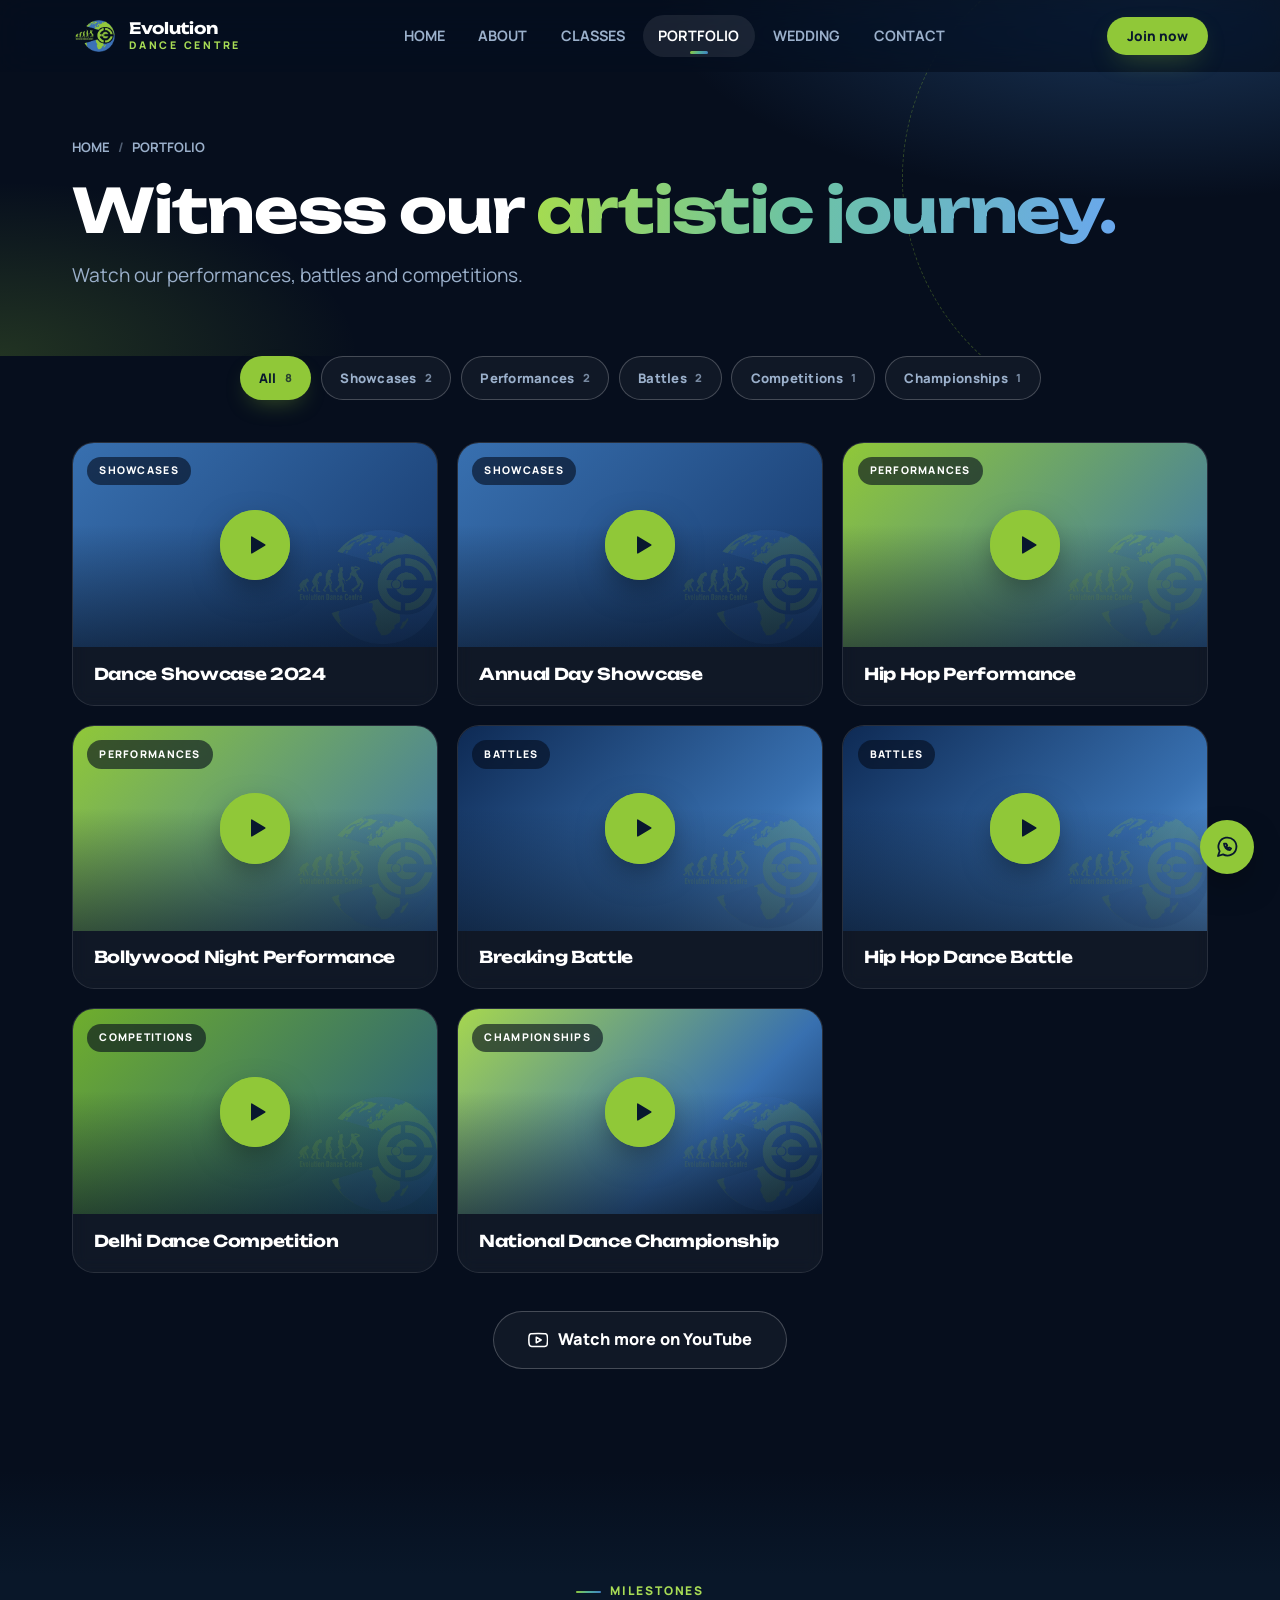
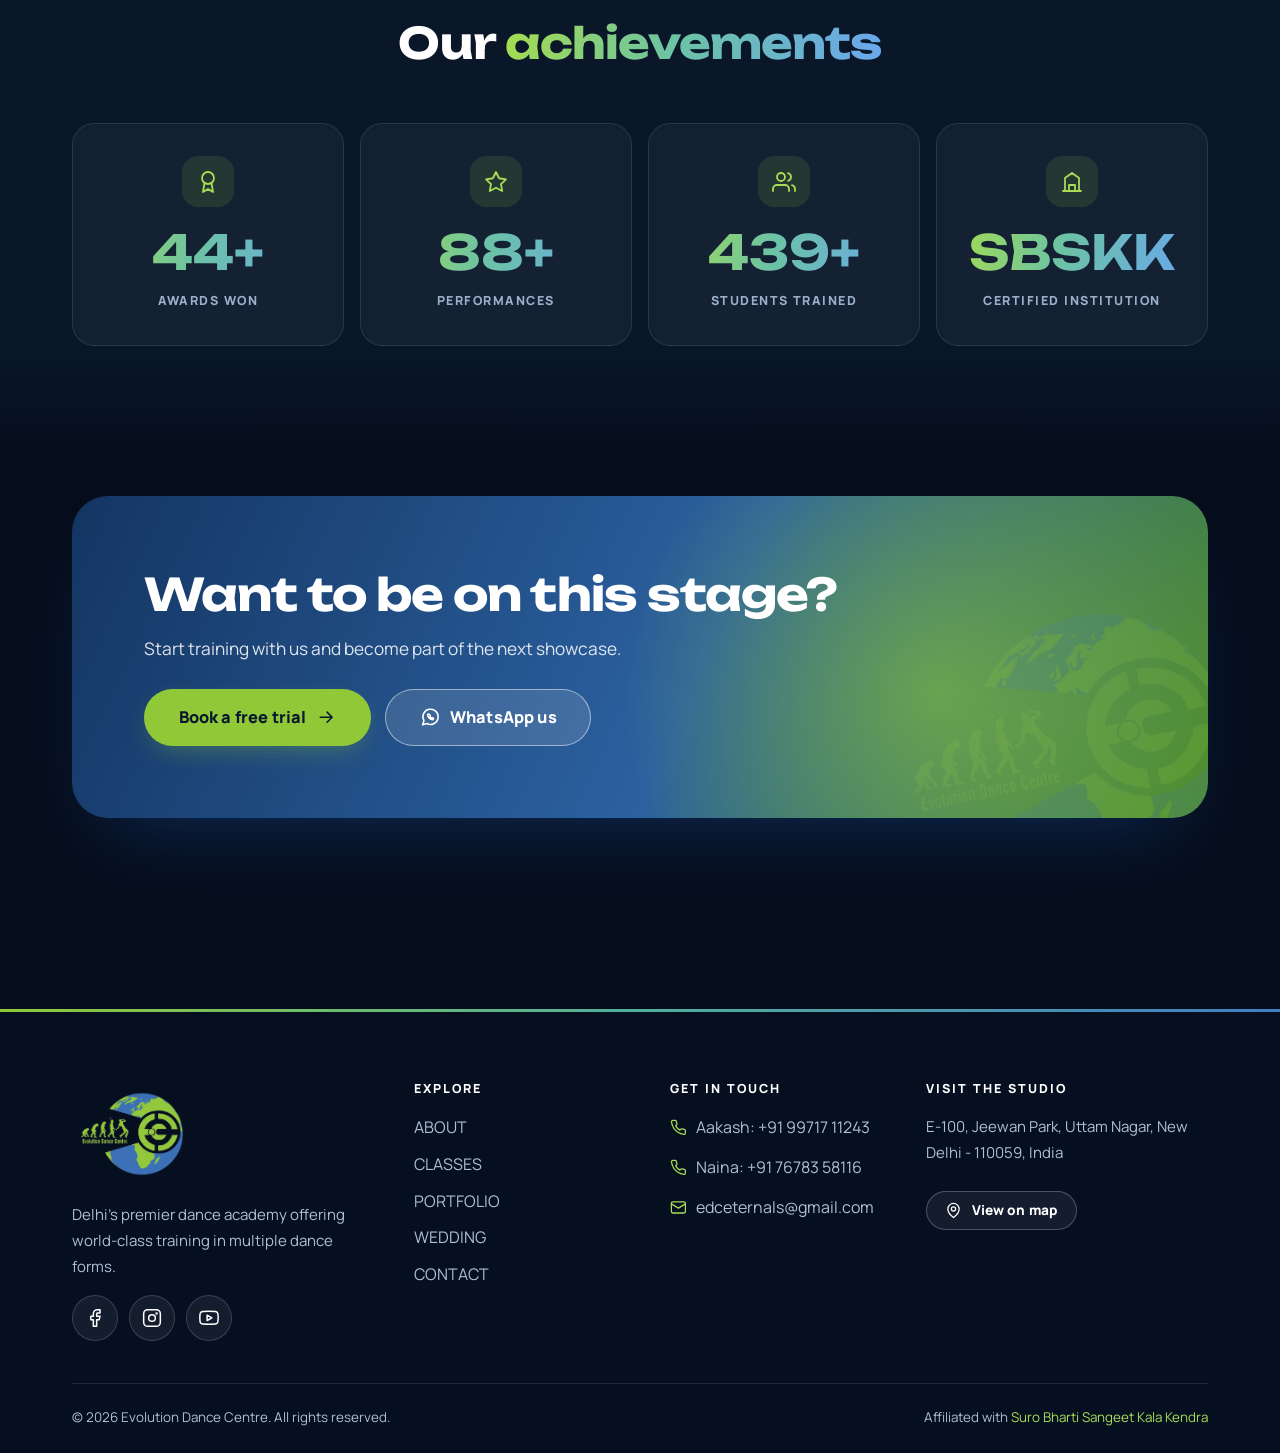
<file: portfolio.html>
<!DOCTYPE html>
<html lang="en" data-theme="dark">
<head>
<meta charset="UTF-8">
<meta name="viewport" content="width=device-width, initial-scale=1, viewport-fit=cover">
<title>Portfolio — Evolution Dance Centre</title>
<meta name="description" content="Watch Evolution Dance Centre showcases, performances, battles, competitions and championships.">
<meta name="theme-color" content="#060e1d">
<meta name="color-scheme" content="dark light">
<meta property="og:title" content="Portfolio — Evolution Dance Centre">
<meta property="og:description" content="Watch Evolution Dance Centre showcases, performances, battles, competitions and championships.">
<meta property="og:type" content="website">
<link rel="icon" type="image/png" href="logo.png">
<link rel="apple-touch-icon" href="logo.png">
<link rel="preconnect" href="https://fonts.googleapis.com">
<link rel="preconnect" href="https://fonts.gstatic.com" crossorigin>
<link href="https://fonts.googleapis.com/css2?family=Manrope:wght@400;500;600;700;800&family=Unbounded:wght@500;600;700;800&display=swap" rel="stylesheet">
<link rel="stylesheet" href="styles.css">
</head>
<body>
<svg width="0" height="0" style="position:absolute" aria-hidden="true" focusable="false"><symbol id="i-sun" viewBox="0 0 24 24"><circle cx="12" cy="12" r="4"/><path d="M12 2v2M12 20v2M4.9 4.9l1.4 1.4M17.7 17.7l1.4 1.4M2 12h2M20 12h2M4.9 19.1l1.4-1.4M17.7 6.3l1.4-1.4"/></symbol><symbol id="i-moon" viewBox="0 0 24 24"><path d="M21 12.8A9 9 0 1 1 11.2 3a7 7 0 0 0 9.8 9.8z"/></symbol><symbol id="i-arrow" viewBox="0 0 24 24"><path d="M5 12h14M13 6l6 6-6 6"/></symbol><symbol id="i-arrow-up" viewBox="0 0 24 24"><path d="M12 19V5M5 12l7-7 7 7"/></symbol><symbol id="i-check" viewBox="0 0 24 24"><path d="M5 13l4 4L19 7"/></symbol><symbol id="i-phone" viewBox="0 0 24 24"><path d="M22 16.92v3a2 2 0 0 1-2.18 2 19.79 19.79 0 0 1-8.63-3.07 19.5 19.5 0 0 1-6-6 19.79 19.79 0 0 1-3.07-8.67A2 2 0 0 1 4.11 2h3a2 2 0 0 1 2 1.72c.127.96.361 1.903.7 2.81a2 2 0 0 1-.45 2.11L8.09 9.91a16 16 0 0 0 6 6l1.27-1.27a2 2 0 0 1 2.11-.45c.907.339 1.85.573 2.81.7A2 2 0 0 1 22 16.92z"/></symbol><symbol id="i-mail" viewBox="0 0 24 24"><rect x="2" y="4" width="20" height="16" rx="2"/><path d="m22 7-10 6L2 7"/></symbol><symbol id="i-pin" viewBox="0 0 24 24"><path d="M20 10c0 6-8 12-8 12S4 16 4 10a8 8 0 0 1 16 0z"/><circle cx="12" cy="10" r="3"/></symbol><symbol id="i-clock" viewBox="0 0 24 24"><circle cx="12" cy="12" r="10"/><path d="M12 6v6l4 2"/></symbol><symbol id="i-whatsapp" viewBox="0 0 24 24"><path d="M3 21l1.65-4.9A9 9 0 1 1 8 19.4L3 21z"/><path d="M9 8.6c0 3.4 2.6 6.4 6 6.4l1.1-1.5-1.9-1-.9.8a4 4 0 0 1-1.9-1.9l.8-.9-1-1.9L9 8.6z"/></symbol><symbol id="i-facebook" viewBox="0 0 24 24"><path d="M18 2h-3a5 5 0 0 0-5 5v3H7v4h3v8h4v-8h3l1-4h-4V7a1 1 0 0 1 1-1h3z"/></symbol><symbol id="i-instagram" viewBox="0 0 24 24"><rect x="2" y="2" width="20" height="20" rx="5"/><circle cx="12" cy="12" r="4"/><circle cx="17.5" cy="6.5" r=".6"/></symbol><symbol id="i-youtube" viewBox="0 0 24 24"><path d="M22.54 6.42a2.78 2.78 0 0 0-1.94-2C18.88 4 12 4 12 4s-6.88 0-8.6.46a2.78 2.78 0 0 0-1.94 2A29 29 0 0 0 1 11.75a29 29 0 0 0 .46 5.33A2.78 2.78 0 0 0 3.4 19c1.72.46 8.6.46 8.6.46s6.88 0 8.6-.46a2.78 2.78 0 0 0 1.94-2 29 29 0 0 0 .46-5.25 29 29 0 0 0-.46-5.33z"/><path d="M9.75 15.02 15.5 11.75 9.75 8.48z"/></symbol><symbol id="i-play" viewBox="0 0 24 24"><path d="M7 4.5v15a1 1 0 0 0 1.5.86l12.5-7.5a1 1 0 0 0 0-1.72L8.5 3.64A1 1 0 0 0 7 4.5z" fill="currentColor" stroke="none"/></symbol><symbol id="i-users" viewBox="0 0 24 24"><path d="M17 21v-2a4 4 0 0 0-4-4H5a4 4 0 0 0-4 4v2"/><circle cx="9" cy="7" r="4"/><path d="M23 21v-2a4 4 0 0 0-3-3.87M16 3.13a4 4 0 0 1 0 7.75"/></symbol><symbol id="i-award" viewBox="0 0 24 24"><circle cx="12" cy="8" r="6"/><path d="M15.477 12.89 17 22l-5-3-5 3 1.523-9.11"/></symbol><symbol id="i-globe" viewBox="0 0 24 24"><circle cx="12" cy="12" r="10"/><path d="M2 12h20M12 2a15.3 15.3 0 0 1 4 10 15.3 15.3 0 0 1-4 10 15.3 15.3 0 0 1-4-10 15.3 15.3 0 0 1 4-10z"/></symbol><symbol id="i-building" viewBox="0 0 24 24"><path d="M3 21h18M5 21V8l7-5 7 5v13M9 21v-6h6v6"/></symbol><symbol id="i-video" viewBox="0 0 24 24"><path d="m23 7-7 5 7 5V7z"/><rect x="1" y="5" width="15" height="14" rx="2"/></symbol><symbol id="i-heart" viewBox="0 0 24 24"><path d="M20.84 4.61a5.5 5.5 0 0 0-7.78 0L12 5.67l-1.06-1.06a5.5 5.5 0 0 0-7.78 7.78l1.06 1.06L12 21.23l7.78-7.78 1.06-1.06a5.5 5.5 0 0 0 0-7.78z"/></symbol><symbol id="i-star" viewBox="0 0 24 24"><path d="m12 2 3.09 6.26L22 9.27l-5 4.87 1.18 6.88L12 17.77l-6.18 3.25L7 14.14 2 9.27l6.91-1.01L12 2z"/></symbol><symbol id="i-target" viewBox="0 0 24 24"><circle cx="12" cy="12" r="10"/><circle cx="12" cy="12" r="6"/><circle cx="12" cy="12" r="2"/></symbol><symbol id="i-eye" viewBox="0 0 24 24"><path d="M1 12s4-8 11-8 11 8 11 8-4 8-11 8-11-8-11-8z"/><circle cx="12" cy="12" r="3"/></symbol><symbol id="i-music" viewBox="0 0 24 24"><path d="M9 18V5l12-2v13"/><circle cx="6" cy="18" r="3"/><circle cx="18" cy="16" r="3"/></symbol><symbol id="i-sparkles" viewBox="0 0 24 24"><path d="M12 3l1.9 5.1L19 10l-5.1 1.9L12 17l-1.9-5.1L5 10l5.1-1.9L12 3z"/><path d="M19 17l.7 1.8 1.8.7-1.8.7L19 22l-.7-1.8-1.8-.7 1.8-.7L19 17z"/></symbol><symbol id="i-rings" viewBox="0 0 24 24"><circle cx="9" cy="14.5" r="5.5"/><circle cx="15" cy="14.5" r="5.5"/><path d="M12 2.5l1.8 2.4L12 7.3 10.2 4.9 12 2.5z"/></symbol><symbol id="i-calendar" viewBox="0 0 24 24"><rect x="3" y="4" width="18" height="18" rx="2"/><path d="M16 2v4M8 2v4M3 10h18"/></symbol><symbol id="i-hiphop" viewBox="0 0 24 24"><path d="M3 18v-6a9 9 0 0 1 18 0v6"/><path d="M21 19a2 2 0 0 1-2 2h-1a2 2 0 0 1-2-2v-3a2 2 0 0 1 2-2h3zM3 19a2 2 0 0 0 2 2h1a2 2 0 0 0 2-2v-3a2 2 0 0 0-2-2H3z"/></symbol><symbol id="i-popping" viewBox="0 0 24 24"><path d="M13 2 3 14h9l-1 8 10-12h-9l1-8z"/></symbol><symbol id="i-electro" viewBox="0 0 24 24"><path d="M22 12h-4l-3 9L9 3l-3 9H2"/></symbol><symbol id="i-freestyle" viewBox="0 0 24 24"><path d="M12 3l1.9 5.1L19 10l-5.1 1.9L12 17l-1.9-5.1L5 10l5.1-1.9L12 3z"/></symbol><symbol id="i-breaking" viewBox="0 0 24 24"><path d="M21 12a9 9 0 1 1-3-6.7L21 8"/><path d="M21 3v5h-5"/></symbol><symbol id="i-bollywood" viewBox="0 0 24 24"><rect x="2" y="2" width="20" height="20" rx="2.2"/><path d="M7 2v20M17 2v20M2 12h20M2 7h5M2 17h5M17 17h5M17 7h5"/></symbol><symbol id="i-bhangra" viewBox="0 0 24 24"><ellipse cx="12" cy="7" rx="9" ry="3.5"/><path d="M3 7v10c0 1.9 4 3.5 9 3.5s9-1.6 9-3.5V7M8 10.5l-1 9M16 10.5l1 9"/></symbol><symbol id="i-classical" viewBox="0 0 24 24"><circle cx="12" cy="12" r="2.4"/><path d="M12 9.6C9.5 7 9.8 4 12 2c2.2 2 2.5 5 0 7.6zM14.4 12c2.6-2.5 5.6-2.2 7.6 0-2 2.2-5 2.5-7.6 0zM12 14.4c2.5 2.6 2.2 5.6 0 7.6-2.2-2-2.5-5 0-7.6zM9.6 12C7 14.5 4 14.2 2 12c2-2.2 5-2.5 7.6 0z"/></symbol><symbol id="i-semi" viewBox="0 0 24 24"><path d="M18.178 8c5.096 0 5.096 8 0 8-5.095 0-7.133-8-12.356-8-5.096 0-5.096 8 0 8 5.223 0 7.26-8 12.356-8z"/></symbol></svg>
<a class="skip" href="#main">Skip to content</a>
<div class="progress" aria-hidden="true"><span id="progress"></span></div>
<header class="site-header" id="header">
  <div class="container header-inner">
    <a class="brand" href="index.html" aria-label="Evolution Dance Centre — home">
      <img src="logo.png" alt="" width="46" height="40">
      <span class="brand-text"><strong>Evolution</strong><small>Dance Centre</small></span>
    </a>
    <nav class="site-nav" id="siteNav" aria-label="Main navigation">
      <ul><li><a class="nl" href="index.html">HOME</a></li><li><a class="nl" href="about.html">ABOUT</a></li><li><a class="nl" href="classes.html">CLASSES</a></li><li><a class="nl" href="portfolio.html" aria-current="page">PORTFOLIO</a></li><li><a class="nl" href="wedding.html">WEDDING</a></li><li><a class="nl" href="contact.html">CONTACT</a></li></ul>
      <div class="nav-extra">
        <a class="btn btn-primary btn-block" href="contact.html">Book a free trial <svg class="ic ic-arrow" aria-hidden="true" focusable="false"><use href="#i-arrow"/></svg></a>
        <div class="nav-contact">
          <a href="tel:+919971711243"><svg class="ic" aria-hidden="true" focusable="false"><use href="#i-phone"/></svg> Aakash · +91 99717 11243</a>
          <a href="tel:+917678358116"><svg class="ic" aria-hidden="true" focusable="false"><use href="#i-phone"/></svg> Naina · +91 76783 58116</a>
          <a href="mailto:edceternals@gmail.com"><svg class="ic" aria-hidden="true" focusable="false"><use href="#i-mail"/></svg> edceternals@gmail.com</a>
        </div>
      </div>
    </nav>
    <div class="header-actions">
      <a class="btn btn-primary btn-sm header-cta" href="contact.html">Join now</a>
      <button class="icon-btn nav-toggle" id="navToggle" type="button" aria-expanded="false" aria-controls="siteNav" aria-label="Open menu">
        <span class="bars"><i></i><i></i><i></i></span>
      </button>
    </div>
  </div>
</header>
<div class="nav-scrim" id="navScrim"></div>
<main id="main">
<section class="page-hero">
  <div class="container">
    <nav class="crumbs reveal" aria-label="Breadcrumb"><a href="index.html">HOME</a><span aria-hidden="true">/</span><span>PORTFOLIO</span></nav>
    <h1 class="reveal" style="--d:.06s">Witness our <span class="grad-text">artistic journey.</span></h1>
    <p class="lead reveal" style="--d:.12s">Watch our performances, battles and competitions.</p>
  </div>
</section>
<section class="section" style="padding-top:0">
  <div class="container">
    <div class="filters" role="group" aria-label="Filter videos" data-filter-group=".video-card" data-empty="#videoEmpty">
      <button class="chip" type="button" data-filter="all" aria-pressed="true">All <small>8</small></button>
      <button class="chip" type="button" data-filter="showcases" aria-pressed="false">Showcases <small>0</small></button>
      <button class="chip" type="button" data-filter="performances" aria-pressed="false">Performances <small>0</small></button>
      <button class="chip" type="button" data-filter="battles" aria-pressed="false">Battles <small>0</small></button>
      <button class="chip" type="button" data-filter="competitions" aria-pressed="false">Competitions <small>0</small></button>
      <button class="chip" type="button" data-filter="championships" aria-pressed="false">Championships <small>0</small></button>
    </div>

    <!--
      ===============================================================
      HOW TO ADD A VIDEO
      1. Put the file in a "videos" folder next to this page, e.g. videos/my-battle.mp4
      2. Copy one <article class="card video-card ..."> block below and edit:
           data-category = showcases | performances | battles | competitions | championships
           data-src      = videos/my-battle.mp4
           data-title    = the title (also used in aria-label and the <h3>)
           and the visible category label + <h3> text
      3. Prefer YouTube? Replace data-src="..." with data-yt="VIDEO_ID"
         (the part after v= in the YouTube link).
      4. Optional cover image: add <img class="poster" src="videos/cover.jpg" alt="">
         as the first child inside the .thumb button.
      ===============================================================
    -->
    <div class="video-grid">
      <article class="card video-card f-item reveal" data-category="showcases">
        <button class="thumb" type="button" data-src="videos/showcase1.mp4" data-title="Dance Showcase 2024" aria-label="Play: Dance Showcase 2024">
          <span class="cat-badge">Showcases</span>
          <span class="play"><svg class="ic" aria-hidden="true" focusable="false"><use href="#i-play"/></svg></span>
        </button>
        <div class="video-info"><h3>Dance Showcase 2024</h3></div>
      </article>
      <article class="card video-card f-item reveal" data-category="showcases">
        <button class="thumb" type="button" data-src="videos/showcase2.mp4" data-title="Annual Day Showcase" aria-label="Play: Annual Day Showcase">
          <span class="cat-badge">Showcases</span>
          <span class="play"><svg class="ic" aria-hidden="true" focusable="false"><use href="#i-play"/></svg></span>
        </button>
        <div class="video-info"><h3>Annual Day Showcase</h3></div>
      </article>
      <article class="card video-card f-item reveal" data-category="performances">
        <button class="thumb" type="button" data-src="videos/performance1.mp4" data-title="Hip Hop Performance" aria-label="Play: Hip Hop Performance">
          <span class="cat-badge">Performances</span>
          <span class="play"><svg class="ic" aria-hidden="true" focusable="false"><use href="#i-play"/></svg></span>
        </button>
        <div class="video-info"><h3>Hip Hop Performance</h3></div>
      </article>
      <article class="card video-card f-item reveal" data-category="performances">
        <button class="thumb" type="button" data-src="videos/performance2.mp4" data-title="Bollywood Night Performance" aria-label="Play: Bollywood Night Performance">
          <span class="cat-badge">Performances</span>
          <span class="play"><svg class="ic" aria-hidden="true" focusable="false"><use href="#i-play"/></svg></span>
        </button>
        <div class="video-info"><h3>Bollywood Night Performance</h3></div>
      </article>
      <article class="card video-card f-item reveal" data-category="battles">
        <button class="thumb" type="button" data-src="videos/battle1.mp4" data-title="Breaking Battle" aria-label="Play: Breaking Battle">
          <span class="cat-badge">Battles</span>
          <span class="play"><svg class="ic" aria-hidden="true" focusable="false"><use href="#i-play"/></svg></span>
        </button>
        <div class="video-info"><h3>Breaking Battle</h3></div>
      </article>
      <article class="card video-card f-item reveal" data-category="battles">
        <button class="thumb" type="button" data-src="videos/battle2.mp4" data-title="Hip Hop Dance Battle" aria-label="Play: Hip Hop Dance Battle">
          <span class="cat-badge">Battles</span>
          <span class="play"><svg class="ic" aria-hidden="true" focusable="false"><use href="#i-play"/></svg></span>
        </button>
        <div class="video-info"><h3>Hip Hop Dance Battle</h3></div>
      </article>
      <article class="card video-card f-item reveal" data-category="competitions">
        <button class="thumb" type="button" data-src="videos/competition1.mp4" data-title="Delhi Dance Competition" aria-label="Play: Delhi Dance Competition">
          <span class="cat-badge">Competitions</span>
          <span class="play"><svg class="ic" aria-hidden="true" focusable="false"><use href="#i-play"/></svg></span>
        </button>
        <div class="video-info"><h3>Delhi Dance Competition</h3></div>
      </article>
      <article class="card video-card f-item reveal" data-category="championships">
        <button class="thumb" type="button" data-src="videos/championship1.mp4" data-title="National Dance Championship" aria-label="Play: National Dance Championship">
          <span class="cat-badge">Championships</span>
          <span class="play"><svg class="ic" aria-hidden="true" focusable="false"><use href="#i-play"/></svg></span>
        </button>
        <div class="video-info"><h3>National Dance Championship</h3></div>
      </article>
    </div>
    <p class="empty" id="videoEmpty" hidden>No videos in this category yet.</p>

    <div style="text-align:center;margin-top:2.4rem" class="reveal">
      <a class="btn btn-ghost btn-lg" href="https://youtube.com/@edceternals-g3i?si=o3Gl9xt_s5TvM05G" target="_blank" rel="noopener"><svg class="ic" aria-hidden="true" focusable="false"><use href="#i-youtube"/></svg> Watch more on YouTube</a>
    </div>
  </div>
</section>

<dialog class="video-dialog" id="videoDialog" aria-labelledby="vdTitle">
  <div class="vd-frame">
    <div class="vd-fallback">
      <svg class="ic" aria-hidden="true" focusable="false"><use href="#i-video"/></svg>
      <p>This video isn't available here yet. Watch our latest performances on YouTube.</p>
      <a class="btn btn-primary btn-sm" href="https://youtube.com/@edceternals-g3i?si=o3Gl9xt_s5TvM05G" target="_blank" rel="noopener"><svg class="ic" aria-hidden="true" focusable="false"><use href="#i-youtube"/></svg> Open YouTube</a>
    </div>
  </div>
  <div class="vd-bar">
    <h3 id="vdTitle">Video</h3>
    <button class="icon-btn vd-close" type="button" data-close-video aria-label="Close video">
      <svg class="ic" aria-hidden="true" viewBox="0 0 24 24"><path d="M6 6l12 12M18 6 6 18"/></svg>
    </button>
  </div>
</dialog>

<section class="section section-alt">
  <div class="container">
    <div class="section-head reveal"><span class="eyebrow">Milestones</span><h2>Our <span class="grad-text">achievements</span></h2></div>
    <div class="stats" data-stagger>
      <div class="card stat reveal"><div class="icon-badge" style="margin-inline:auto"><svg class="ic" aria-hidden="true" focusable="false"><use href="#i-award"/></svg></div><strong class="grad-text" data-count="50" data-suffix="+">50+</strong><span>Awards won</span></div>
      <div class="card stat reveal"><div class="icon-badge" style="margin-inline:auto"><svg class="ic" aria-hidden="true" focusable="false"><use href="#i-star"/></svg></div><strong class="grad-text" data-count="100" data-suffix="+">100+</strong><span>Performances</span></div>
      <div class="card stat reveal"><div class="icon-badge" style="margin-inline:auto"><svg class="ic" aria-hidden="true" focusable="false"><use href="#i-users"/></svg></div><strong class="grad-text" data-count="500" data-suffix="+">500+</strong><span>Students trained</span></div>
      <div class="card stat reveal"><div class="icon-badge" style="margin-inline:auto"><svg class="ic" aria-hidden="true" focusable="false"><use href="#i-building"/></svg></div><strong class="grad-text">SBSKK</strong><span>Certified institution</span></div>
    </div>
  </div>
</section>

<section class="section" style="padding-top:clamp(2rem,5vw,3rem)">
  <div class="container">
    <div class="cta reveal">
      <h2>Want to be on this stage?</h2>
      <p>Start training with us and become part of the next showcase.</p>
      <div class="hero-cta"><a class="btn btn-primary btn-lg" href="contact.html">Book a free trial <svg class="ic ic-arrow" aria-hidden="true" focusable="false"><use href="#i-arrow"/></svg></a><a class="btn btn-ghost btn-lg" href="https://wa.me/919971711243?text=Hi%20Evolution%20Dance%20Centre!" target="_blank" rel="noopener"><svg class="ic" aria-hidden="true" focusable="false"><use href="#i-whatsapp"/></svg> WhatsApp us</a></div>
    </div>
  </div>
</section>

</main>

<footer class="site-footer">
  <div class="container">
    <div class="footer-grid">
      <div class="footer-brand">
        <img src="logo.png" alt="Evolution Dance Centre" width="120" height="105" loading="lazy">
        <p>Delhi's premier dance academy offering world-class training in multiple dance forms.</p>
        <div class="socials">
          <a href="https://www.facebook.com/share/1BMeq9kMNm/?mibextid=wwXIfr" target="_blank" rel="noopener" aria-label="Facebook"><svg class="ic" aria-hidden="true" focusable="false"><use href="#i-facebook"/></svg></a>
          <a href="https://www.instagram.com/evolutiondance_centre?igsh=aGJnZWt2N3cwN3Jk" target="_blank" rel="noopener" aria-label="Instagram"><svg class="ic" aria-hidden="true" focusable="false"><use href="#i-instagram"/></svg></a>
          <a href="https://youtube.com/@edceternals-g3i?si=o3Gl9xt_s5TvM05G" target="_blank" rel="noopener" aria-label="YouTube"><svg class="ic" aria-hidden="true" focusable="false"><use href="#i-youtube"/></svg></a>
        </div>
      </div>
      <div>
        <h4>Explore</h4>
        <ul>
          <li><a href="about.html">ABOUT</a></li>
          <li><a href="classes.html">CLASSES</a></li>
          <li><a href="portfolio.html">PORTFOLIO</a></li>
          <li><a href="wedding.html">WEDDING</a></li>
          <li><a href="contact.html">CONTACT</a></li>
        </ul>
      </div>
      <div>
        <h4>Get in touch</h4>
        <ul class="f-contact">
          <li><a href="tel:+919971711243"><svg class="ic" aria-hidden="true" focusable="false"><use href="#i-phone"/></svg> Aakash: +91 99717 11243</a></li>
          <li><a href="tel:+917678358116"><svg class="ic" aria-hidden="true" focusable="false"><use href="#i-phone"/></svg> Naina: +91 76783 58116</a></li>
          <li><a href="mailto:edceternals@gmail.com"><svg class="ic" aria-hidden="true" focusable="false"><use href="#i-mail"/></svg> edceternals@gmail.com</a></li>
        </ul>
      </div>
      <div>
        <h4>Visit the studio</h4>
        <p>E-100, Jeewan Park, Uttam Nagar, New Delhi - 110059, India</p>
        <a class="btn btn-ghost btn-sm" href="https://maps.app.goo.gl/cfJKi5iW6E18Kwmt6?g_st=ic" target="_blank" rel="noopener"><svg class="ic" aria-hidden="true" focusable="false"><use href="#i-pin"/></svg> View on map</a>
      </div>
    </div>
    <div class="footer-bottom">
      <p>&copy; <span data-year>2026</span> Evolution Dance Centre. All rights reserved.</p>
      <p>Affiliated with <a href="https://sskalakendra.org" target="_blank" rel="noopener">Suro Bharti Sangeet Kala Kendra</a></p>
    </div>
  </div>
</footer>

<div class="fabs">
  <button class="fab fab-top" id="toTop" type="button" aria-label="Back to top"><svg class="ic" aria-hidden="true" focusable="false"><use href="#i-arrow-up"/></svg></button>
  <a class="fab fab-wa" href="https://wa.me/919971711243?text=Hi%20Evolution%20Dance%20Centre!" target="_blank" rel="noopener" aria-label="Chat on WhatsApp"><svg class="ic" aria-hidden="true" focusable="false"><use href="#i-whatsapp"/></svg></a>
</div>

<script src="script.js"></script>
</body>
</html>
</file>
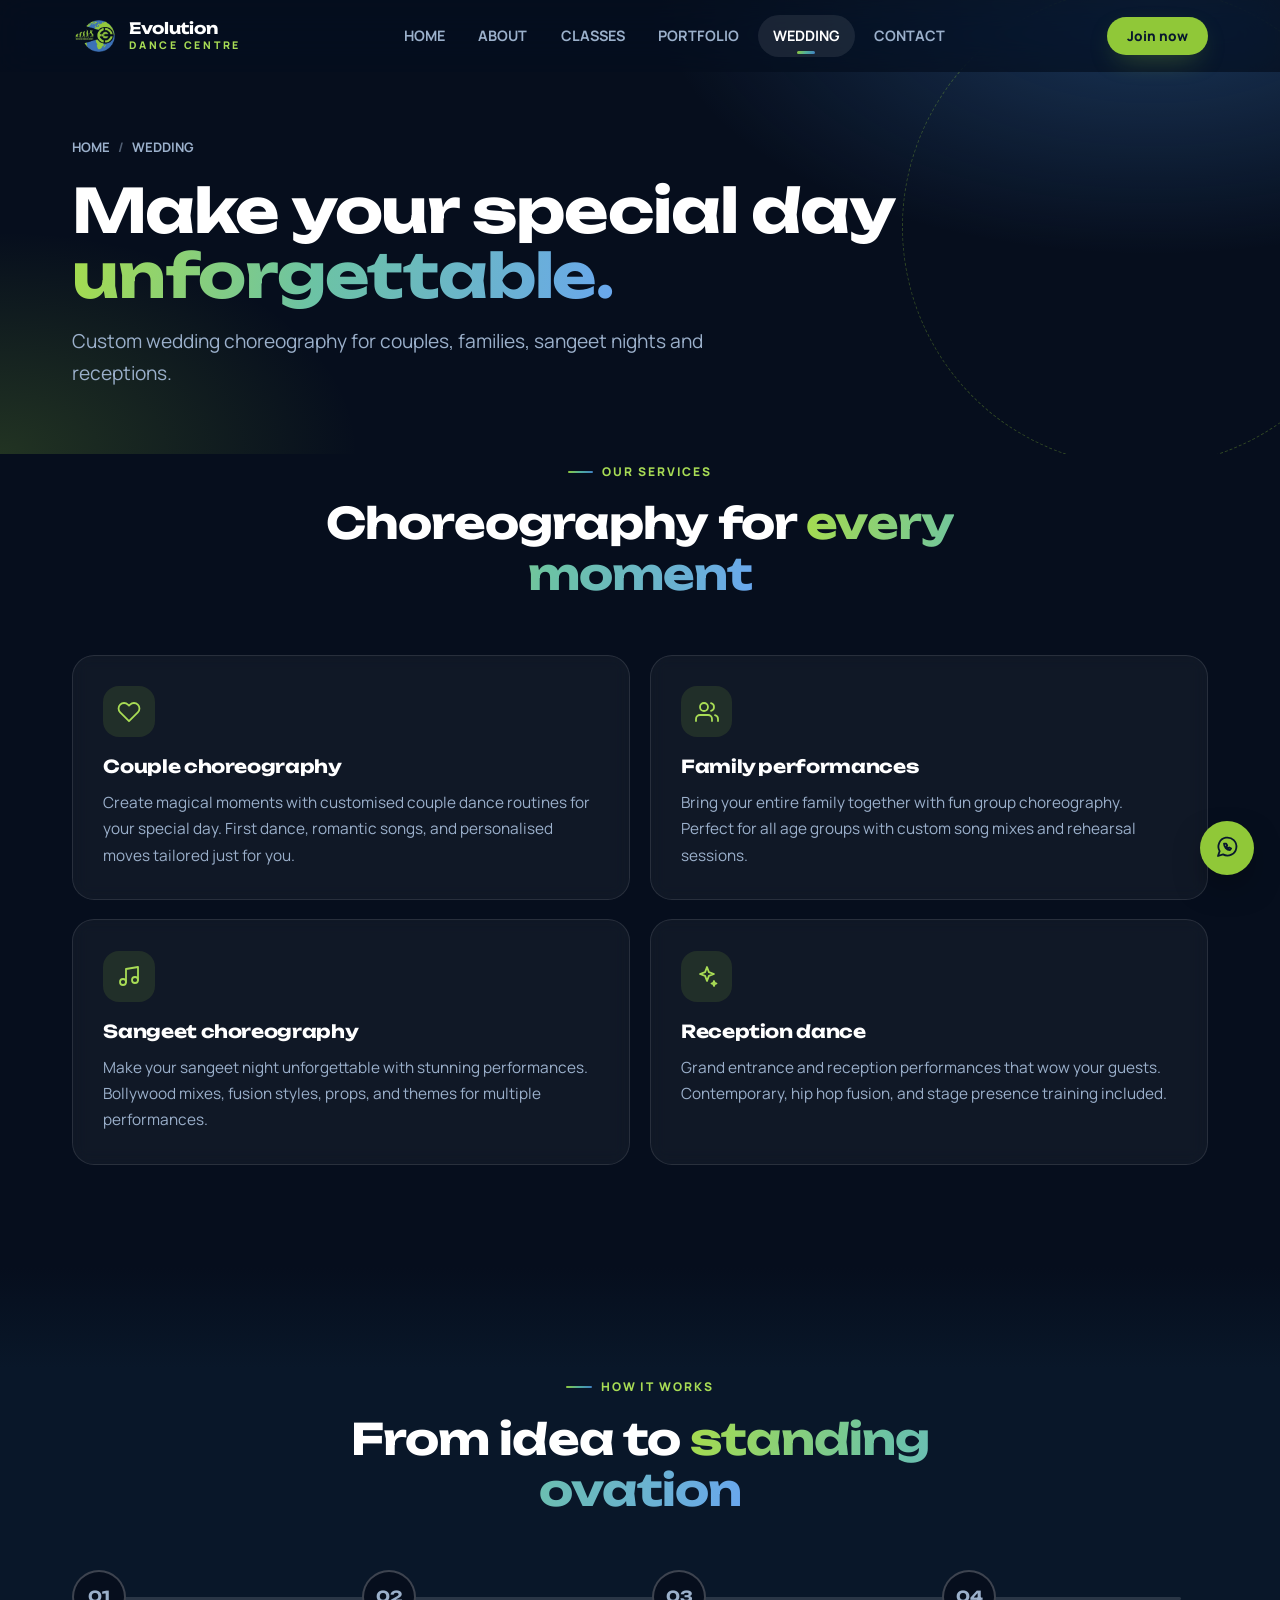
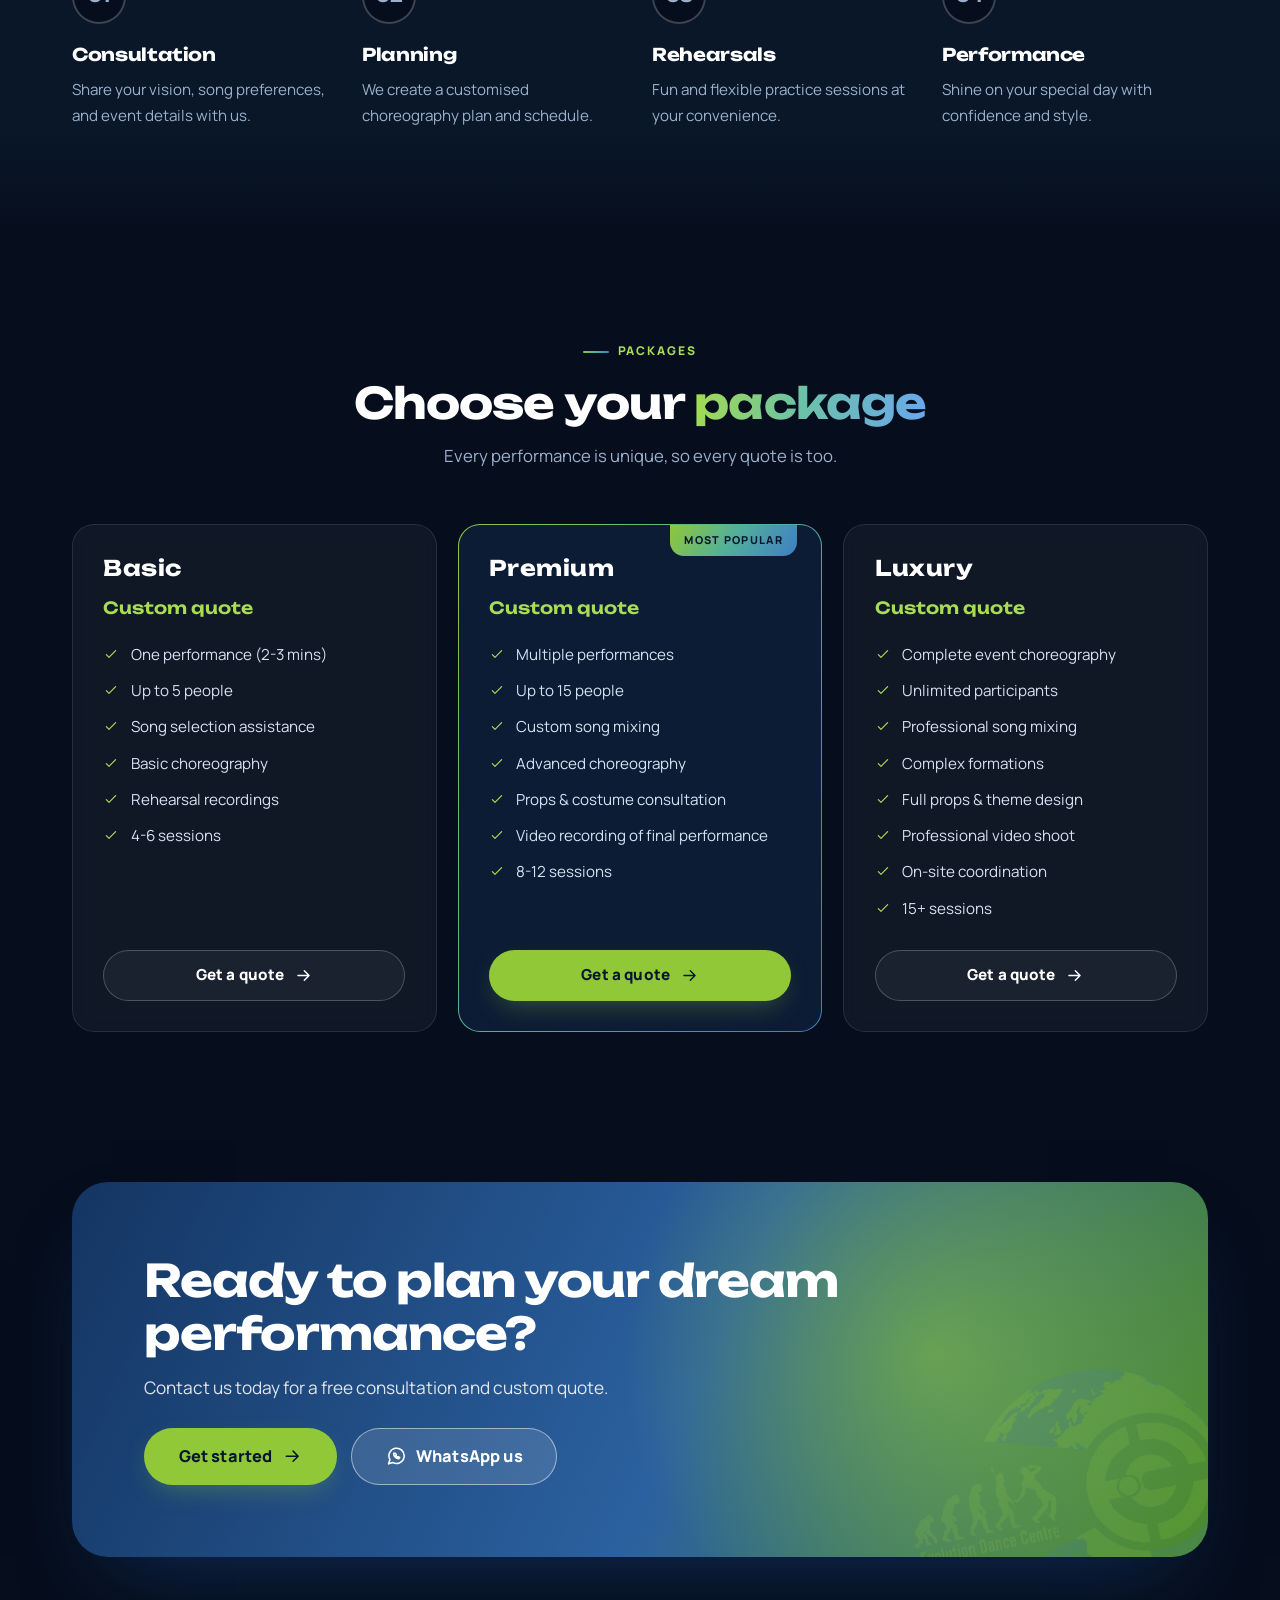
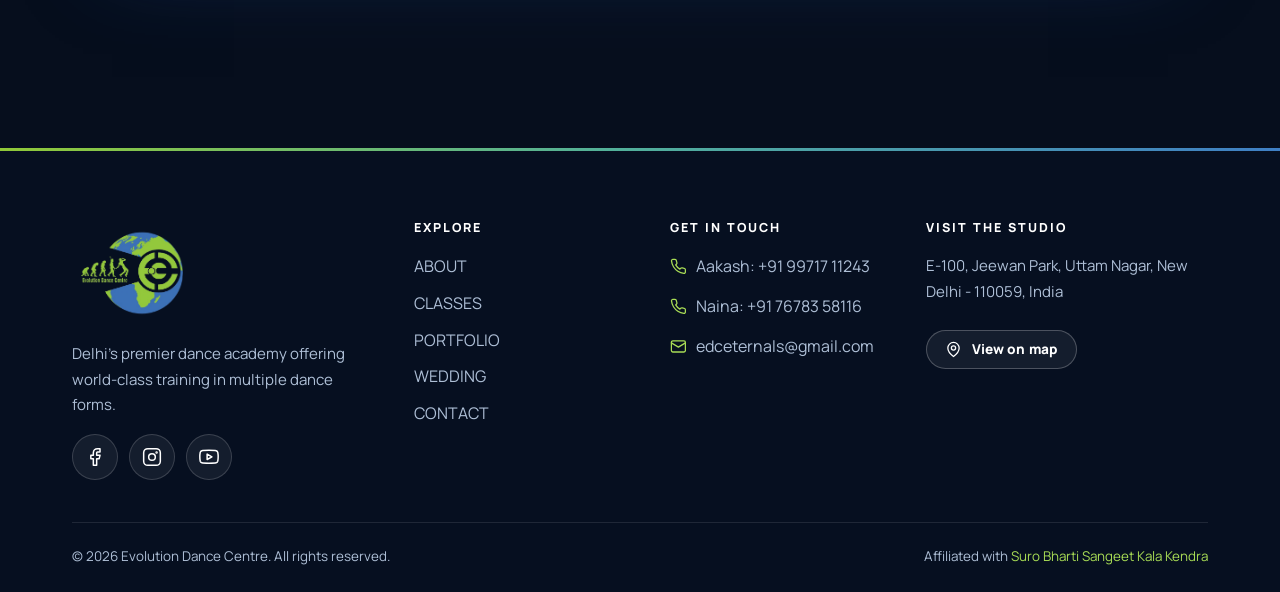
<file: wedding.html>
<!DOCTYPE html>
<html lang="en" data-theme="dark">
<head>
<meta charset="UTF-8">
<meta name="viewport" content="width=device-width, initial-scale=1, viewport-fit=cover">
<title>Wedding Choreography — Evolution Dance Centre</title>
<meta name="description" content="Custom couple, family, sangeet and reception choreography in Delhi. Make your special day unforgettable with Evolution Dance Centre.">
<meta name="theme-color" content="#060e1d">
<meta name="color-scheme" content="dark light">
<meta property="og:title" content="Wedding Choreography — Evolution Dance Centre">
<meta property="og:description" content="Custom couple, family, sangeet and reception choreography in Delhi. Make your special day unforgettable with Evolution Dance Centre.">
<meta property="og:type" content="website">
<link rel="icon" type="image/png" href="logo.png">
<link rel="apple-touch-icon" href="logo.png">
<link rel="preconnect" href="https://fonts.googleapis.com">
<link rel="preconnect" href="https://fonts.gstatic.com" crossorigin>
<link href="https://fonts.googleapis.com/css2?family=Manrope:wght@400;500;600;700;800&family=Unbounded:wght@500;600;700;800&display=swap" rel="stylesheet">
<link rel="stylesheet" href="styles.css">
</head>
<body>
<svg width="0" height="0" style="position:absolute" aria-hidden="true" focusable="false"><symbol id="i-sun" viewBox="0 0 24 24"><circle cx="12" cy="12" r="4"/><path d="M12 2v2M12 20v2M4.9 4.9l1.4 1.4M17.7 17.7l1.4 1.4M2 12h2M20 12h2M4.9 19.1l1.4-1.4M17.7 6.3l1.4-1.4"/></symbol><symbol id="i-moon" viewBox="0 0 24 24"><path d="M21 12.8A9 9 0 1 1 11.2 3a7 7 0 0 0 9.8 9.8z"/></symbol><symbol id="i-arrow" viewBox="0 0 24 24"><path d="M5 12h14M13 6l6 6-6 6"/></symbol><symbol id="i-arrow-up" viewBox="0 0 24 24"><path d="M12 19V5M5 12l7-7 7 7"/></symbol><symbol id="i-check" viewBox="0 0 24 24"><path d="M5 13l4 4L19 7"/></symbol><symbol id="i-phone" viewBox="0 0 24 24"><path d="M22 16.92v3a2 2 0 0 1-2.18 2 19.79 19.79 0 0 1-8.63-3.07 19.5 19.5 0 0 1-6-6 19.79 19.79 0 0 1-3.07-8.67A2 2 0 0 1 4.11 2h3a2 2 0 0 1 2 1.72c.127.96.361 1.903.7 2.81a2 2 0 0 1-.45 2.11L8.09 9.91a16 16 0 0 0 6 6l1.27-1.27a2 2 0 0 1 2.11-.45c.907.339 1.85.573 2.81.7A2 2 0 0 1 22 16.92z"/></symbol><symbol id="i-mail" viewBox="0 0 24 24"><rect x="2" y="4" width="20" height="16" rx="2"/><path d="m22 7-10 6L2 7"/></symbol><symbol id="i-pin" viewBox="0 0 24 24"><path d="M20 10c0 6-8 12-8 12S4 16 4 10a8 8 0 0 1 16 0z"/><circle cx="12" cy="10" r="3"/></symbol><symbol id="i-clock" viewBox="0 0 24 24"><circle cx="12" cy="12" r="10"/><path d="M12 6v6l4 2"/></symbol><symbol id="i-whatsapp" viewBox="0 0 24 24"><path d="M3 21l1.65-4.9A9 9 0 1 1 8 19.4L3 21z"/><path d="M9 8.6c0 3.4 2.6 6.4 6 6.4l1.1-1.5-1.9-1-.9.8a4 4 0 0 1-1.9-1.9l.8-.9-1-1.9L9 8.6z"/></symbol><symbol id="i-facebook" viewBox="0 0 24 24"><path d="M18 2h-3a5 5 0 0 0-5 5v3H7v4h3v8h4v-8h3l1-4h-4V7a1 1 0 0 1 1-1h3z"/></symbol><symbol id="i-instagram" viewBox="0 0 24 24"><rect x="2" y="2" width="20" height="20" rx="5"/><circle cx="12" cy="12" r="4"/><circle cx="17.5" cy="6.5" r=".6"/></symbol><symbol id="i-youtube" viewBox="0 0 24 24"><path d="M22.54 6.42a2.78 2.78 0 0 0-1.94-2C18.88 4 12 4 12 4s-6.88 0-8.6.46a2.78 2.78 0 0 0-1.94 2A29 29 0 0 0 1 11.75a29 29 0 0 0 .46 5.33A2.78 2.78 0 0 0 3.4 19c1.72.46 8.6.46 8.6.46s6.88 0 8.6-.46a2.78 2.78 0 0 0 1.94-2 29 29 0 0 0 .46-5.25 29 29 0 0 0-.46-5.33z"/><path d="M9.75 15.02 15.5 11.75 9.75 8.48z"/></symbol><symbol id="i-play" viewBox="0 0 24 24"><path d="M7 4.5v15a1 1 0 0 0 1.5.86l12.5-7.5a1 1 0 0 0 0-1.72L8.5 3.64A1 1 0 0 0 7 4.5z" fill="currentColor" stroke="none"/></symbol><symbol id="i-users" viewBox="0 0 24 24"><path d="M17 21v-2a4 4 0 0 0-4-4H5a4 4 0 0 0-4 4v2"/><circle cx="9" cy="7" r="4"/><path d="M23 21v-2a4 4 0 0 0-3-3.87M16 3.13a4 4 0 0 1 0 7.75"/></symbol><symbol id="i-award" viewBox="0 0 24 24"><circle cx="12" cy="8" r="6"/><path d="M15.477 12.89 17 22l-5-3-5 3 1.523-9.11"/></symbol><symbol id="i-globe" viewBox="0 0 24 24"><circle cx="12" cy="12" r="10"/><path d="M2 12h20M12 2a15.3 15.3 0 0 1 4 10 15.3 15.3 0 0 1-4 10 15.3 15.3 0 0 1-4-10 15.3 15.3 0 0 1 4-10z"/></symbol><symbol id="i-building" viewBox="0 0 24 24"><path d="M3 21h18M5 21V8l7-5 7 5v13M9 21v-6h6v6"/></symbol><symbol id="i-video" viewBox="0 0 24 24"><path d="m23 7-7 5 7 5V7z"/><rect x="1" y="5" width="15" height="14" rx="2"/></symbol><symbol id="i-heart" viewBox="0 0 24 24"><path d="M20.84 4.61a5.5 5.5 0 0 0-7.78 0L12 5.67l-1.06-1.06a5.5 5.5 0 0 0-7.78 7.78l1.06 1.06L12 21.23l7.78-7.78 1.06-1.06a5.5 5.5 0 0 0 0-7.78z"/></symbol><symbol id="i-star" viewBox="0 0 24 24"><path d="m12 2 3.09 6.26L22 9.27l-5 4.87 1.18 6.88L12 17.77l-6.18 3.25L7 14.14 2 9.27l6.91-1.01L12 2z"/></symbol><symbol id="i-target" viewBox="0 0 24 24"><circle cx="12" cy="12" r="10"/><circle cx="12" cy="12" r="6"/><circle cx="12" cy="12" r="2"/></symbol><symbol id="i-eye" viewBox="0 0 24 24"><path d="M1 12s4-8 11-8 11 8 11 8-4 8-11 8-11-8-11-8z"/><circle cx="12" cy="12" r="3"/></symbol><symbol id="i-music" viewBox="0 0 24 24"><path d="M9 18V5l12-2v13"/><circle cx="6" cy="18" r="3"/><circle cx="18" cy="16" r="3"/></symbol><symbol id="i-sparkles" viewBox="0 0 24 24"><path d="M12 3l1.9 5.1L19 10l-5.1 1.9L12 17l-1.9-5.1L5 10l5.1-1.9L12 3z"/><path d="M19 17l.7 1.8 1.8.7-1.8.7L19 22l-.7-1.8-1.8-.7 1.8-.7L19 17z"/></symbol><symbol id="i-rings" viewBox="0 0 24 24"><circle cx="9" cy="14.5" r="5.5"/><circle cx="15" cy="14.5" r="5.5"/><path d="M12 2.5l1.8 2.4L12 7.3 10.2 4.9 12 2.5z"/></symbol><symbol id="i-calendar" viewBox="0 0 24 24"><rect x="3" y="4" width="18" height="18" rx="2"/><path d="M16 2v4M8 2v4M3 10h18"/></symbol><symbol id="i-hiphop" viewBox="0 0 24 24"><path d="M3 18v-6a9 9 0 0 1 18 0v6"/><path d="M21 19a2 2 0 0 1-2 2h-1a2 2 0 0 1-2-2v-3a2 2 0 0 1 2-2h3zM3 19a2 2 0 0 0 2 2h1a2 2 0 0 0 2-2v-3a2 2 0 0 0-2-2H3z"/></symbol><symbol id="i-popping" viewBox="0 0 24 24"><path d="M13 2 3 14h9l-1 8 10-12h-9l1-8z"/></symbol><symbol id="i-electro" viewBox="0 0 24 24"><path d="M22 12h-4l-3 9L9 3l-3 9H2"/></symbol><symbol id="i-freestyle" viewBox="0 0 24 24"><path d="M12 3l1.9 5.1L19 10l-5.1 1.9L12 17l-1.9-5.1L5 10l5.1-1.9L12 3z"/></symbol><symbol id="i-breaking" viewBox="0 0 24 24"><path d="M21 12a9 9 0 1 1-3-6.7L21 8"/><path d="M21 3v5h-5"/></symbol><symbol id="i-bollywood" viewBox="0 0 24 24"><rect x="2" y="2" width="20" height="20" rx="2.2"/><path d="M7 2v20M17 2v20M2 12h20M2 7h5M2 17h5M17 17h5M17 7h5"/></symbol><symbol id="i-bhangra" viewBox="0 0 24 24"><ellipse cx="12" cy="7" rx="9" ry="3.5"/><path d="M3 7v10c0 1.9 4 3.5 9 3.5s9-1.6 9-3.5V7M8 10.5l-1 9M16 10.5l1 9"/></symbol><symbol id="i-classical" viewBox="0 0 24 24"><circle cx="12" cy="12" r="2.4"/><path d="M12 9.6C9.5 7 9.8 4 12 2c2.2 2 2.5 5 0 7.6zM14.4 12c2.6-2.5 5.6-2.2 7.6 0-2 2.2-5 2.5-7.6 0zM12 14.4c2.5 2.6 2.2 5.6 0 7.6-2.2-2-2.5-5 0-7.6zM9.6 12C7 14.5 4 14.2 2 12c2-2.2 5-2.5 7.6 0z"/></symbol><symbol id="i-semi" viewBox="0 0 24 24"><path d="M18.178 8c5.096 0 5.096 8 0 8-5.095 0-7.133-8-12.356-8-5.096 0-5.096 8 0 8 5.223 0 7.26-8 12.356-8z"/></symbol></svg>
<a class="skip" href="#main">Skip to content</a>
<div class="progress" aria-hidden="true"><span id="progress"></span></div>
<header class="site-header" id="header">
  <div class="container header-inner">
    <a class="brand" href="index.html" aria-label="Evolution Dance Centre — home">
      <img src="logo.png" alt="" width="46" height="40">
      <span class="brand-text"><strong>Evolution</strong><small>Dance Centre</small></span>
    </a>
    <nav class="site-nav" id="siteNav" aria-label="Main navigation">
      <ul><li><a class="nl" href="index.html">HOME</a></li><li><a class="nl" href="about.html">ABOUT</a></li><li><a class="nl" href="classes.html">CLASSES</a></li><li><a class="nl" href="portfolio.html">PORTFOLIO</a></li><li><a class="nl" href="wedding.html" aria-current="page">WEDDING</a></li><li><a class="nl" href="contact.html">CONTACT</a></li></ul>
      <div class="nav-extra">
        <a class="btn btn-primary btn-block" href="contact.html">Book a free trial <svg class="ic ic-arrow" aria-hidden="true" focusable="false"><use href="#i-arrow"/></svg></a>
        <div class="nav-contact">
          <a href="tel:+919971711243"><svg class="ic" aria-hidden="true" focusable="false"><use href="#i-phone"/></svg> Aakash · +91 99717 11243</a>
          <a href="tel:+917678358116"><svg class="ic" aria-hidden="true" focusable="false"><use href="#i-phone"/></svg> Naina · +91 76783 58116</a>
          <a href="mailto:edceternals@gmail.com"><svg class="ic" aria-hidden="true" focusable="false"><use href="#i-mail"/></svg> edceternals@gmail.com</a>
        </div>
      </div>
    </nav>
    <div class="header-actions">
      <a class="btn btn-primary btn-sm header-cta" href="contact.html">Join now</a>
      <button class="icon-btn nav-toggle" id="navToggle" type="button" aria-expanded="false" aria-controls="siteNav" aria-label="Open menu">
        <span class="bars"><i></i><i></i><i></i></span>
      </button>
    </div>
  </div>
</header>
<div class="nav-scrim" id="navScrim"></div>
<main id="main">
<section class="page-hero">
  <div class="container">
    <nav class="crumbs reveal" aria-label="Breadcrumb"><a href="index.html">HOME</a><span aria-hidden="true">/</span><span>WEDDING</span></nav>
    <h1 class="reveal" style="--d:.06s">Make your special day <span class="grad-text">unforgettable.</span></h1>
    <p class="lead reveal" style="--d:.12s">Custom wedding choreography for couples, families, sangeet nights and receptions.</p>
  </div>
</section>
<section class="section" style="padding-top:0">
  <div class="container">
    <div class="section-head reveal"><span class="eyebrow">Our services</span><h2>Choreography for <span class="grad-text">every moment</span></h2></div>
    <div class="grid-2" data-stagger>
      <article class="card reveal"><div class="icon-badge"><svg class="ic" aria-hidden="true" focusable="false"><use href="#i-heart"/></svg></div><h3>Couple choreography</h3><p>Create magical moments with customised couple dance routines for your special day. First dance, romantic songs, and personalised moves tailored just for you.</p></article>
      <article class="card reveal"><div class="icon-badge"><svg class="ic" aria-hidden="true" focusable="false"><use href="#i-users"/></svg></div><h3>Family performances</h3><p>Bring your entire family together with fun group choreography. Perfect for all age groups with custom song mixes and rehearsal sessions.</p></article>
      <article class="card reveal"><div class="icon-badge"><svg class="ic" aria-hidden="true" focusable="false"><use href="#i-music"/></svg></div><h3>Sangeet choreography</h3><p>Make your sangeet night unforgettable with stunning performances. Bollywood mixes, fusion styles, props, and themes for multiple performances.</p></article>
      <article class="card reveal"><div class="icon-badge"><svg class="ic" aria-hidden="true" focusable="false"><use href="#i-sparkles"/></svg></div><h3>Reception dance</h3><p>Grand entrance and reception performances that wow your guests. Contemporary, hip hop fusion, and stage presence training included.</p></article>
    </div>
  </div>
</section>

<section class="section section-alt">
  <div class="container">
    <div class="section-head reveal"><span class="eyebrow">How it works</span><h2>From idea to <span class="grad-text">standing ovation</span></h2></div>
    <ol class="path">
      <li class="path-step reveal"><span class="path-num">01</span><h3>Consultation</h3><p>Share your vision, song preferences, and event details with us.</p></li>
      <li class="path-step reveal" style="--d:.1s"><span class="path-num">02</span><h3>Planning</h3><p>We create a customised choreography plan and schedule.</p></li>
      <li class="path-step reveal" style="--d:.2s"><span class="path-num">03</span><h3>Rehearsals</h3><p>Fun and flexible practice sessions at your convenience.</p></li>
      <li class="path-step reveal" style="--d:.3s"><span class="path-num">04</span><h3>Performance</h3><p>Shine on your special day with confidence and style.</p></li>
    </ol>
  </div>
</section>

<section class="section">
  <div class="container">
    <div class="section-head reveal"><span class="eyebrow">Packages</span><h2>Choose your <span class="grad-text">package</span></h2><p>Every performance is unique, so every quote is too.</p></div>
    <div class="packages">
      <article class="card package reveal">
        
        <h3>Basic</h3>
        <div class="price">Custom quote</div>
        <ul class="checks"><li><svg class="ic" aria-hidden="true" focusable="false"><use href="#i-check"/></svg> One performance (2-3 mins)</li><li><svg class="ic" aria-hidden="true" focusable="false"><use href="#i-check"/></svg> Up to 5 people</li><li><svg class="ic" aria-hidden="true" focusable="false"><use href="#i-check"/></svg> Song selection assistance</li><li><svg class="ic" aria-hidden="true" focusable="false"><use href="#i-check"/></svg> Basic choreography</li><li><svg class="ic" aria-hidden="true" focusable="false"><use href="#i-check"/></svg> Rehearsal recordings</li><li><svg class="ic" aria-hidden="true" focusable="false"><use href="#i-check"/></svg> 4-6 sessions</li></ul>
        <a class="btn btn-ghost btn-block" href="contact.html?subject=Wedding%20Choreography&amp;package=Basic">Get a quote <svg class="ic ic-arrow" aria-hidden="true" focusable="false"><use href="#i-arrow"/></svg></a>
      </article>
      <article class="card package reveal featured">
        <span class="popular">Most popular</span>
        <h3>Premium</h3>
        <div class="price">Custom quote</div>
        <ul class="checks"><li><svg class="ic" aria-hidden="true" focusable="false"><use href="#i-check"/></svg> Multiple performances</li><li><svg class="ic" aria-hidden="true" focusable="false"><use href="#i-check"/></svg> Up to 15 people</li><li><svg class="ic" aria-hidden="true" focusable="false"><use href="#i-check"/></svg> Custom song mixing</li><li><svg class="ic" aria-hidden="true" focusable="false"><use href="#i-check"/></svg> Advanced choreography</li><li><svg class="ic" aria-hidden="true" focusable="false"><use href="#i-check"/></svg> Props &amp; costume consultation</li><li><svg class="ic" aria-hidden="true" focusable="false"><use href="#i-check"/></svg> Video recording of final performance</li><li><svg class="ic" aria-hidden="true" focusable="false"><use href="#i-check"/></svg> 8-12 sessions</li></ul>
        <a class="btn btn-primary btn-block" href="contact.html?subject=Wedding%20Choreography&amp;package=Premium">Get a quote <svg class="ic ic-arrow" aria-hidden="true" focusable="false"><use href="#i-arrow"/></svg></a>
      </article>
      <article class="card package reveal">
        
        <h3>Luxury</h3>
        <div class="price">Custom quote</div>
        <ul class="checks"><li><svg class="ic" aria-hidden="true" focusable="false"><use href="#i-check"/></svg> Complete event choreography</li><li><svg class="ic" aria-hidden="true" focusable="false"><use href="#i-check"/></svg> Unlimited participants</li><li><svg class="ic" aria-hidden="true" focusable="false"><use href="#i-check"/></svg> Professional song mixing</li><li><svg class="ic" aria-hidden="true" focusable="false"><use href="#i-check"/></svg> Complex formations</li><li><svg class="ic" aria-hidden="true" focusable="false"><use href="#i-check"/></svg> Full props &amp; theme design</li><li><svg class="ic" aria-hidden="true" focusable="false"><use href="#i-check"/></svg> Professional video shoot</li><li><svg class="ic" aria-hidden="true" focusable="false"><use href="#i-check"/></svg> On-site coordination</li><li><svg class="ic" aria-hidden="true" focusable="false"><use href="#i-check"/></svg> 15+ sessions</li></ul>
        <a class="btn btn-ghost btn-block" href="contact.html?subject=Wedding%20Choreography&amp;package=Luxury">Get a quote <svg class="ic ic-arrow" aria-hidden="true" focusable="false"><use href="#i-arrow"/></svg></a>
      </article>
    </div>
  </div>
</section>

<section class="section" style="padding-top:clamp(2rem,5vw,3rem)">
  <div class="container">
    <div class="cta reveal">
      <h2>Ready to plan your dream performance?</h2>
      <p>Contact us today for a free consultation and custom quote.</p>
      <div class="hero-cta"><a class="btn btn-primary btn-lg" href="contact.html">Get started <svg class="ic ic-arrow" aria-hidden="true" focusable="false"><use href="#i-arrow"/></svg></a><a class="btn btn-ghost btn-lg" href="https://wa.me/919971711243?text=Hi%20Evolution%20Dance%20Centre!" target="_blank" rel="noopener"><svg class="ic" aria-hidden="true" focusable="false"><use href="#i-whatsapp"/></svg> WhatsApp us</a></div>
    </div>
  </div>
</section>

</main>

<footer class="site-footer">
  <div class="container">
    <div class="footer-grid">
      <div class="footer-brand">
        <img src="logo.png" alt="Evolution Dance Centre" width="120" height="105" loading="lazy">
        <p>Delhi's premier dance academy offering world-class training in multiple dance forms.</p>
        <div class="socials">
          <a href="https://www.facebook.com/share/1BMeq9kMNm/?mibextid=wwXIfr" target="_blank" rel="noopener" aria-label="Facebook"><svg class="ic" aria-hidden="true" focusable="false"><use href="#i-facebook"/></svg></a>
          <a href="https://www.instagram.com/evolutiondance_centre?igsh=aGJnZWt2N3cwN3Jk" target="_blank" rel="noopener" aria-label="Instagram"><svg class="ic" aria-hidden="true" focusable="false"><use href="#i-instagram"/></svg></a>
          <a href="https://youtube.com/@edceternals-g3i?si=o3Gl9xt_s5TvM05G" target="_blank" rel="noopener" aria-label="YouTube"><svg class="ic" aria-hidden="true" focusable="false"><use href="#i-youtube"/></svg></a>
        </div>
      </div>
      <div>
        <h4>Explore</h4>
        <ul>
          <li><a href="about.html">ABOUT</a></li>
          <li><a href="classes.html">CLASSES</a></li>
          <li><a href="portfolio.html">PORTFOLIO</a></li>
          <li><a href="wedding.html">WEDDING</a></li>
          <li><a href="contact.html">CONTACT</a></li>
        </ul>
      </div>
      <div>
        <h4>Get in touch</h4>
        <ul class="f-contact">
          <li><a href="tel:+919971711243"><svg class="ic" aria-hidden="true" focusable="false"><use href="#i-phone"/></svg> Aakash: +91 99717 11243</a></li>
          <li><a href="tel:+917678358116"><svg class="ic" aria-hidden="true" focusable="false"><use href="#i-phone"/></svg> Naina: +91 76783 58116</a></li>
          <li><a href="mailto:edceternals@gmail.com"><svg class="ic" aria-hidden="true" focusable="false"><use href="#i-mail"/></svg> edceternals@gmail.com</a></li>
        </ul>
      </div>
      <div>
        <h4>Visit the studio</h4>
        <p>E-100, Jeewan Park, Uttam Nagar, New Delhi - 110059, India</p>
        <a class="btn btn-ghost btn-sm" href="https://maps.app.goo.gl/cfJKi5iW6E18Kwmt6?g_st=ic" target="_blank" rel="noopener"><svg class="ic" aria-hidden="true" focusable="false"><use href="#i-pin"/></svg> View on map</a>
      </div>
    </div>
    <div class="footer-bottom">
      <p>&copy; <span data-year>2026</span> Evolution Dance Centre. All rights reserved.</p>
      <p>Affiliated with <a href="https://sskalakendra.org" target="_blank" rel="noopener">Suro Bharti Sangeet Kala Kendra</a></p>
    </div>
  </div>
</footer>

<div class="fabs">
  <button class="fab fab-top" id="toTop" type="button" aria-label="Back to top"><svg class="ic" aria-hidden="true" focusable="false"><use href="#i-arrow-up"/></svg></button>
  <a class="fab fab-wa" href="https://wa.me/919971711243?text=Hi%20Evolution%20Dance%20Centre!" target="_blank" rel="noopener" aria-label="Chat on WhatsApp"><svg class="ic" aria-hidden="true" focusable="false"><use href="#i-whatsapp"/></svg></a>
</div>

<script src="script.js"></script>
</body>
</html>
</file>
<file: styles.css>
/* ==========================================================
   EVOLUTION DANCE CENTRE — Design system
   Palette sampled from logo.png:  green #90c838 · blue #3870b0
   Themes: dark (default) 
   ========================================================== */

:root {
  --green: #90c838;
  --blue: #3870b0;
  --nav-h: 72px;
  --radius: 22px;
  --ease: cubic-bezier(.2, .7, .2, 1);
  --font-head: 'Unbounded', 'Manrope', system-ui, sans-serif;
  --font-body: 'Manrope', system-ui, -apple-system, 'Segoe UI', Roboto, sans-serif;

  /* ---- dark theme (default) ---- */
  color-scheme: dark;
  --bg: #060e1d;
  --bg-alt: #091729;
  --surface: rgba(255, 255, 255, .045);
  --surface-solid: #0c1c35;
  --surface-hover: rgba(255, 255, 255, .085);
  --border: rgba(255, 255, 255, .1);
  --border-strong: rgba(255, 255, 255, .22);
  --text: #d6e2f2;
  --muted: #9bb0cb;
  --heading: #ffffff;
  --accent: #90c838;
  --accent-ink: #08172e;
  --accent-glow: rgba(144, 200, 56, .42);
  --link: #a8dc55;
  --icon: #a8dc55;
  --blue-ui: #62a3e8;
  --grad: linear-gradient(120deg, #90c838 0%, #52b09a 48%, #3f7fc4 100%);
  --grad-text: linear-gradient(100deg, #a6dc4e 0%, #6cc3a4 45%, #69a7ee 100%);
  --glow1: rgba(56, 112, 176, .42);
  --glow2: rgba(144, 200, 56, .2);
  --grid: rgba(255, 255, 255, .045);
  --ring: rgba(144, 200, 56, .38);
  --spot: rgba(144, 200, 56, .14);
  --badge-bg: rgba(144, 200, 56, .13);
  --field-bg: rgba(255, 255, 255, .04);
  --focus: rgba(98, 163, 232, .38);
  --shadow: 0 26px 60px -30px rgba(0, 0, 0, .8);
  --header-bg: rgba(6, 14, 29, .72);
  --danger: #ff7a7f;
}

:root[data-theme="light"] {
  color-scheme: light;
  --bg: #f6faf1;
  --bg-alt: #e8f1dc;
  --surface: rgba(255, 255, 255, .82);
  --surface-solid: #ffffff;
  --surface-hover: #ffffff;
  --border: rgba(15, 40, 75, .12);
  --border-strong: rgba(15, 40, 75, .26);
  --text: #2a4262;
  --muted: #566d89;
  --heading: #0a2145;
  --accent: #90c838;
  --accent-ink: #0a2145;
  --accent-glow: rgba(110, 160, 30, .38);
  --link: #3d7609;
  --icon: #2b60a0;
  --blue-ui: #2b60a0;
  --grad-text: linear-gradient(100deg, #5f9a0e 0%, #2f8a77 45%, #2b60a0 100%);
  --glow1: rgba(56, 112, 176, .18);
  --glow2: rgba(144, 200, 56, .34);
  --grid: rgba(15, 40, 75, .06);
  --ring: rgba(56, 112, 176, .38);
  --spot: rgba(56, 112, 176, .1);
  --badge-bg: rgba(56, 112, 176, .1);
  --field-bg: #ffffff;
  --focus: rgba(56, 112, 176, .25);
  --shadow: 0 26px 50px -32px rgba(15, 45, 90, .45);
  --header-bg: rgba(246, 250, 241, .8);
  --danger: #c4262c;
}

/* ---------- Reset & base ---------- */
*, *::before, *::after { box-sizing: border-box; }
html { scroll-behavior: smooth; -webkit-text-size-adjust: 100%; scroll-padding-top: calc(var(--nav-h) + 12px); }
body {
  margin: 0;
  font-family: var(--font-body);
  font-size: 1rem;
  line-height: 1.7;
  color: var(--text);
  background: var(--bg);
  overflow-x: hidden;
  -webkit-font-smoothing: antialiased;
  text-rendering: optimizeLegibility;
}
img, svg, video, iframe { max-width: 100%; display: block; }
a { color: inherit; text-decoration: none; }
p { margin: 0 0 1rem; }
ul, ol { margin: 0; padding: 0; }
button { font: inherit; color: inherit; cursor: pointer; }
h1, h2, h3, h4 {
  font-family: var(--font-head);
  color: var(--heading);
  line-height: 1.18;
  letter-spacing: -.02em;
  font-weight: 700;
  margin: 0 0 .8rem;
}
:focus-visible { outline: 3px solid var(--blue-ui); outline-offset: 3px; border-radius: 8px; }
::selection { background: var(--green); color: #08172e; }

html.theme-anim *, html.theme-anim *::before, html.theme-anim *::after {
  transition: background-color .45s ease, color .45s ease, border-color .45s ease, box-shadow .45s ease, fill .45s ease !important;
}
html.nav-open, html.modal-open { overflow: hidden; }

@view-transition { navigation: auto; }

.sr-only { position: absolute; width: 1px; height: 1px; overflow: hidden; clip: rect(0 0 0 0); white-space: nowrap; }
.skip { position: fixed; left: 1rem; top: -4rem; z-index: 300; background: var(--accent); color: var(--accent-ink); padding: .7rem 1.1rem; border-radius: 12px; font-weight: 800; transition: top .25s; }
.skip:focus { top: 1rem; }

.ic { width: 1.25em; height: 1.25em; flex: none; fill: none; stroke: currentColor; stroke-width: 1.8; stroke-linecap: round; stroke-linejoin: round; }

/* ---------- Layout helpers ---------- */
.container { width: 100%; max-width: 1200px; margin-inline: auto; padding-inline: clamp(1rem, 4.5vw, 2rem); }
.section { padding-block: clamp(3.5rem, 8vw, 6.5rem); position: relative; }
.section-alt { background: linear-gradient(180deg, transparent, var(--bg-alt) 18%, var(--bg-alt) 82%, transparent); }
.section-head { max-width: 720px; margin: 0 auto clamp(2rem, 5vw, 3.4rem); text-align: center; }
.section-head.left { text-align: left; margin-inline: 0; }
.section-head h2 { font-size: clamp(1.6rem, 4vw, 2.7rem); }
.section-head p { color: var(--muted); font-size: 1.05rem; margin-bottom: 0; }
.eyebrow { display: inline-flex; align-items: center; gap: .55rem; font-size: .75rem; font-weight: 800; letter-spacing: .16em; text-transform: uppercase; color: var(--link); margin-bottom: 1rem; }
.eyebrow::before { content: ""; width: 1.6rem; height: 2px; background: var(--grad); border-radius: 2px; }
.grad-text { background: var(--grad-text); -webkit-background-clip: text; background-clip: text; color: transparent; -webkit-text-fill-color: transparent; }
.lead { font-size: clamp(1.02rem, 1.6vw, 1.2rem); color: var(--muted); max-width: 56ch; }
.split { display: grid; gap: clamp(2rem, 5vw, 4rem); align-items: center; }
@media (min-width: 900px) { .split { grid-template-columns: 1fr 1fr; } }

/* ---------- Buttons ---------- */
.btn {
  position: relative; display: inline-flex; align-items: center; justify-content: center; gap: .6rem;
  padding: .92rem 1.6rem; border-radius: 999px; border: 1.5px solid transparent;
  font-weight: 800; font-size: .95rem; letter-spacing: .01em; line-height: 1.2; white-space: nowrap;
  transition: transform .35s var(--ease), box-shadow .35s var(--ease), background-color .25s, border-color .25s, color .25s;
  overflow: hidden; isolation: isolate;
}
.btn .ic { transition: transform .35s var(--ease); }
.btn:hover .ic-arrow { transform: translateX(4px); }
.btn:active { transform: scale(.97); }
.btn-primary { background: var(--accent); color: var(--accent-ink); box-shadow: 0 10px 28px -10px var(--accent-glow); }
.btn-primary::after { content: ""; position: absolute; inset: 0; z-index: -1; background: linear-gradient(110deg, transparent 30%, rgba(255, 255, 255, .55) 50%, transparent 70%); transform: translateX(-120%); transition: transform .8s var(--ease); }
.btn-primary:hover { transform: translateY(-3px); box-shadow: 0 18px 38px -12px var(--accent-glow); }
.btn-primary:hover::after { transform: translateX(120%); }
.btn-ghost { background: var(--surface); border-color: var(--border-strong); color: var(--heading); }
.btn-ghost:hover { background: var(--surface-hover); border-color: var(--blue-ui); transform: translateY(-3px); }
.btn-light { background: #fff; color: #0a2145; }
.btn-light:hover { transform: translateY(-3px); box-shadow: 0 16px 34px -14px rgba(0, 0, 0, .5); }
.btn-sm { padding: .62rem 1.15rem; font-size: .85rem; }
.btn-lg { padding: 1.1rem 2.1rem; font-size: 1.02rem; }
.btn-block { width: 100%; }

.icon-btn {
  position: relative; width: 44px; height: 44px; display: grid; place-items: center; flex: none;
  border-radius: 50%; border: 1px solid var(--border); background: var(--surface); color: var(--heading);
  transition: background-color .25s, transform .3s var(--ease), border-color .25s;
}
.icon-btn:hover { background: var(--surface-hover); border-color: var(--border-strong); }
.icon-btn:active { transform: scale(.92); }

/* ---------- Header / navigation ---------- */
.progress { position: fixed; top: 0; left: 0; right: 0; height: 3px; z-index: 130; pointer-events: none; }
.progress span { display: block; height: 100%; background: var(--grad); transform: scaleX(0); transform-origin: left; }

.site-header { position: fixed; inset: 0 0 auto 0; height: var(--nav-h); z-index: 100; }
.site-header::before {
  content: ""; position: absolute; inset: 0; background: var(--header-bg);
  -webkit-backdrop-filter: blur(16px) saturate(1.5); backdrop-filter: blur(16px) saturate(1.5);
  border-bottom: 1px solid transparent; transition: border-color .3s, background-color .3s;
}
.site-header.scrolled::before { border-bottom-color: var(--border); }
.header-inner { position: relative; height: 100%; display: flex; align-items: center; justify-content: space-between; gap: 1rem; }

.brand { display: inline-flex; align-items: center; gap: .7rem; flex: none; position: relative; z-index: 2; }
.brand img { width: 46px; height: 40px; object-fit: contain; transition: transform .6s var(--ease); }
.brand:hover img { transform: rotate(-8deg) scale(1.08); }
.brand-text { display: grid; line-height: 1.1; }
.brand-text strong { font-family: var(--font-head); font-size: .98rem; color: var(--heading); letter-spacing: -.01em; }
.brand-text small { font-size: .66rem; letter-spacing: .26em; text-transform: uppercase; color: var(--link); font-weight: 800; margin-top: .2rem; }

.site-nav ul { list-style: none; display: flex; gap: .2rem; }
.nl { position: relative; display: block; padding: .55rem .95rem; border-radius: 999px; font-weight: 700; font-size: .9rem; color: var(--muted); transition: color .25s, background-color .25s; }
.nl:hover { color: var(--heading); background: var(--surface-hover); }
.nl[aria-current="page"] { color: var(--heading); background: var(--surface-hover); }
.nl[aria-current="page"]::after { content: ""; position: absolute; left: 50%; bottom: 3px; width: 18px; height: 3px; margin-left: -9px; border-radius: 3px; background: var(--grad); }
.nav-extra { display: none; }

.header-actions { position: relative; z-index: 2; display: flex; align-items: center; gap: .6rem; }
.nav-toggle { display: none; }
.bars { position: relative; width: 20px; height: 14px; }
.bars i { position: absolute; left: 0; width: 100%; height: 2px; border-radius: 2px; background: currentColor; transition: transform .4s var(--ease), opacity .2s, top .4s var(--ease); }
.bars i:nth-child(1) { top: 0; } .bars i:nth-child(2) { top: 6px; } .bars i:nth-child(3) { top: 12px; }
.nav-toggle[aria-expanded="true"] .bars i:nth-child(1) { top: 6px; transform: rotate(45deg); }
.nav-toggle[aria-expanded="true"] .bars i:nth-child(2) { opacity: 0; }
.nav-toggle[aria-expanded="true"] .bars i:nth-child(3) { top: 6px; transform: rotate(-45deg); }

.theme-toggle .ic { position: absolute; inset: 0; margin: auto; transition: transform .6s var(--ease), opacity .3s; }
.theme-toggle .moon { opacity: 0; transform: rotate(-90deg) scale(.4); }
:root[data-theme="light"] .theme-toggle .sun { opacity: 0; transform: rotate(90deg) scale(.4); }
:root[data-theme="light"] .theme-toggle .moon { opacity: 1; transform: none; }

.nav-scrim { position: fixed; inset: 0; z-index: 90; background: rgba(3, 10, 22, .6); opacity: 0; visibility: hidden; transition: opacity .4s, visibility 0s .4s; }
html.nav-open .nav-scrim { opacity: 1; visibility: visible; transition: opacity .4s; }

@media (max-width: 960px) {
  .header-cta { display: none; }
  .nav-toggle { display: grid; }
  .site-nav {
    position: fixed; top: 0; right: 0; bottom: 0; width: min(88vw, 400px); z-index: 1;
    display: flex; flex-direction: column; gap: 1.5rem; overflow-y: auto;
    padding: calc(var(--nav-h) + 1.2rem) 1.5rem 2rem;
    background: var(--bg-alt); border-left: 1px solid var(--border);
    box-shadow: -30px 0 60px -30px rgba(0, 0, 0, .6);
    transform: translateX(105%); visibility: hidden;
    transition: transform .5s var(--ease), visibility 0s .5s;
  }
  html.nav-open .site-nav { transform: none; visibility: visible; transition: transform .5s var(--ease); }
  .site-nav ul { flex-direction: column; gap: .3rem; }
  .nl { font-family: var(--font-head); font-size: 1.15rem; padding: .95rem 1rem; border-radius: 16px; color: var(--heading); opacity: 0; transform: translateX(26px); transition: opacity .5s var(--ease), transform .5s var(--ease), background-color .25s; }
  html.nav-open .nl { opacity: 1; transform: none; transition-delay: calc(var(--i) * 55ms + 120ms), calc(var(--i) * 55ms + 120ms), 0s; }
  .nl[aria-current="page"]::after { left: auto; right: 1rem; bottom: 50%; margin: 0; width: 10px; height: 10px; transform: translateY(50%); border-radius: 50%; }
  .nav-extra { display: grid; gap: 1.2rem; margin-top: auto; }
  .nav-contact { display: grid; gap: .6rem; font-size: .92rem; color: var(--muted); }
  .nav-contact a { display: inline-flex; align-items: center; gap: .6rem; font-weight: 700; color: var(--heading); }
  .nav-contact .ic { color: var(--icon); }
}
@media (max-width: 400px) { .brand-text small { display: none; } .brand-text strong { font-size: .9rem; } }

/* ---------- Hero ---------- */
.hero { position: relative; isolation: isolate; overflow: hidden; padding: calc(var(--nav-h) + clamp(2.2rem, 6vw, 4.5rem)) 0 clamp(3rem, 7vw, 5.5rem); }
.hero::before { content: ""; position: absolute; inset: 0; z-index: -2; background: radial-gradient(60% 55% at 88% 18%, var(--glow1), transparent 70%), radial-gradient(48% 50% at 6% 92%, var(--glow2), transparent 70%); }
.hero::after { content: ""; position: absolute; inset: 0; z-index: -1; background-image: linear-gradient(var(--grid) 1px, transparent 1px), linear-gradient(90deg, var(--grid) 1px, transparent 1px); background-size: 56px 56px; -webkit-mask-image: radial-gradient(ellipse at 55% 40%, #000 15%, transparent 72%); mask-image: radial-gradient(ellipse at 55% 40%, #000 15%, transparent 72%); }
.hero-grid { display: grid; gap: clamp(2rem, 5vw, 3rem); align-items: center; }
@media (min-width: 940px) { .hero-grid { grid-template-columns: 1.08fr .92fr; } }
.hero h1 { font-size: clamp(2.1rem, 5.6vw, 4.3rem); line-height: 1.06; margin: 1.2rem 0 1.3rem; }
.hero-cta { display: flex; flex-wrap: wrap; gap: .9rem; margin-top: 1.9rem; }
.hero-stats { display: flex; flex-wrap: wrap; gap: 1.4rem clamp(1.4rem, 4vw, 2.6rem); margin-top: 2.4rem; padding-top: 1.6rem; border-top: 1px solid var(--border); }
.hero-stats strong { display: block; font-family: var(--font-head); font-size: clamp(1.4rem, 3vw, 2rem); color: var(--heading); line-height: 1.1; }
.hero-stats span { font-size: .72rem; font-weight: 800; letter-spacing: .12em; text-transform: uppercase; color: var(--muted); }

.pill { display: inline-flex; align-items: center; gap: .6rem; padding: .5rem 1rem; border-radius: 999px; background: var(--surface); border: 1px solid var(--border); font-size: .78rem; font-weight: 700; color: var(--muted); }
.pill a { color: var(--heading); text-decoration: underline; text-decoration-color: var(--green); text-underline-offset: 3px; }
.pill .dot { width: 8px; height: 8px; border-radius: 50%; background: var(--green); box-shadow: 0 0 0 0 var(--accent-glow); animation: pulse 2.4s infinite; }

/* Orbiting logo */
.orb { --size: min(78vw, 520px); position: relative; width: var(--size); aspect-ratio: 1; margin-inline: auto; }
.orb-glow { position: absolute; inset: 8%; border-radius: 50%; background: radial-gradient(circle, var(--glow1), transparent 68%); filter: blur(24px); }
.orb-core { position: absolute; inset: 15%; display: grid; place-items: center; }
.orb-core img { width: 100%; height: auto; animation: float 7s ease-in-out infinite; filter: drop-shadow(0 24px 40px rgba(56, 112, 176, .5)); }
.ring { position: absolute; border-radius: 50%; border: 1.5px dashed var(--ring); }
.ring.r1 { inset: 0; animation: spin 70s linear infinite; }
.ring.r2 { inset: 8%; border: 1px solid var(--border); animation: spin 100s linear infinite reverse; }
.ring.r3 { inset: -4%; border: 1px solid var(--border); opacity: .6; }
.orbit { position: absolute; inset: 0; animation: spin 50s linear infinite; }
.chip-o {
  position: absolute; top: 50%; left: 50%;
  transform: translate(-50%, -50%) rotate(var(--a)) translateX(calc(var(--size) * .47)) rotate(calc(var(--a) * -1));
}
.chip-o span {
  display: inline-flex; align-items: center; gap: .45rem; padding: .5rem .9rem; border-radius: 999px;
  background: var(--surface-solid); border: 1px solid var(--border-strong); box-shadow: var(--shadow);
  font-size: .72rem; font-weight: 800; letter-spacing: .06em; text-transform: uppercase; color: var(--heading); white-space: nowrap;
  animation: spin 50s linear infinite reverse;
}
.chip-o span::before { content: ""; width: 7px; height: 7px; border-radius: 50%; background: var(--grad); }
@media (max-width: 560px) { .orb { --size: min(76vw, 340px); } .chip-o span { font-size: .62rem; padding: .4rem .65rem; } }

@keyframes spin { to { transform: rotate(360deg); } }
@keyframes float { 0%, 100% { transform: translateY(0); } 50% { transform: translateY(-14px); } }
@keyframes pulse { 0% { box-shadow: 0 0 0 0 var(--accent-glow); } 70%, 100% { box-shadow: 0 0 0 12px transparent; } }
@keyframes flash { 0%, 100% { box-shadow: 0 0 0 0 transparent; } 30% { box-shadow: 0 0 0 5px var(--accent-glow); } }
@keyframes marquee { to { transform: translateX(-50%); } }

/* ---------- Marquee ---------- */
.marquee { overflow: hidden; border-block: 1px solid var(--border); background: var(--surface); padding: 1.05rem 0; -webkit-mask-image: linear-gradient(90deg, transparent, #000 8%, #000 92%, transparent); mask-image: linear-gradient(90deg, transparent, #000 8%, #000 92%, transparent); }
.marquee-track { display: flex; width: max-content; animation: marquee 38s linear infinite; }
.marquee:hover .marquee-track { animation-play-state: paused; }
.marquee-track span { display: inline-flex; align-items: center; gap: 2rem; padding-right: 2rem; font-family: var(--font-head); font-size: clamp(.85rem, 1.8vw, 1.05rem); font-weight: 600; text-transform: uppercase; letter-spacing: .04em; color: var(--muted); white-space: nowrap; }
.marquee-track span::after { content: "✦"; color: var(--green); font-size: .9em; }

/* ---------- Cards ---------- */
.card {
  position: relative; overflow: hidden; background: var(--surface); border: 1px solid var(--border);
  border-radius: var(--radius); padding: clamp(1.3rem, 2.4vw, 1.9rem);
  -webkit-backdrop-filter: blur(8px); backdrop-filter: blur(8px);
  transition: transform .5s var(--ease), border-color .3s, box-shadow .5s var(--ease), background-color .3s;
}
.card > * { position: relative; }
.card::before { content: ""; position: absolute; inset: 0; background: radial-gradient(420px circle at var(--mx, 50%) var(--my, 0%), var(--spot), transparent 62%); opacity: 0; transition: opacity .4s; pointer-events: none; }
.card:hover { transform: translateY(-6px); border-color: var(--border-strong); box-shadow: var(--shadow); }
.card:hover::before { opacity: 1; }
.card h3 { font-size: 1.12rem; }
.card p:last-child { margin-bottom: 0; }
.card p { color: var(--muted); font-size: .96rem; }

.icon-badge { width: 3.2rem; height: 3.2rem; display: grid; place-items: center; border-radius: 16px; background: var(--badge-bg); color: var(--icon); margin-bottom: 1.2rem; transition: background .35s, color .35s, transform .5s var(--ease); }
.icon-badge .ic { width: 1.5rem; height: 1.5rem; }
.card:hover .icon-badge { background: var(--grad); color: #08172e; transform: rotate(-8deg) scale(1.06); }

.more { display: inline-flex; align-items: center; gap: .45rem; margin-top: 1rem; font-weight: 800; font-size: .88rem; color: var(--link); }
.more .ic { transition: transform .35s var(--ease); width: 1.05em; height: 1.05em; }
.more:hover .ic, .card:hover .more .ic { transform: translateX(5px); }

.dance-grid { display: grid; gap: 1.2rem; grid-template-columns: repeat(auto-fill, minmax(min(100%, 280px), 1fr)); }
.tag { position: absolute !important; top: 1.3rem; right: 1.3rem; font-size: .65rem; font-weight: 800; letter-spacing: .12em; text-transform: uppercase; padding: .25rem .65rem; border-radius: 999px; border: 1px solid var(--border-strong); color: var(--muted); }

/* ---------- Evolution path ---------- */
.path { --p: 0; position: relative; list-style: none; display: grid; grid-template-columns: repeat(4, 1fr); gap: 2rem 1.5rem; counter-reset: step; }
.path::before, .path::after { content: ""; position: absolute; left: 1.7rem; right: 1.7rem; top: 1.7rem; height: 3px; border-radius: 3px; }
.path::before { background: var(--border-strong); opacity: .6; }
.path::after { background: var(--grad); transform-origin: left; transform: scaleX(var(--p)); }
.path-step { position: relative; z-index: 1; }
.path-num { width: 3.4rem; height: 3.4rem; display: grid; place-items: center; border-radius: 50%; background: var(--bg); border: 2px solid var(--border-strong); font-family: var(--font-head); font-weight: 700; font-size: .95rem; color: var(--muted); margin-bottom: 1.2rem; transition: all .6s var(--ease); }
.path-step.on .path-num { background: var(--grad); border-color: transparent; color: #08172e; box-shadow: 0 0 0 7px var(--badge-bg), 0 10px 26px -8px var(--accent-glow); }
.path-step h3 { font-size: 1.1rem; }
.path-step p { color: var(--muted); font-size: .95rem; margin: 0; }
@media (max-width: 820px) {
  .path { grid-template-columns: 1fr; gap: 2.2rem; }
  .path::before, .path::after { left: 1.6rem; right: auto; top: 1.7rem; bottom: 1.7rem; width: 3px; height: auto; }
  .path::after { transform-origin: top; transform: scaleY(var(--p)); }
  .path-step { display: grid; grid-template-columns: 3.4rem 1fr; column-gap: 1.2rem; }
  .path-num { grid-row: span 2; margin: 0; }
  .path-step h3 { align-self: end; margin-bottom: .3rem; }
}

/* ---------- Bento ---------- */
.bento { display: grid; gap: 1.2rem; grid-template-columns: repeat(12, 1fr); }
.b-7 { grid-column: span 7; } .b-5 { grid-column: span 5; }
@media (max-width: 900px) { .b-7, .b-5 { grid-column: 1 / -1; } }
.chip-row { display: flex; flex-wrap: wrap; gap: .6rem; margin-top: 1.1rem; }
.chip-s { display: inline-flex; align-items: center; gap: .5rem; padding: .45rem .95rem; border-radius: 999px; border: 1px solid var(--border-strong); font-size: .8rem; font-weight: 800; color: var(--heading); background: var(--surface); }
.chip-s .ic { color: var(--icon); width: 1.05em; height: 1.05em; }
.big-mark { font-family: var(--font-head); font-weight: 800; font-size: clamp(2.2rem, 6vw, 3.6rem); line-height: 1; margin: .4rem 0 1rem; }

/* ---------- CTA band ---------- */
.cta { position: relative; isolation: isolate; overflow: hidden; border-radius: clamp(24px, 4vw, 36px); padding: clamp(2.2rem, 6vw, 4.5rem); color: #fff; background: linear-gradient(115deg, #143562 0%, #2b61a0 55%, #4d8d2b 100%); box-shadow: 0 40px 80px -40px rgba(20, 60, 120, .7); }
.cta::before { content: ""; position: absolute; z-index: -1; right: -6%; top: -45%; width: 60%; aspect-ratio: 1; border-radius: 50%; background: radial-gradient(circle, rgba(144, 200, 56, .55), transparent 65%); }
.cta::after { content: ""; position: absolute; z-index: -1; right: clamp(-6rem, -4vw, -2rem); bottom: -30%; width: min(46%, 380px); aspect-ratio: 1.15; background: url("logo.png") center / contain no-repeat; opacity: .16; transform: rotate(-12deg); }
.cta h2 { color: #fff; font-size: clamp(1.6rem, 4vw, 2.8rem); max-width: 18ch; }
.cta p { color: rgba(255, 255, 255, .86); font-size: 1.08rem; max-width: 52ch; }
.cta .hero-cta { margin-top: 1.6rem; }
.cta .btn-ghost { background: rgba(255, 255, 255, .12); border-color: rgba(255, 255, 255, .5); color: #fff; }
.cta .btn-ghost:hover { background: rgba(255, 255, 255, .22); border-color: #fff; }

/* ---------- Inner page hero ---------- */
.page-hero { position: relative; isolation: isolate; overflow: hidden; padding: calc(var(--nav-h) + clamp(2.2rem, 6vw, 4rem)) 0 clamp(2.5rem, 6vw, 4rem); }
.page-hero::before { content: ""; position: absolute; inset: 0; z-index: -2; background: radial-gradient(55% 80% at 90% 0%, var(--glow1), transparent 70%), radial-gradient(40% 70% at 0% 100%, var(--glow2), transparent 70%); }
.page-hero::after { content: ""; position: absolute; z-index: -1; right: -8%; top: 50%; width: clamp(240px, 38vw, 480px); aspect-ratio: 1; transform: translateY(-50%); border-radius: 50%; border: 1.5px dashed var(--ring); box-shadow: inset 0 0 0 clamp(24px, 4vw, 48px) transparent, 0 0 0 clamp(18px, 3vw, 36px) transparent; animation: spin 80s linear infinite; opacity: .8; }
.crumbs { display: flex; gap: .5rem; align-items: center; font-size: .82rem; font-weight: 700; color: var(--muted); margin-bottom: 1.2rem; }
.crumbs a:hover { color: var(--heading); }
.crumbs span[aria-hidden] { opacity: .5; }
.page-hero h1 { font-size: clamp(2rem, 5.4vw, 3.8rem); line-height: 1.08; margin-bottom: 1rem; }
.page-hero .lead { margin: 0; }

/* ---------- About ---------- */
.about-visual { position: relative; display: grid; place-items: center; padding: 1.5rem; }
.about-visual .orb { --size: min(80vw, 420px); }
.stats { display: grid; gap: 1rem; grid-template-columns: repeat(auto-fit, minmax(min(100%, 200px), 1fr)); }
.stat { text-align: center; padding: clamp(1.4rem, 3vw, 2rem) 1rem; }
.stat strong { display: block; font-family: var(--font-head); font-size: clamp(2rem, 4.4vw, 3rem); line-height: 1.1; margin-bottom: .4rem; }
.stat span { font-size: .78rem; font-weight: 800; letter-spacing: .12em; text-transform: uppercase; color: var(--muted); }
.grid-4 { display: grid; gap: 1.2rem; grid-template-columns: repeat(auto-fit, minmax(min(100%, 250px), 1fr)); }
.grid-2 { display: grid; gap: 1.2rem; grid-template-columns: repeat(auto-fit, minmax(min(100%, 380px), 1fr)); }
.mv .big-ic { width: 3.6rem; height: 3.6rem; margin-bottom: 1.2rem; display: grid; place-items: center; border-radius: 20px; background: var(--grad); color: #08172e; }
.mv .big-ic .ic { width: 1.8rem; height: 1.8rem; }
.mv h3 { font-size: 1.4rem; }

/* ---------- Chips / filters ---------- */
.filters { display: flex; flex-wrap: wrap; justify-content: center; gap: .6rem; margin-bottom: clamp(1.6rem, 4vw, 2.6rem); }
.chip { display: inline-flex; align-items: center; gap: .5rem; padding: .62rem 1.15rem; border-radius: 999px; border: 1px solid var(--border-strong); background: var(--surface); font-weight: 800; font-size: .82rem; letter-spacing: .02em; color: var(--muted); transition: all .3s var(--ease); }
.chip small { font-size: .7rem; opacity: .75; font-weight: 800; }
.chip:hover { color: var(--heading); border-color: var(--blue-ui); transform: translateY(-2px); }
.chip[aria-pressed="true"] { background: var(--accent); border-color: transparent; color: var(--accent-ink); box-shadow: 0 10px 24px -10px var(--accent-glow); }
.f-item { transition: opacity .25s ease, transform .25s ease; }
.f-item.f-out { opacity: 0; transform: scale(.94); }
.empty { text-align: center; color: var(--muted); padding: 2rem 0; }

/* ---------- Classes ---------- */
.class-card:target { animation: flash 1.8s ease; border-color: var(--green); }
.class-top { display: flex; align-items: flex-start; justify-content: space-between; gap: 1rem; margin-bottom: .9rem; }
.class-top h3 { margin: 0; font-size: 1.25rem; }
.level { flex: none; font-size: .66rem; font-weight: 800; letter-spacing: .1em; text-transform: uppercase; padding: .32rem .7rem; border-radius: 999px; background: var(--badge-bg); color: var(--icon); border: 1px solid var(--border); }
.meta { list-style: none; display: flex; flex-wrap: wrap; gap: .5rem 1.3rem; margin: 1.1rem 0 0; padding-top: 1.1rem; border-top: 1px solid var(--border); font-size: .86rem; font-weight: 700; color: var(--muted); }
.meta li { display: inline-flex; align-items: center; gap: .5rem; }
.meta .ic { color: var(--icon); width: 1.1em; height: 1.1em; }
.checks { list-style: none; display: grid; gap: .65rem; margin-top: 1.1rem; }
.checks li { display: flex; align-items: flex-start; gap: .7rem; font-size: .95rem; color: var(--text); }
.checks .ic { color: var(--link); margin-top: .25rem; width: 1.05em; height: 1.05em; }

/* ---------- Portfolio ---------- */
.video-grid { display: grid; gap: 1.2rem; grid-template-columns: repeat(auto-fill, minmax(min(100%, 320px), 1fr)); }
.video-card { padding: 0; }
.thumb { position: relative; display: block; width: 100%; aspect-ratio: 16 / 9; overflow: hidden; border: 0; padding: 0; background: linear-gradient(135deg, #3870b0, #16386a); }
.thumb::before { content: ""; position: absolute; inset: 0; background: url("logo.png") right -8% bottom -22% / 46% no-repeat; opacity: .2; transition: transform .8s var(--ease); }
.thumb::after { content: ""; position: absolute; inset: 0; background: linear-gradient(180deg, transparent 40%, rgba(3, 10, 22, .55)); }
.video-card:hover .thumb::before { transform: scale(1.12) rotate(-4deg); }
.video-card[data-category="performances"] .thumb { background: linear-gradient(135deg, #90c838, #3870b0); }
.video-card[data-category="battles"] .thumb { background: linear-gradient(135deg, #0e2a54, #3870b0 70%, #62a3e8); }
.video-card[data-category="competitions"] .thumb { background: linear-gradient(135deg, #6fae2c, #1f5586); }
.video-card[data-category="championships"] .thumb { background: linear-gradient(135deg, #a6d74f, #3870b0 65%, #0e2a54); }
.thumb .poster { position: absolute; inset: 0; width: 100%; height: 100%; object-fit: cover; }
.play { position: absolute; z-index: 2; top: 50%; left: 50%; width: 4.4rem; height: 4.4rem; margin: -2.2rem 0 0 -2.2rem; display: grid; place-items: center; border-radius: 50%; background: var(--accent); color: var(--accent-ink); box-shadow: 0 12px 34px -8px rgba(0, 0, 0, .55); transition: transform .45s var(--ease); }
.play::before { content: ""; position: absolute; inset: 0; border-radius: 50%; border: 2px solid var(--accent); animation: ping 2.2s ease-out infinite; }
.play .ic { width: 1.5rem; height: 1.5rem; margin-left: 3px; }
.thumb:hover .play, .thumb:focus-visible .play { transform: scale(1.12); }
@keyframes ping { 0% { transform: scale(1); opacity: .8; } 100% { transform: scale(1.7); opacity: 0; } }
.cat-badge { position: absolute; z-index: 2; left: .9rem; top: .9rem; font-size: .66rem; font-weight: 800; letter-spacing: .12em; text-transform: uppercase; padding: .32rem .75rem; border-radius: 999px; background: rgba(6, 14, 29, .62); color: #fff; -webkit-backdrop-filter: blur(6px); backdrop-filter: blur(6px); }
.video-info { padding: 1.1rem 1.3rem 1.3rem; }
.video-info h3 { font-size: 1.02rem; margin: 0; }

dialog.video-dialog { width: min(94vw, 1100px); max-width: none; max-height: 100dvh; padding: 0; margin: auto; border: 0; background: transparent; overflow: visible; color: #fff; }
dialog.video-dialog::backdrop { background: rgba(3, 8, 18, .88); -webkit-backdrop-filter: blur(6px); backdrop-filter: blur(6px); }
dialog.video-dialog[open] { animation: pop .45s var(--ease); }
@keyframes pop { from { opacity: 0; transform: scale(.94) translateY(14px); } }
.vd-frame { position: relative; aspect-ratio: 16 / 9; background: #000; border-radius: 18px; overflow: hidden; box-shadow: 0 40px 90px -30px #000; }
.vd-frame video, .vd-frame iframe { position: absolute; inset: 0; width: 100%; height: 100%; border: 0; background: #000; }
.vd-fallback { position: absolute; inset: 0; display: none; place-content: center; justify-items: center; gap: 1rem; text-align: center; padding: 1.5rem; background: linear-gradient(135deg, #0e2a54, #1d4f7a); }
.vd-fallback.show { display: grid; }
.vd-fallback p { margin: 0; color: #d6e2f2; max-width: 40ch; }
.vd-bar { display: flex; align-items: center; justify-content: space-between; gap: 1rem; padding: .9rem .3rem 0; }
.vd-bar h3 { color: #fff; margin: 0; font-size: 1rem; }
.vd-close { border-color: rgba(255, 255, 255, .35); background: rgba(255, 255, 255, .12); color: #fff; }

/* ---------- Packages ---------- */
.packages { display: grid; gap: 1.3rem; grid-template-columns: repeat(auto-fit, minmax(min(100%, 290px), 1fr)); align-items: stretch; }
.package { display: flex; flex-direction: column; }
.package .btn { margin-top: auto; }
.package h3 { font-size: 1.35rem; letter-spacing: .02em; }
.price { font-family: var(--font-head); font-size: 1.05rem; font-weight: 600; color: var(--link); margin-bottom: 1.2rem; }
.package .checks { margin: 0 0 1.8rem; }
.package.featured { border: 1.5px solid transparent; background: linear-gradient(var(--surface-solid), var(--surface-solid)) padding-box, var(--grad) border-box; }
@media (min-width: 960px) { .package.featured { transform: translateY(-14px); } .package.featured:hover { transform: translateY(-20px); } }
.popular { position: absolute !important; top: -1px; right: 1.5rem; padding: .4rem .9rem; border-radius: 0 0 14px 14px; background: var(--grad); color: #08172e; font-size: .68rem; font-weight: 800; letter-spacing: .12em; text-transform: uppercase; }

/* ---------- Contact ---------- */
.contact-grid { display: grid; gap: 1.4rem; }
@media (min-width: 960px) { .contact-grid { grid-template-columns: 1.15fr .85fr; align-items: start; } }
.form-card h2 { font-size: 1.5rem; }
.form { display: grid; gap: .35rem; margin-top: 1.4rem; }
.row-2 { display: grid; gap: .35rem 1.1rem; }
@media (min-width: 620px) { .row-2 { grid-template-columns: 1fr 1fr; } }
.field { display: grid; gap: .45rem; align-content: start; }
.field label { font-weight: 800; font-size: .86rem; color: var(--heading); }
.field label i { color: var(--link); font-style: normal; }
.input { width: 100%; padding: .95rem 1.05rem; border-radius: 14px; border: 1.5px solid var(--border-strong); background: var(--field-bg); color: var(--heading); font: inherit; font-size: 1rem; transition: border-color .25s, box-shadow .25s, background-color .25s; }
.input::placeholder { color: var(--muted); opacity: .75; }
.input:hover { border-color: var(--blue-ui); }
.input:focus { outline: none; border-color: var(--blue-ui); box-shadow: 0 0 0 4px var(--focus); }
select.input { appearance: none; -webkit-appearance: none; padding-right: 2.6rem; background-image: url("data:image/svg+xml,%3Csvg xmlns='http://www.w3.org/2000/svg' width='16' height='16' viewBox='0 0 24 24' fill='none' stroke='%238aa0bd' stroke-width='2.5' stroke-linecap='round' stroke-linejoin='round'%3E%3Cpath d='M6 9l6 6 6-6'/%3E%3C/svg%3E"); background-repeat: no-repeat; background-position: right 1rem center; }
select.input option { color: #0a2145; background: #fff; }
textarea.input { min-height: 140px; resize: vertical; }
.err { display: block; min-height: 1.2rem; font-size: .8rem; line-height: 1.2rem; font-weight: 700; color: var(--danger); }
.field.invalid .input { border-color: var(--danger); }
.success { display: none; margin-top: 1.2rem; padding: 1.2rem 1.3rem; border-radius: 16px; border: 1px solid var(--green); background: var(--badge-bg); }
.success.show { display: block; animation: pop .5s var(--ease); }
.success strong { color: var(--heading); display: block; margin-bottom: .3rem; }
.success p { margin: 0 0 .9rem; font-size: .93rem; }
.info-stack { display: grid; gap: 1.1rem; }
.info { display: flex; gap: 1rem; align-items: flex-start; }
.info .icon-badge { margin: 0; flex: none; }
.info h3 { font-size: 1rem; margin-bottom: .35rem; }
.info p, .info a { display: block; color: var(--muted); font-size: .94rem; margin: 0; }
.info a { font-weight: 700; color: var(--text); }
.info a:hover { color: var(--link); }
.map { margin-top: 1.4rem; border-radius: var(--radius); overflow: hidden; border: 1px solid var(--border); height: clamp(280px, 42vw, 430px); background: var(--surface); }
.map iframe { width: 100%; height: 100%; border: 0; }
:root[data-theme="dark"] .map iframe { filter: invert(.92) hue-rotate(180deg) saturate(.75) brightness(.95) contrast(.95); }
.socials { display: flex; flex-wrap: wrap; gap: .7rem; }
.socials a { width: 46px; height: 46px; display: grid; place-items: center; border-radius: 50%; border: 1px solid var(--border-strong); background: var(--surface); color: var(--heading); transition: all .35s var(--ease); }
.socials a:hover { background: var(--accent); color: var(--accent-ink); border-color: transparent; transform: translateY(-4px) rotate(-6deg); }

/* ---------- Footer ---------- */
.site-footer { position: relative; margin-top: clamp(3rem, 7vw, 5.5rem); background: #060f20; color: #aebfd6; padding: clamp(3rem, 6vw, 4.5rem) 0 1.5rem; border-top: 1px solid rgba(255, 255, 255, .08); }
.site-footer::before { content: ""; position: absolute; left: 0; right: 0; top: -1px; height: 3px; background: var(--grad); }
.footer-grid { display: grid; gap: 2.4rem; grid-template-columns: 1.4fr 1fr 1fr 1.3fr; }
@media (max-width: 960px) { .footer-grid { grid-template-columns: 1fr 1fr; } }
@media (max-width: 560px) { .footer-grid { grid-template-columns: 1fr; } }
.site-footer h4 { font-family: var(--font-body); font-size: .78rem; font-weight: 800; letter-spacing: .16em; text-transform: uppercase; color: #fff; margin-bottom: 1.1rem; }
.site-footer ul { list-style: none; display: grid; gap: .6rem; }
.site-footer a { transition: color .25s; }
.site-footer a:hover { color: #a8dc55; }
.site-footer p { font-size: .94rem; color: #aebfd6; }
.footer-brand img { width: 120px; height: auto; margin-bottom: 1rem; }
.site-footer .socials a { background: rgba(255, 255, 255, .06); border-color: rgba(255, 255, 255, .16); color: #fff; }
.site-footer .btn-ghost { background: rgba(255, 255, 255, .06); border-color: rgba(255, 255, 255, .24); color: #fff; margin-top: .6rem; }
.f-contact a { display: inline-flex; align-items: center; gap: .6rem; }
.f-contact .ic { color: #a8dc55; width: 1.05em; height: 1.05em; }
.footer-bottom { display: flex; flex-wrap: wrap; justify-content: space-between; gap: .6rem 1.5rem; margin-top: 2.6rem; padding-top: 1.4rem; border-top: 1px solid rgba(255, 255, 255, .1); font-size: .84rem; }
.footer-bottom p { margin: 0; font-size: .84rem; }
.footer-bottom a { color: #a8dc55; }

/* ---------- Floating actions ---------- */
.fabs { position: fixed; right: clamp(.9rem, 3vw, 1.6rem); bottom: clamp(.9rem, 3vw, 1.6rem); z-index: 80; display: grid; gap: .7rem; justify-items: end; }
.fab { width: 54px; height: 54px; display: grid; place-items: center; border-radius: 50%; border: 0; box-shadow: 0 14px 34px -10px rgba(0, 0, 0, .55); transition: transform .4s var(--ease), opacity .3s, visibility .3s; }
.fab .ic { width: 1.5rem; height: 1.5rem; }
.fab:hover { transform: translateY(-4px) scale(1.06); }
.fab-wa { background: var(--accent); color: var(--accent-ink); }
.fab-top { width: 44px; height: 44px; background: var(--surface-solid); color: var(--heading); border: 1px solid var(--border-strong); opacity: 0; visibility: hidden; transform: translateY(10px); }
.fab-top.show { opacity: 1; visibility: visible; transform: none; }

/* ---------- Scroll reveal ---------- */
.reveal { opacity: 0; transform: translateY(26px); transition: opacity .9s var(--ease), transform .9s var(--ease); transition-delay: var(--d, 0s); }
.reveal.in { opacity: 1; transform: none; }
html:not(.js) .reveal { opacity: 1; transform: none; }
/* a card reached through a #deep-link must sit in its final spot so the browser scrolls to the right place */
.reveal:target { opacity: 1; transform: none; transition: none; }

/* ---------- Reduced motion ---------- */
@media (prefers-reduced-motion: reduce) {
  html { scroll-behavior: auto; }
  *, *::before, *::after { animation-duration: .001ms !important; animation-iteration-count: 1 !important; transition-duration: .001ms !important; transition-delay: 0s !important; }
  .reveal { opacity: 1; transform: none; }
  .marquee-track { animation: none; }
}
@media (hover: none) { .card:hover { transform: none; } }
</file>
<file: EDC.css>
* {
            margin: 0;
            padding: 0;
            box-sizing: border-box;
        }

        :root {
            --primary-color: #FF0080;
            --secondary-color: #00D9FF;
            --accent-color: #FFD700;
            --dark-bg: #0A0A0A;
            --light-text: #FFFFFF;
            --gradient-1: linear-gradient(135deg, #FF0080 0%, #7928CA 50%, #00D9FF 100%);
            --gradient-2: linear-gradient(45deg, #FFD700, #FF0080);
        }

        body {
            font-family: 'Poppins', sans-serif;
            background-color: var(--dark-bg);
            color: var(--light-text);
            overflow-x: hidden;
            line-height: 1.6;
        }

        /* Smooth Scroll */
        html {
            scroll-behavior: smooth;
        }

        /* Header & Navigation */
        header {
            position: fixed;
            top: 0;
            width: 100%;
            z-index: 1000;
            background: rgba(10, 10, 10, 0.95);
            backdrop-filter: blur(10px);
            border-bottom: 2px solid rgba(255, 0, 128, 0.3);
            transition: all 0.3s ease;
        }

        nav {
            display: flex;
            justify-content: space-between;
            align-items: center;
            padding: 1rem 5%;
            max-width: 1400px;
            margin: 0 auto;
        }

        .logo-container {
            display: flex;
            align-items: center;
            gap: 1rem;
        }

        .logo-image {
            width: 60px;
            height: 60px;
            object-fit: contain;
            filter: drop-shadow(0 0 10px rgba(255, 0, 128, 0.5));
            transition: transform 0.3s ease;
        }

        .logo-container:hover .logo-image {
            transform: scale(1.1) rotate(5deg);
        }

        .logo {
            font-family: 'Bebas Neue', cursive;
            font-size: 1.5rem;
            background: var(--gradient-1);
            -webkit-background-clip: text;
            -webkit-text-fill-color: transparent;
            background-clip: text;
            letter-spacing: 2px;
        }

        .nav-links {
            display: flex;
            list-style: none;
            gap: 2rem;
        }

        .nav-links a {
            color: var(--light-text);
            text-decoration: none;
            font-weight: 500;
            transition: all 0.3s ease;
            position: relative;
        }

        .nav-links a::after {
            content: '';
            position: absolute;
            bottom: -5px;
            left: 0;
            width: 0;
            height: 2px;
            background: var(--gradient-2);
            transition: width 0.3s ease;
        }

        .nav-links a:hover::after {
            width: 100%;
        }

        .menu-toggle {
            display: none;
            flex-direction: column;
            cursor: pointer;
            gap: 5px;
        }

        .menu-toggle span {
            width: 25px;
            height: 3px;
            background: var(--primary-color);
            transition: all 0.3s ease;
        }

        /* Hero Section */
        .hero {
            height: 100vh;
            display: flex;
            align-items: center;
            justify-content: center;
            position: relative;
            overflow: hidden;
            background: var(--dark-bg);
        }

        .hero-background {
            position: absolute;
            top: 0;
            left: 0;
            width: 100%;
            height: 100%;
            background: 
                radial-gradient(circle at 20% 50%, rgba(255, 0, 128, 0.3) 0%, transparent 50%),
                radial-gradient(circle at 80% 80%, rgba(0, 217, 255, 0.3) 0%, transparent 50%),
                radial-gradient(circle at 40% 20%, rgba(255, 215, 0, 0.2) 0%, transparent 50%);
            animation: pulse 8s ease-in-out infinite;
        }

        @keyframes pulse {
            0%, 100% { opacity: 1; transform: scale(1); }
            50% { opacity: 0.8; transform: scale(1.1); }
        }

        .hero-content {
            text-align: center;
            z-index: 2;
            padding: 2rem;
        }

        .hero-logo {
            width: 200px;
            height: 200px;
            margin: 0 auto 2rem;
            animation: float 3s ease-in-out infinite;
            filter: drop-shadow(0 0 30px rgba(255, 0, 128, 0.6));
        }

        @keyframes float {
            0%, 100% { transform: translateY(0px); }
            50% { transform: translateY(-20px); }
        }

        .hero h1 {
            font-family: 'Bebas Neue', cursive;
            font-size: 6rem;
            background: var(--gradient-1);
            -webkit-background-clip: text;
            -webkit-text-fill-color: transparent;
            background-clip: text;
            margin-bottom: 1rem;
            animation: slideDown 1s ease-out;
        }

        @keyframes slideDown {
            from { opacity: 0; transform: translateY(-50px); }
            to { opacity: 1; transform: translateY(0); }
        }

        .hero p {
            font-size: 1.5rem;
            margin-bottom: 2rem;
            animation: fadeIn 1.5s ease-out;
        }

        @keyframes fadeIn {
            from { opacity: 0; }
            to { opacity: 1; }
        }

        .affiliation {
            font-size: 1rem;
            color: var(--secondary-color);
            margin-bottom: 2rem;
            font-style: italic;
        }

        .affiliation a {
            color: var(--accent-color);
            text-decoration: none;
            border-bottom: 1px dashed var(--accent-color);
            transition: all 0.3s ease;
        }

        .affiliation a:hover {
            color: var(--primary-color);
            border-bottom-color: var(--primary-color);
        }

        .cta-buttons {
            display: flex;
            gap: 1.5rem;
            justify-content: center;
            flex-wrap: wrap;
        }

        .btn {
            padding: 1rem 2.5rem;
            border: none;
            border-radius: 50px;
            font-size: 1rem;
            font-weight: 600;
            cursor: pointer;
            transition: all 0.3s ease;
            text-decoration: none;
            display: inline-block;
        }

        .btn-primary {
            background: var(--gradient-1);
            color: white;
            box-shadow: 0 10px 30px rgba(255, 0, 128, 0.4);
        }

        .btn-primary:hover {
            transform: translateY(-5px);
            box-shadow: 0 15px 40px rgba(255, 0, 128, 0.6);
        }

        .btn-secondary {
            background: transparent;
            color: white;
            border: 2px solid var(--secondary-color);
        }

        .btn-secondary:hover {
            background: var(--secondary-color);
            color: var(--dark-bg);
            transform: translateY(-5px);
        }

        /* Dance Forms Section */
        .dance-forms {
            padding: 5rem 5%;
            max-width: 1400px;
            margin: 0 auto;
        }

        .section-title {
            font-family: 'Bebas Neue', cursive;
            font-size: 3.5rem;
            text-align: center;
            margin-bottom: 3rem;
            background: var(--gradient-2);
            -webkit-background-clip: text;
            -webkit-text-fill-color: transparent;
            background-clip: text;
        }

        .forms-grid {
            display: grid;
            grid-template-columns: repeat(auto-fit, minmax(250px, 1fr));
            gap: 2rem;
            margin-top: 3rem;
        }

        .form-card {
            background: linear-gradient(145deg, rgba(255, 255, 255, 0.05), rgba(255, 255, 255, 0.02));
            border-radius: 20px;
            padding: 2rem;
            text-align: center;
            position: relative;
            overflow: hidden;
            border: 1px solid rgba(255, 255, 255, 0.1);
            transition: all 0.4s ease;
            cursor: pointer;
        }

        .form-card::before {
            content: '';
            position: absolute;
            top: -50%;
            left: -50%;
            width: 200%;
            height: 200%;
            background: var(--gradient-1);
            opacity: 0;
            transition: opacity 0.4s ease;
            z-index: 0;
        }

        .form-card:hover::before {
            opacity: 0.1;
        }

        .form-card:hover {
            transform: translateY(-10px);
            border-color: var(--primary-color);
            box-shadow: 0 20px 40px rgba(255, 0, 128, 0.3);
        }

        .form-card i {
            font-size: 3rem;
            background: var(--gradient-1);
            -webkit-background-clip: text;
            -webkit-text-fill-color: transparent;
            background-clip: text;
            margin-bottom: 1rem;
            position: relative;
            z-index: 1;
        }

        .form-card h3 {
            font-size: 1.5rem;
            margin-bottom: 0.5rem;
            position: relative;
            z-index: 1;
        }

        /* Services Section */
        .services {
            padding: 5rem 5%;
            background: linear-gradient(180deg, var(--dark-bg) 0%, #1a0a1a 100%);
        }

        .services-grid {
            display: grid;
            grid-template-columns: repeat(auto-fit, minmax(300px, 1fr));
            gap: 3rem;
            max-width: 1400px;
            margin: 0 auto;
        }

        .service-card {
            background: rgba(255, 255, 255, 0.03);
            padding: 3rem 2rem;
            border-radius: 20px;
            border: 2px solid transparent;
            transition: all 0.4s ease;
            position: relative;
            overflow: hidden;
        }

        .service-card::after {
            content: '';
            position: absolute;
            top: 0;
            left: 0;
            right: 0;
            height: 4px;
            background: var(--gradient-1);
            transform: scaleX(0);
            transition: transform 0.4s ease;
        }

        .service-card:hover::after {
            transform: scaleX(1);
        }

        .service-card:hover {
            border-color: var(--primary-color);
            transform: scale(1.05);
        }

        .service-card i {
            font-size: 3.5rem;
            background: var(--gradient-2);
            -webkit-background-clip: text;
            -webkit-text-fill-color: transparent;
            background-clip: text;
            margin-bottom: 1.5rem;
            display: block;
        }

        .service-card h3 {
            font-size: 1.8rem;
            margin-bottom: 1rem;
            color: var(--secondary-color);
        }

        /* Gallery Section */
        .gallery {
            padding: 5rem 5%;
            max-width: 1400px;
            margin: 0 auto;
        }

        .gallery-grid {
            display: grid;
            grid-template-columns: repeat(auto-fit, minmax(300px, 1fr));
            gap: 1.5rem;
            margin-top: 3rem;
        }

        .gallery-item {
            position: relative;
            height: 300px;
            border-radius: 15px;
            overflow: hidden;
            cursor: pointer;
            background: linear-gradient(135deg, #667eea 0%, #764ba2 100%);
            transition: transform 0.4s ease;
        }

        .gallery-item:nth-child(2) {
            background: linear-gradient(135deg, #f093fb 0%, #f5576c 100%);
        }

        .gallery-item:nth-child(3) {
            background: linear-gradient(135deg, #4facfe 0%, #00f2fe 100%);
        }

        .gallery-item:nth-child(4) {
            background: linear-gradient(135deg, #43e97b 0%, #38f9d7 100%);
        }

        .gallery-item:nth-child(5) {
            background: linear-gradient(135deg, #fa709a 0%, #fee140 100%);
        }

        .gallery-item:nth-child(6) {
            background: linear-gradient(135deg, #30cfd0 0%, #330867 100%);
        }

        .gallery-item:hover {
            transform: scale(1.05);
        }

        .gallery-overlay {
            position: absolute;
            top: 0;
            left: 0;
            width: 100%;
            height: 100%;
            background: rgba(0, 0, 0, 0.7);
            display: flex;
            align-items: center;
            justify-content: center;
            opacity: 0;
            transition: opacity 0.4s ease;
        }

        .gallery-item:hover .gallery-overlay {
            opacity: 1;
        }

        .gallery-overlay i {
            font-size: 3rem;
            color: white;
        }

        /* Contact Section */
        .contact {
            padding: 5rem 5%;
            background: linear-gradient(180deg, #1a0a1a 0%, var(--dark-bg) 100%);
        }

        .contact-container {
            max-width: 1400px;
            margin: 0 auto;
            display: grid;
            grid-template-columns: repeat(auto-fit, minmax(300px, 1fr));
            gap: 3rem;
        }

        .contact-info {
            background: rgba(255, 255, 255, 0.05);
            padding: 2.5rem;
            border-radius: 20px;
            border: 1px solid rgba(255, 255, 255, 0.1);
        }

        .contact-info h3 {
            font-size: 1.8rem;
            margin-bottom: 2rem;
            color: var(--secondary-color);
        }

        .contact-item {
            display: flex;
            align-items: flex-start;
            margin-bottom: 2rem;
            gap: 1rem;
        }

        .contact-item i {
            font-size: 1.5rem;
            background: var(--gradient-1);
            -webkit-background-clip: text;
            -webkit-text-fill-color: transparent;
            background-clip: text;
            min-width: 30px;
        }

        .contact-item a {
            color: var(--light-text);
            text-decoration: none;
            transition: color 0.3s ease;
        }

        .contact-item a:hover {
            color: var(--primary-color);
        }

        .contact-form {
            background: rgba(255, 255, 255, 0.05);
            padding: 2.5rem;
            border-radius: 20px;
            border: 1px solid rgba(255, 255, 255, 0.1);
        }

        .form-group {
            margin-bottom: 1.5rem;
        }

        .form-group label {
            display: block;
            margin-bottom: 0.5rem;
            color: var(--secondary-color);
            font-weight: 500;
        }

        .form-group input,
        .form-group textarea {
            width: 100%;
            padding: 1rem;
            background: rgba(255, 255, 255, 0.05);
            border: 1px solid rgba(255, 255, 255, 0.1);
            border-radius: 10px;
            color: white;
            font-family: 'Poppins', sans-serif;
            transition: all 0.3s ease;
        }

        .form-group input:focus,
        .form-group textarea:focus {
            outline: none;
            border-color: var(--primary-color);
            background: rgba(255, 255, 255, 0.08);
        }

        .form-group textarea {
            resize: vertical;
            min-height: 120px;
        }

        /* Social Media */
        .social-links {
            display: flex;
            gap: 1.5rem;
            margin-top: 2rem;
            flex-wrap: wrap;
        }

        .social-links a {
            width: 50px;
            height: 50px;
            border-radius: 50%;
            background: var(--gradient-1);
            display: flex;
            align-items: center;
            justify-content: center;
            color: white;
            font-size: 1.5rem;
            transition: all 0.3s ease;
            text-decoration: none;
        }

        .social-links a:hover {
            transform: translateY(-5px) scale(1.1);
            box-shadow: 0 10px 30px rgba(255, 0, 128, 0.5);
        }

        /* Map */
        .map-container {
            margin-top: 3rem;
            border-radius: 20px;
            overflow: hidden;
            border: 2px solid rgba(255, 255, 255, 0.1);
        }

        .map-container iframe {
            width: 100%;
            height: 400px;
            border: none;
        }

        /* Footer */
        footer {
            background: rgba(10, 10, 10, 0.95);
            padding: 3rem 5%;
            text-align: center;
            border-top: 2px solid rgba(255, 0, 128, 0.3);
        }

        footer p {
            color: rgba(255, 255, 255, 0.7);
            margin-bottom: 1rem;
        }

        .footer-links {
            display: flex;
            justify-content: center;
            gap: 2rem;
            margin-bottom: 1rem;
            flex-wrap: wrap;
        }

        .footer-links a {
            color: var(--secondary-color);
            text-decoration: none;
            transition: color 0.3s ease;
        }

        .footer-links a:hover {
            color: var(--primary-color);
        }

        /* Responsive Design */
        @media (max-width: 768px) {
            .menu-toggle {
                display: flex;
            }

            .nav-links {
                position: absolute;
                top: 100%;
                left: 0;
                width: 100%;
                background: rgba(10, 10, 10, 0.98);
                flex-direction: column;
                padding: 2rem;
                gap: 1rem;
                transform: translateX(-100%);
                transition: transform 0.3s ease;
            }

            .nav-links.active {
                transform: translateX(0);
            }

            .logo {
                font-size: 1.2rem;
            }

            .logo-image {
                width: 45px;
                height: 45px;
            }

            .hero-logo {
                width: 150px;
                height: 150px;
            }

            .hero h1 {
                font-size: 3.5rem;
            }

            .hero p {
                font-size: 1.2rem;
            }

            .section-title {
                font-size: 2.5rem;
            }

            .cta-buttons {
                flex-direction: column;
            }

            .forms-grid {
                grid-template-columns: 1fr;
            }

            .services-grid,
            .contact-container {
                grid-template-columns: 1fr;
            }
        }

        /* Scroll Animations */
        .fade-in {
            opacity: 0;
            transform: translateY(30px);
            transition: opacity 0.6s ease, transform 0.6s ease;
        }

        .fade-in.visible {
            opacity: 1;
            transform: translateY(0);
        }

        /* Loading Animation */
        .loading {
            position: fixed;
            top: 0;
            left: 0;
            width: 100%;
            height: 100%;
            background: var(--dark-bg);
            display: flex;
            align-items: center;
            justify-content: center;
            z-index: 9999;
            transition: opacity 0.5s ease;
        }

        .loading.hidden {
            opacity: 0;
            pointer-events: none;
        }

        .loader {
            width: 50px;
            height: 50px;
            border: 5px solid rgba(255, 255, 255, 0.1);
            border-top-color: var(--primary-color);
            border-radius: 50%;
            animation: spin 1s linear infinite;
        }

        @keyframes spin {
            to { transform: rotate(360deg); }
        }
</file>
